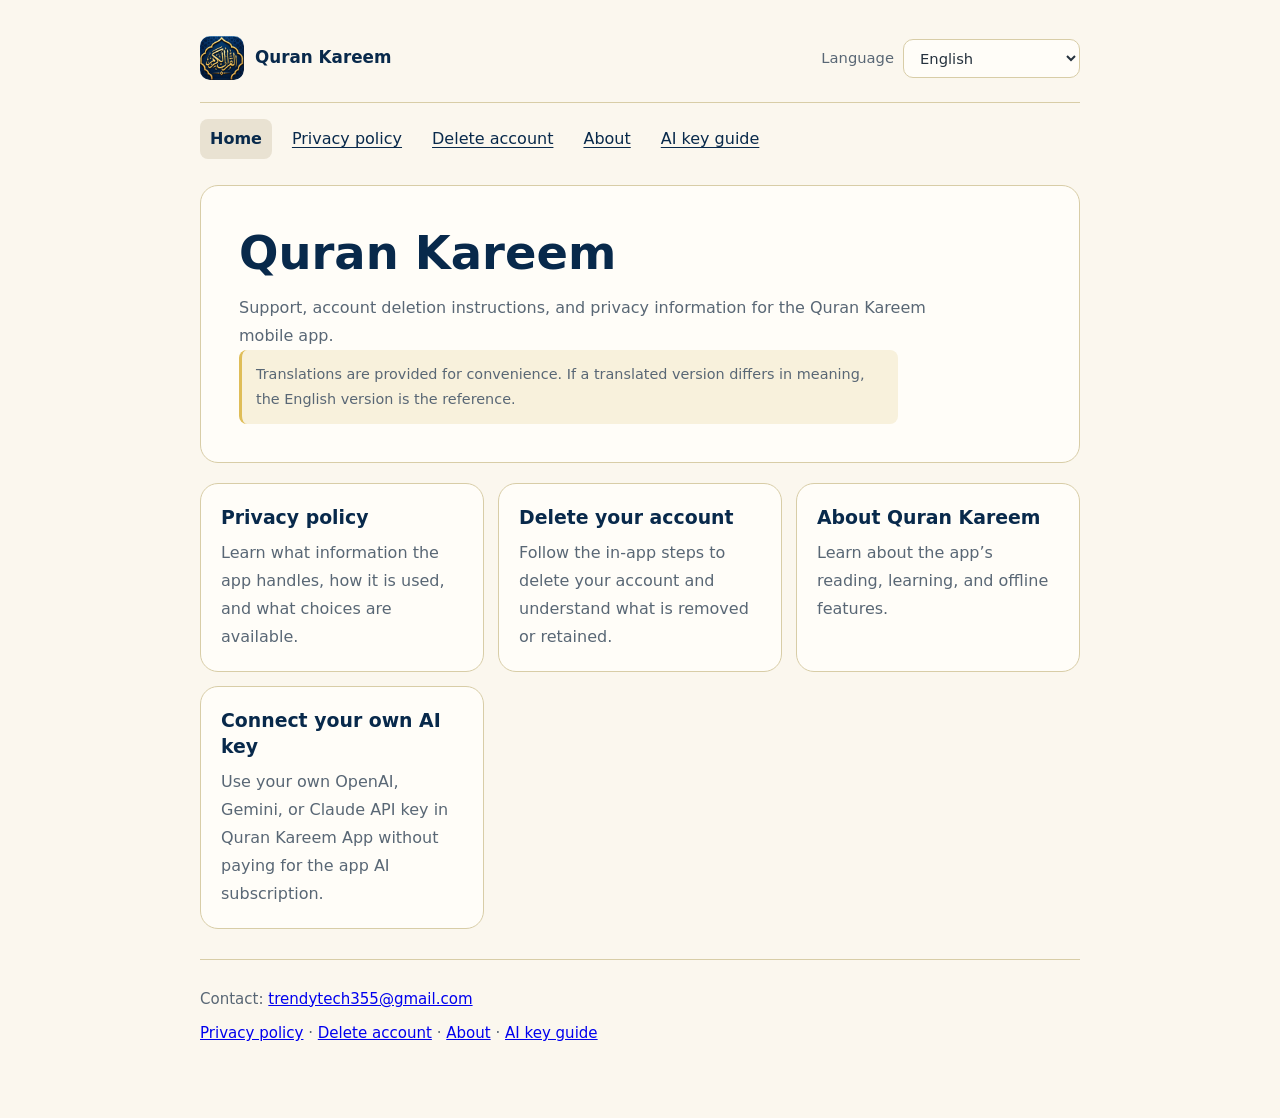
<file: site/apps/qurankareem/index.html>
<!doctype html>
<html lang="en">
<head>
  <meta charset="utf-8">
  <meta name="viewport" content="width=device-width, initial-scale=1">
  <meta name="description" content="Quran Kareem app information, privacy policy, and account deletion instructions.">
  <meta name="theme-color" content="#08294b">
  <title>Quran Kareem</title>
  <link rel="stylesheet" href="./site.css">
  <link rel="stylesheet" href="./site-extra.css">
  <script defer src="./guide-translations.js"></script>
  <script defer src="./site.js"></script>
</head>
<body><main id="app" class="wrap" aria-live="polite"></main></body>
</html>
</file>
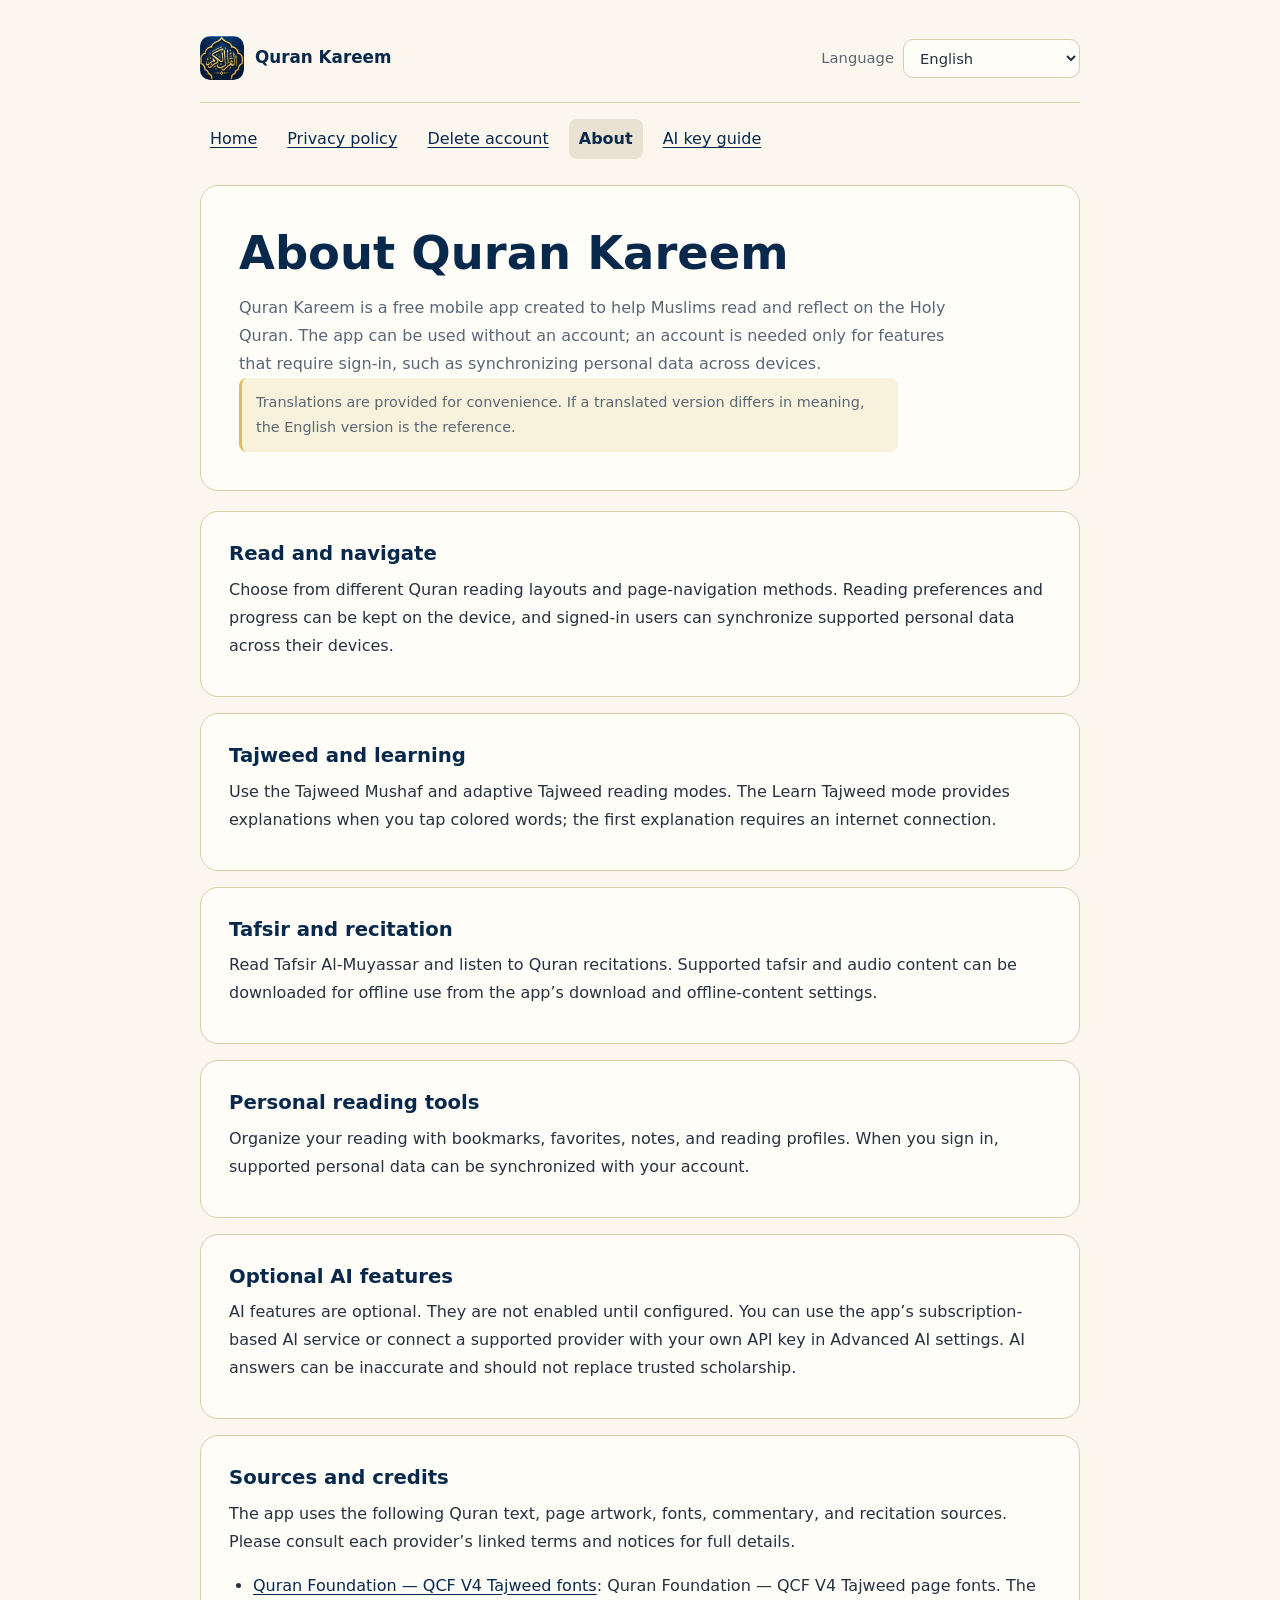
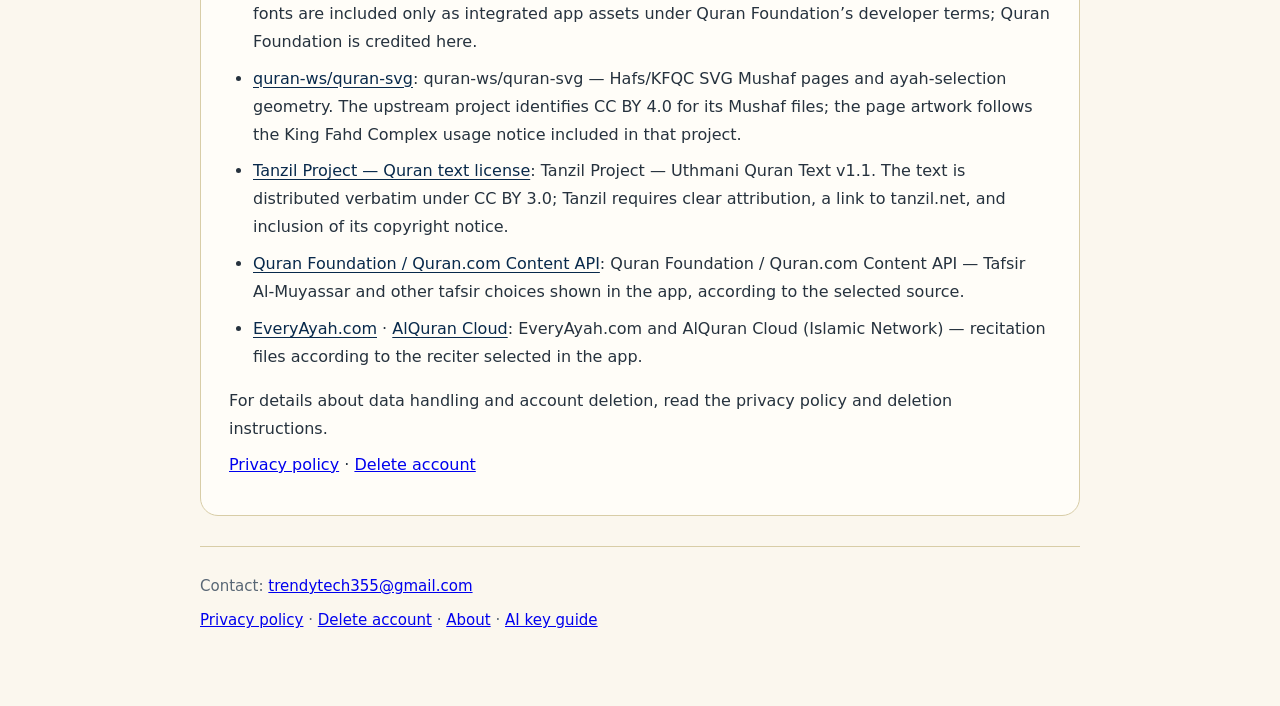
<file: site/apps/qurankareem/about/index.html>
<!doctype html>
<html lang="en">
<head>
  <meta charset="utf-8">
  <meta name="viewport" content="width=device-width, initial-scale=1">
  <meta name="description" content="About Quran Kareem, its reading and learning features, and its content sources.">
  <meta name="theme-color" content="#08294b">
  <title>Quran Kareem — About</title>
  <link rel="stylesheet" href="../site.css">
  <script defer src="../site.js"></script>
</head>
<body><main id="app" class="wrap" aria-live="polite"></main></body>
</html>
</file>
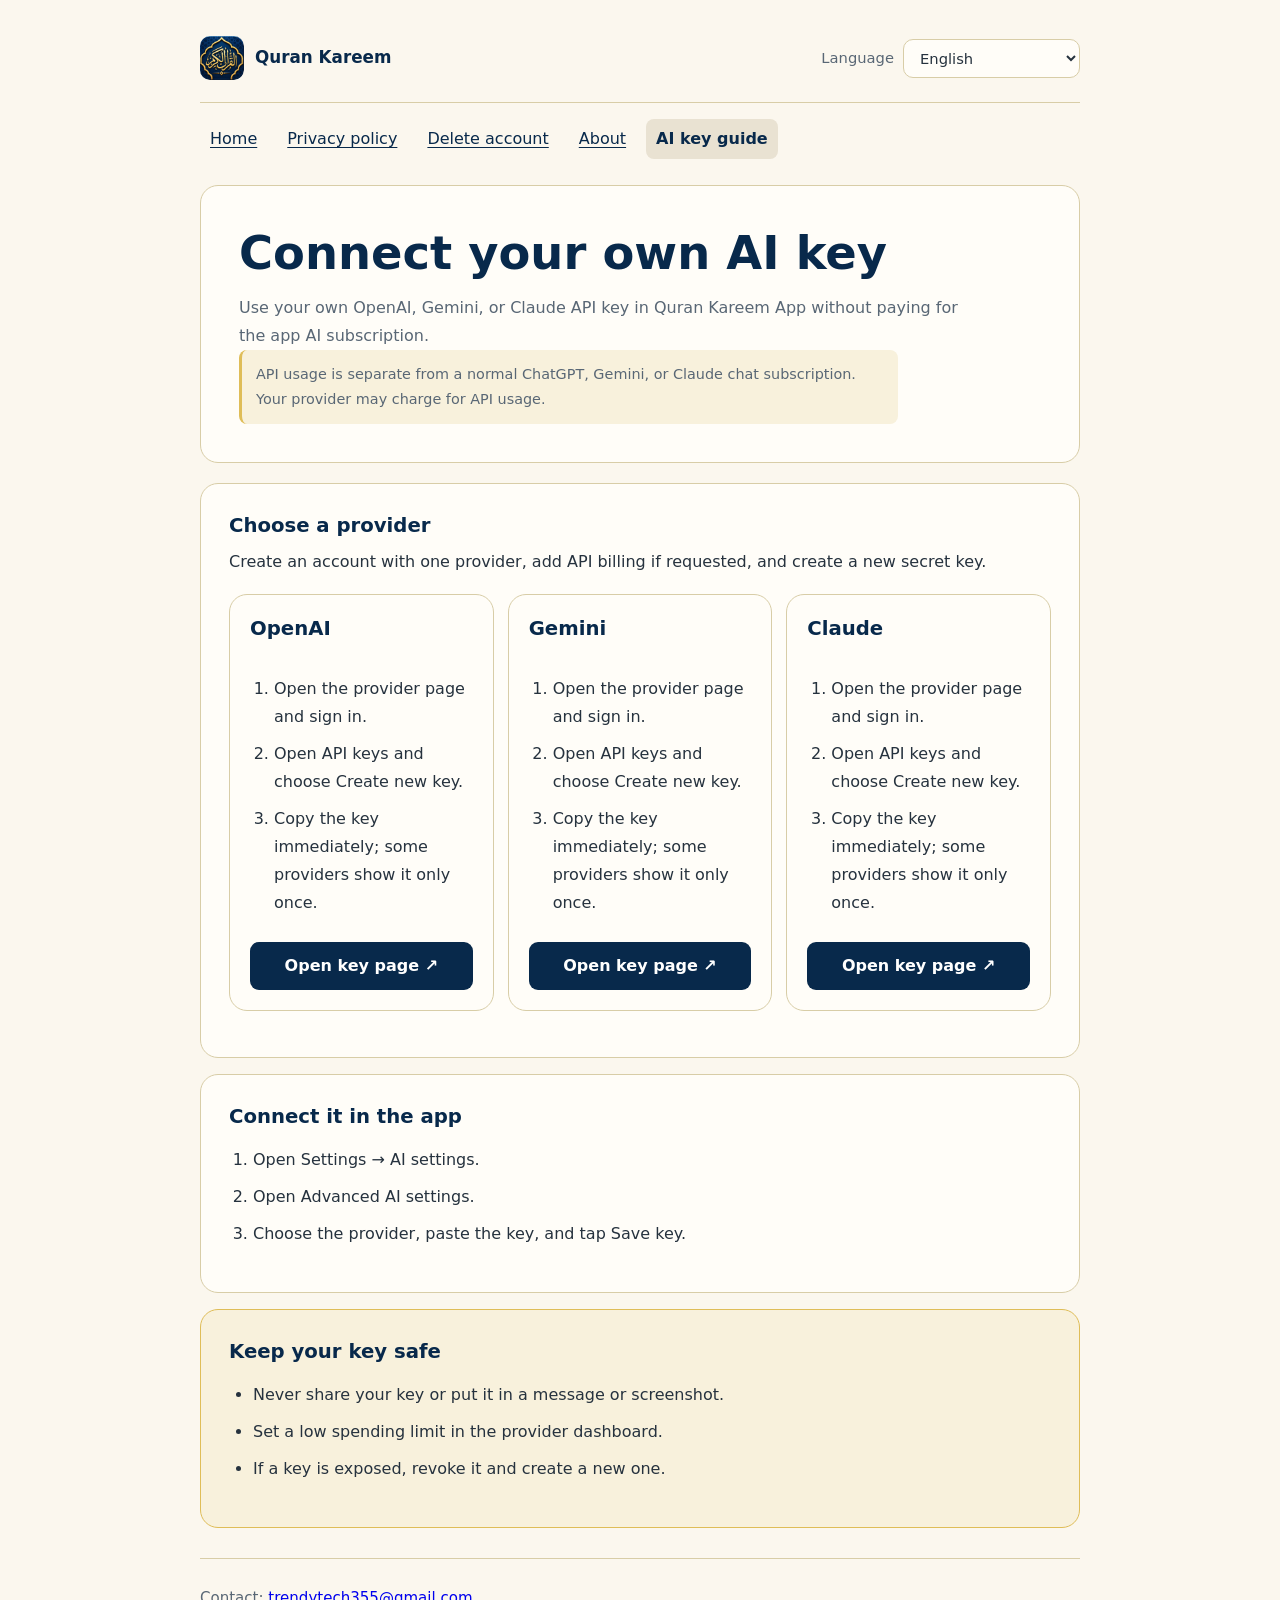
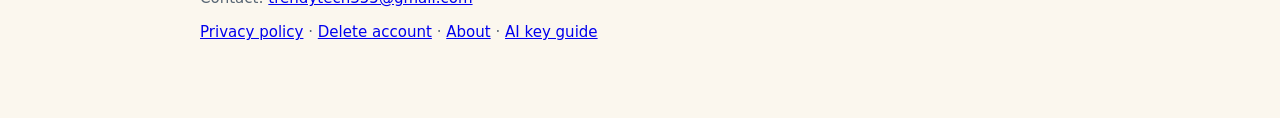
<file: site/apps/qurankareem/ai-guide/index.html>
<!doctype html>
<html lang="en">
<head>
  <meta charset="utf-8">
  <meta name="viewport" content="width=device-width, initial-scale=1">
  <meta name="description" content="Learn how to connect your own OpenAI, Gemini, or Claude API key to Quran Kareem.">
  <meta name="theme-color" content="#08294b">
  <link rel="canonical" href="https://trendytech.info/apps/qurankareem/ai-guide/">
  <title>Quran Kareem — AI key guide</title>
  <link rel="stylesheet" href="../site.css">
  <link rel="stylesheet" href="../site-extra.css">
  <script defer src="../guide-translations.js"></script>
  <script defer src="../site.js"></script>
</head>
<body><main id="app" class="wrap" aria-live="polite"></main></body>
</html>
</file>
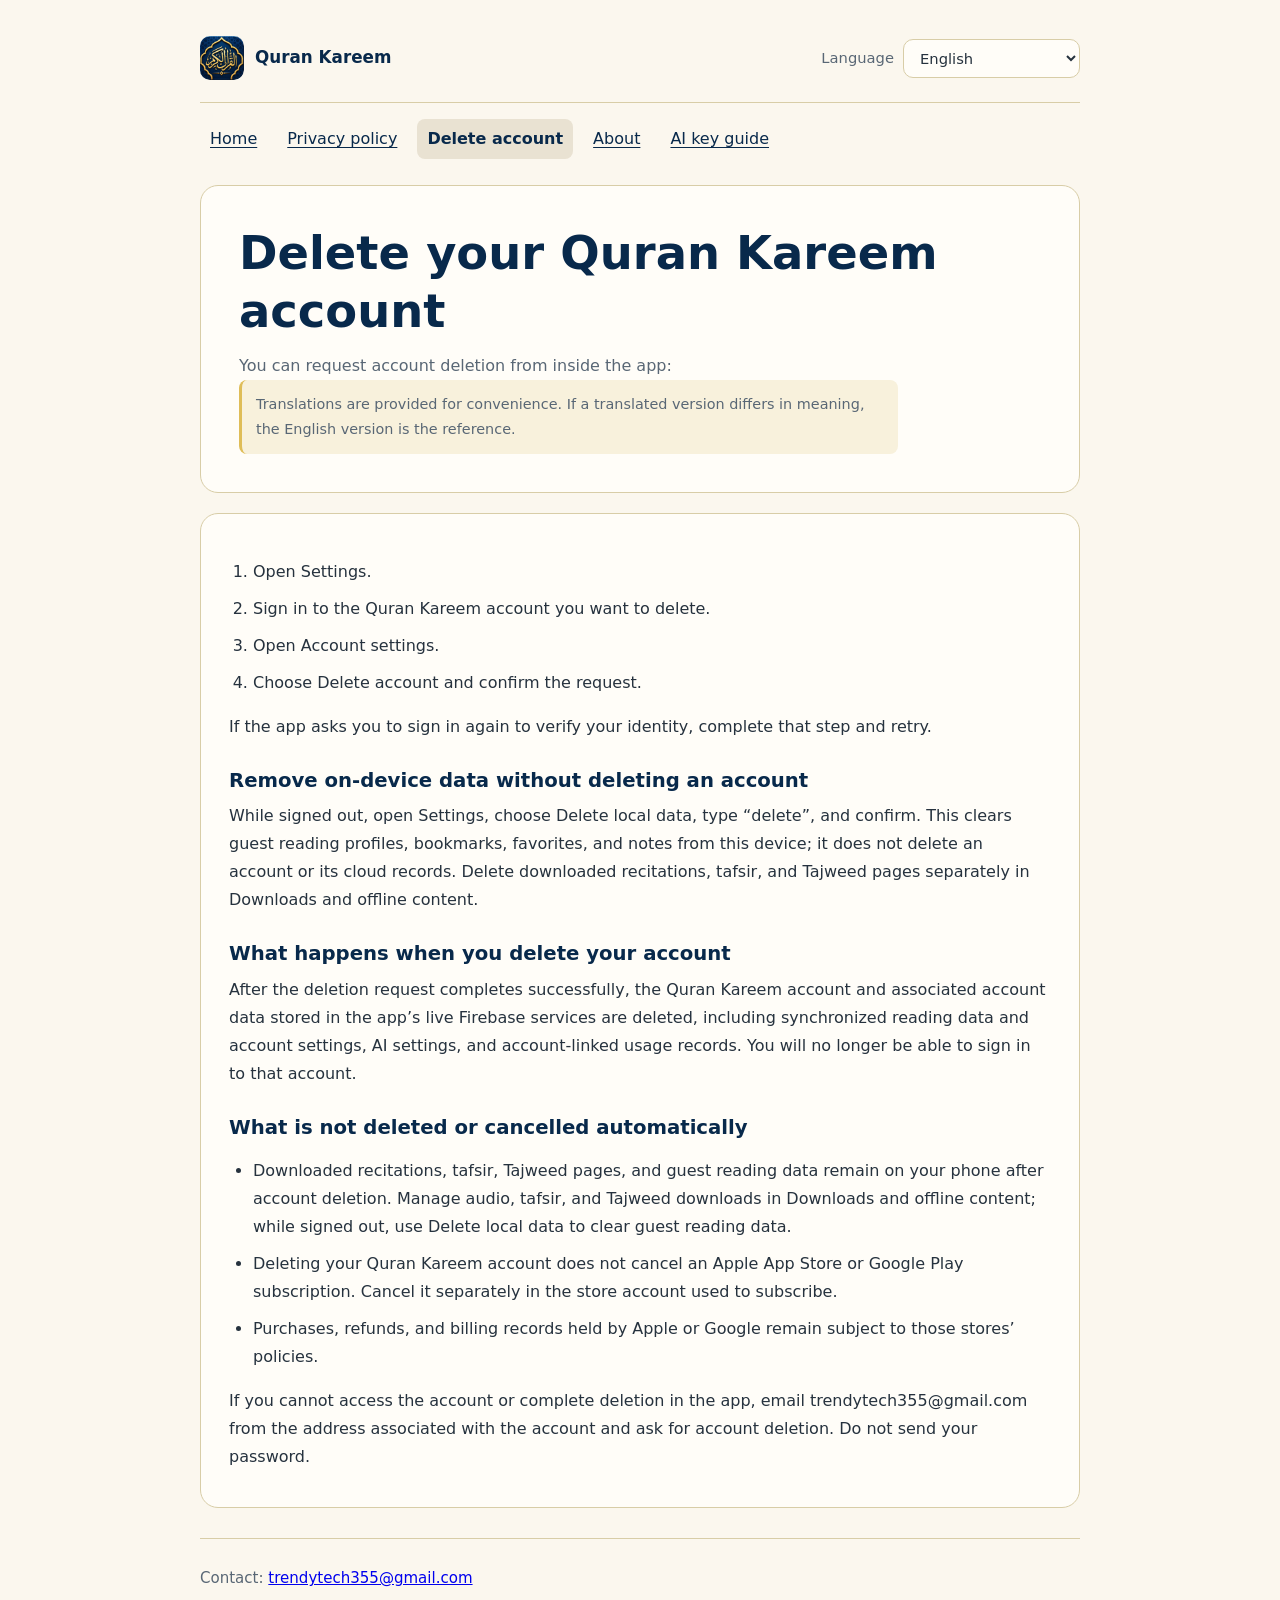
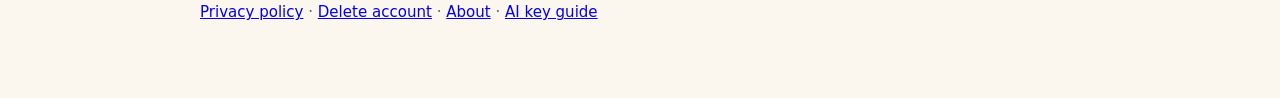
<file: site/apps/qurankareem/delete-account/index.html>
<!doctype html>
<html lang="en">
<head>
  <meta charset="utf-8">
  <meta name="viewport" content="width=device-width, initial-scale=1">
  <meta name="description" content="How to delete your Quran Kareem account and understand what is removed.">
  <meta name="theme-color" content="#08294b">
  <title>Quran Kareem — Delete account</title>
  <link rel="stylesheet" href="../site.css">
  <script defer src="../site.js"></script>
</head>
<body><main id="app" class="wrap" aria-live="polite"></main></body>
</html>
</file>
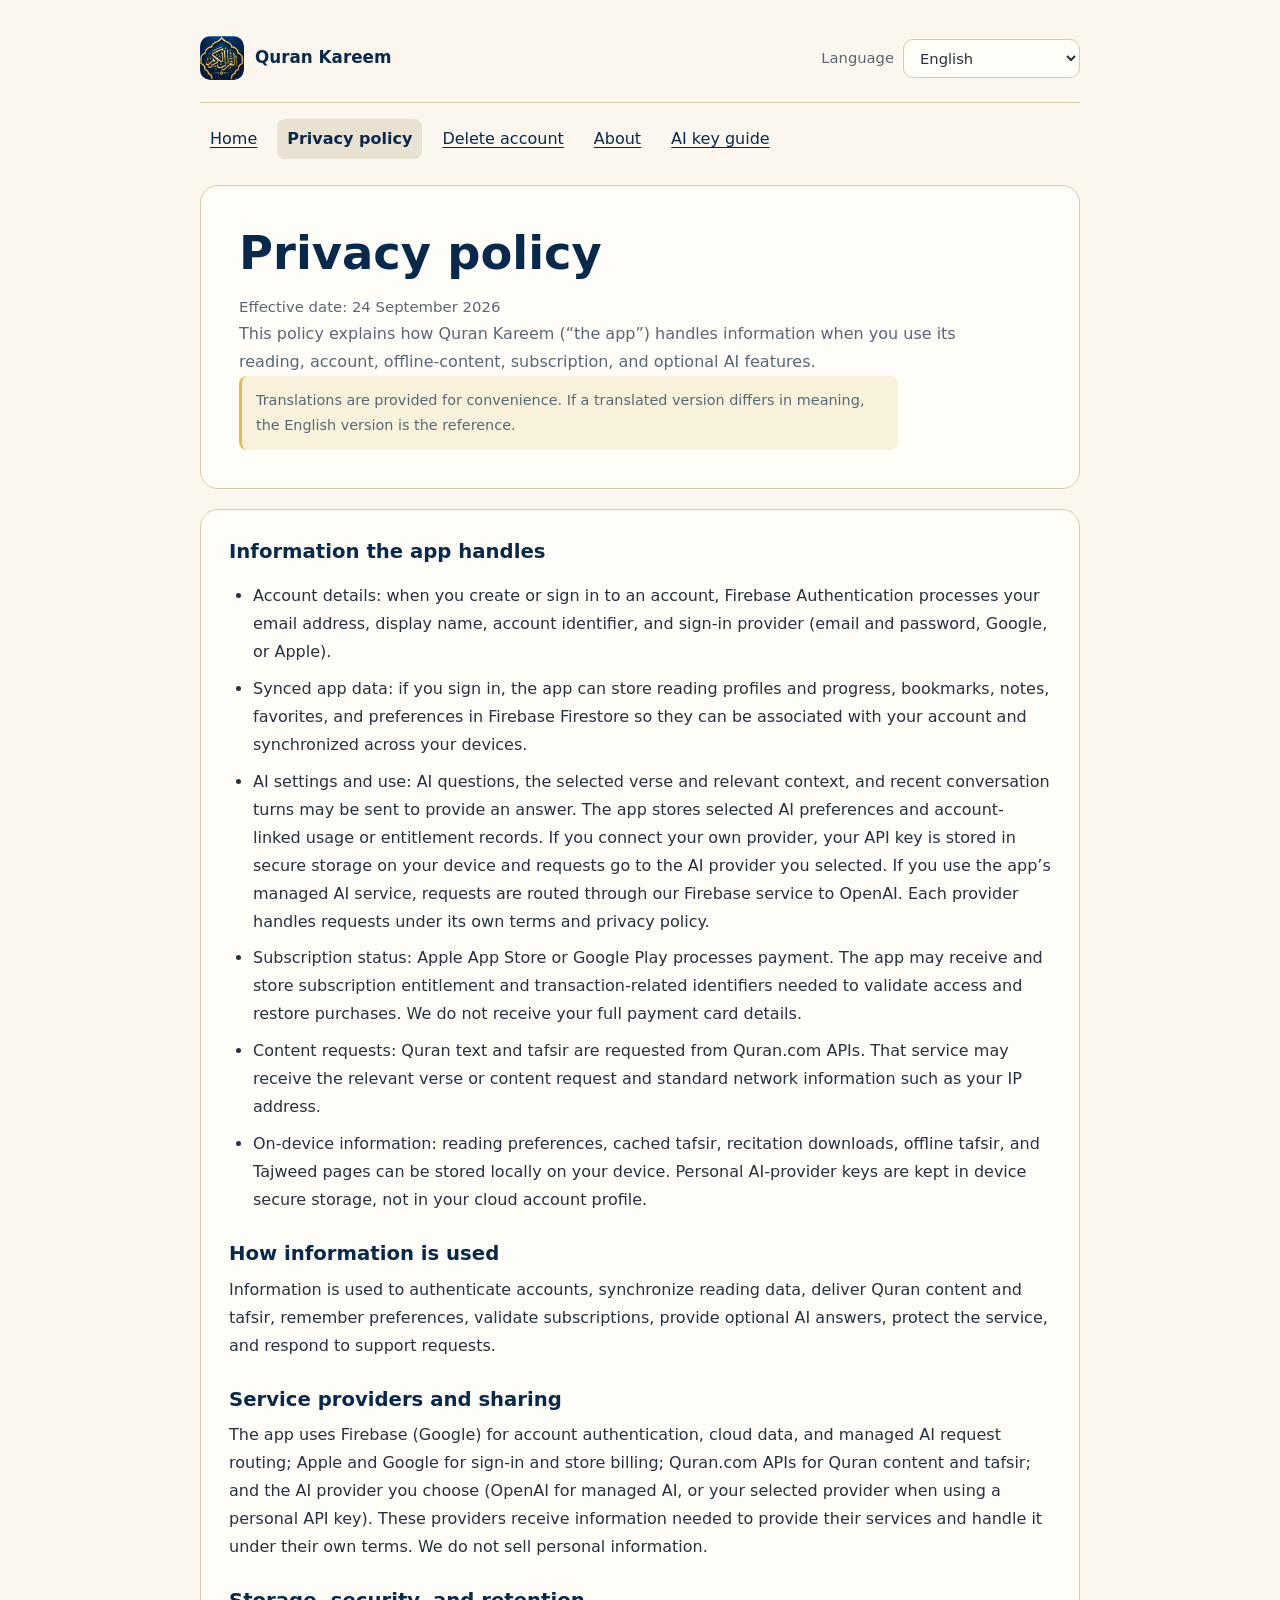
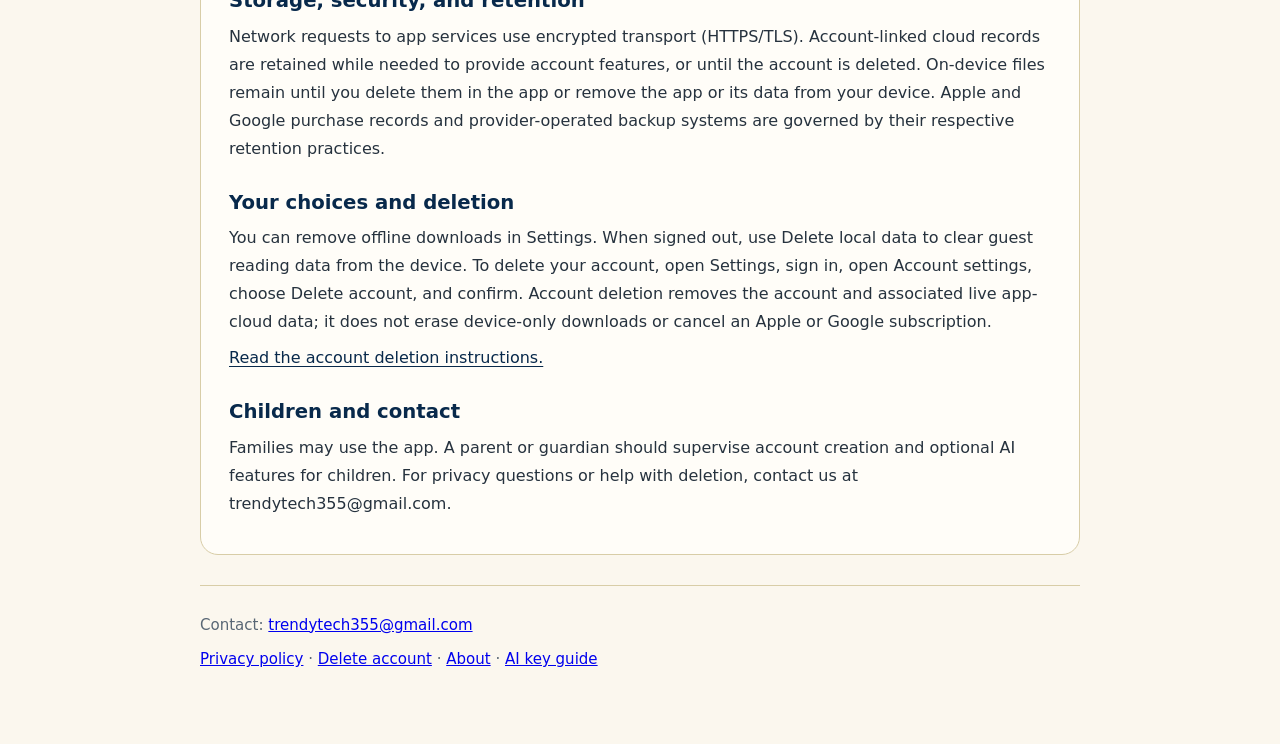
<file: site/apps/qurankareem/privacy/index.html>
<!doctype html>
<html lang="en">
<head>
  <meta charset="utf-8">
  <meta name="viewport" content="width=device-width, initial-scale=1">
  <meta name="description" content="Privacy policy for the Quran Kareem mobile app.">
  <meta name="theme-color" content="#08294b">
  <title>Quran Kareem — Privacy policy</title>
  <link rel="stylesheet" href="../site.css">
  <script defer src="../site.js"></script>
</head>
<body><main id="app" class="wrap" aria-live="polite"></main></body>
</html>
</file>
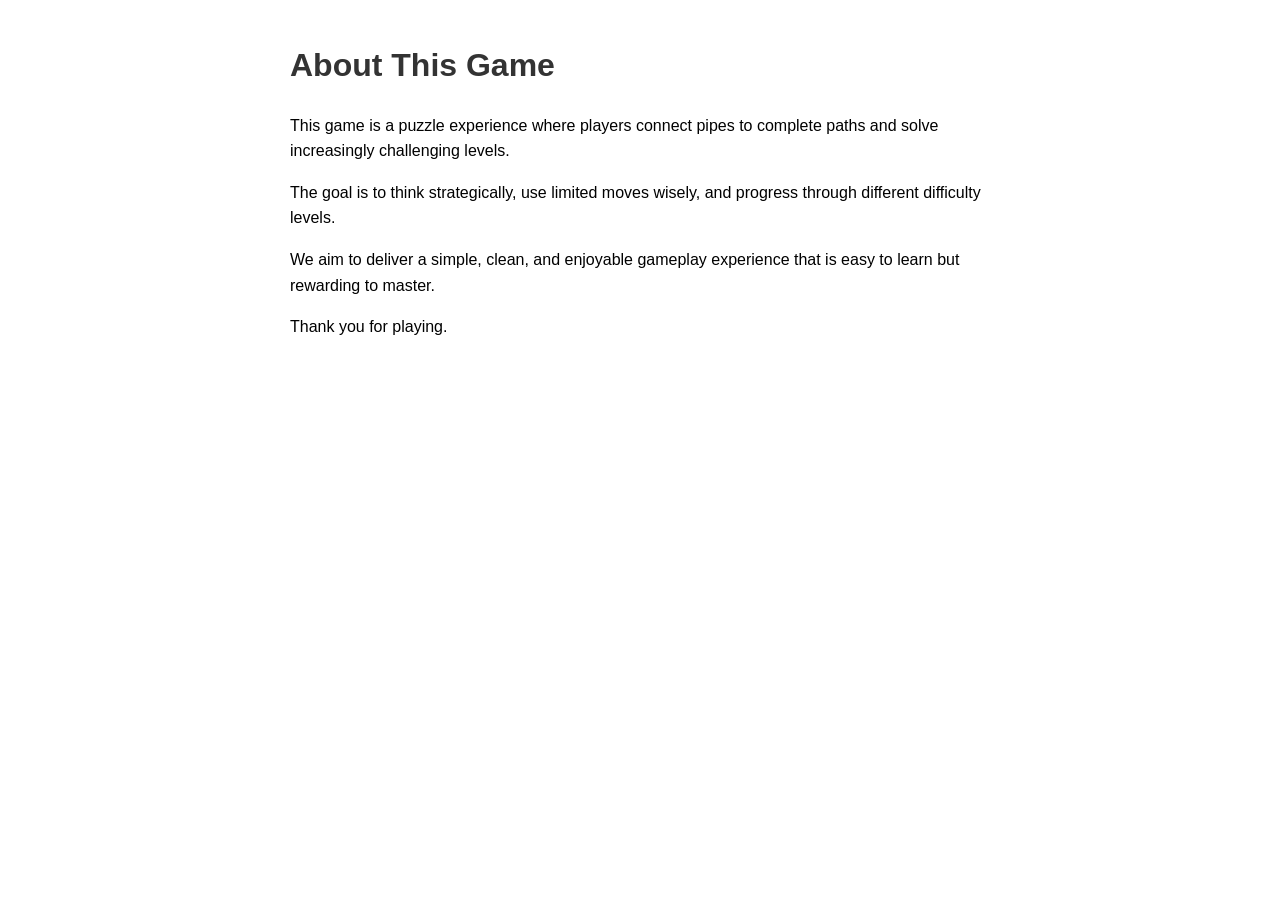
<file: site/PipeCraft/about.html>
<!DOCTYPE html>
<html>
<head>
    <meta charset="UTF-8">
    <title>About - Flow Craft</title>
    <style>
        body { font-family: Arial; max-width: 700px; margin: 40px auto; line-height: 1.6; }
        h1 { color: #333; }
    </style>
</head>
<body>

<h1>About This Game</h1>

<p>
This game is a puzzle experience where players connect pipes to complete paths and solve increasingly challenging levels.
</p>

<p>
The goal is to think strategically, use limited moves wisely, and progress through different difficulty levels.
</p>

<p>
We aim to deliver a simple, clean, and enjoyable gameplay experience that is easy to learn but rewarding to master.
</p>

<p>
Thank you for playing.
</p>

</body>
</html>
</file>
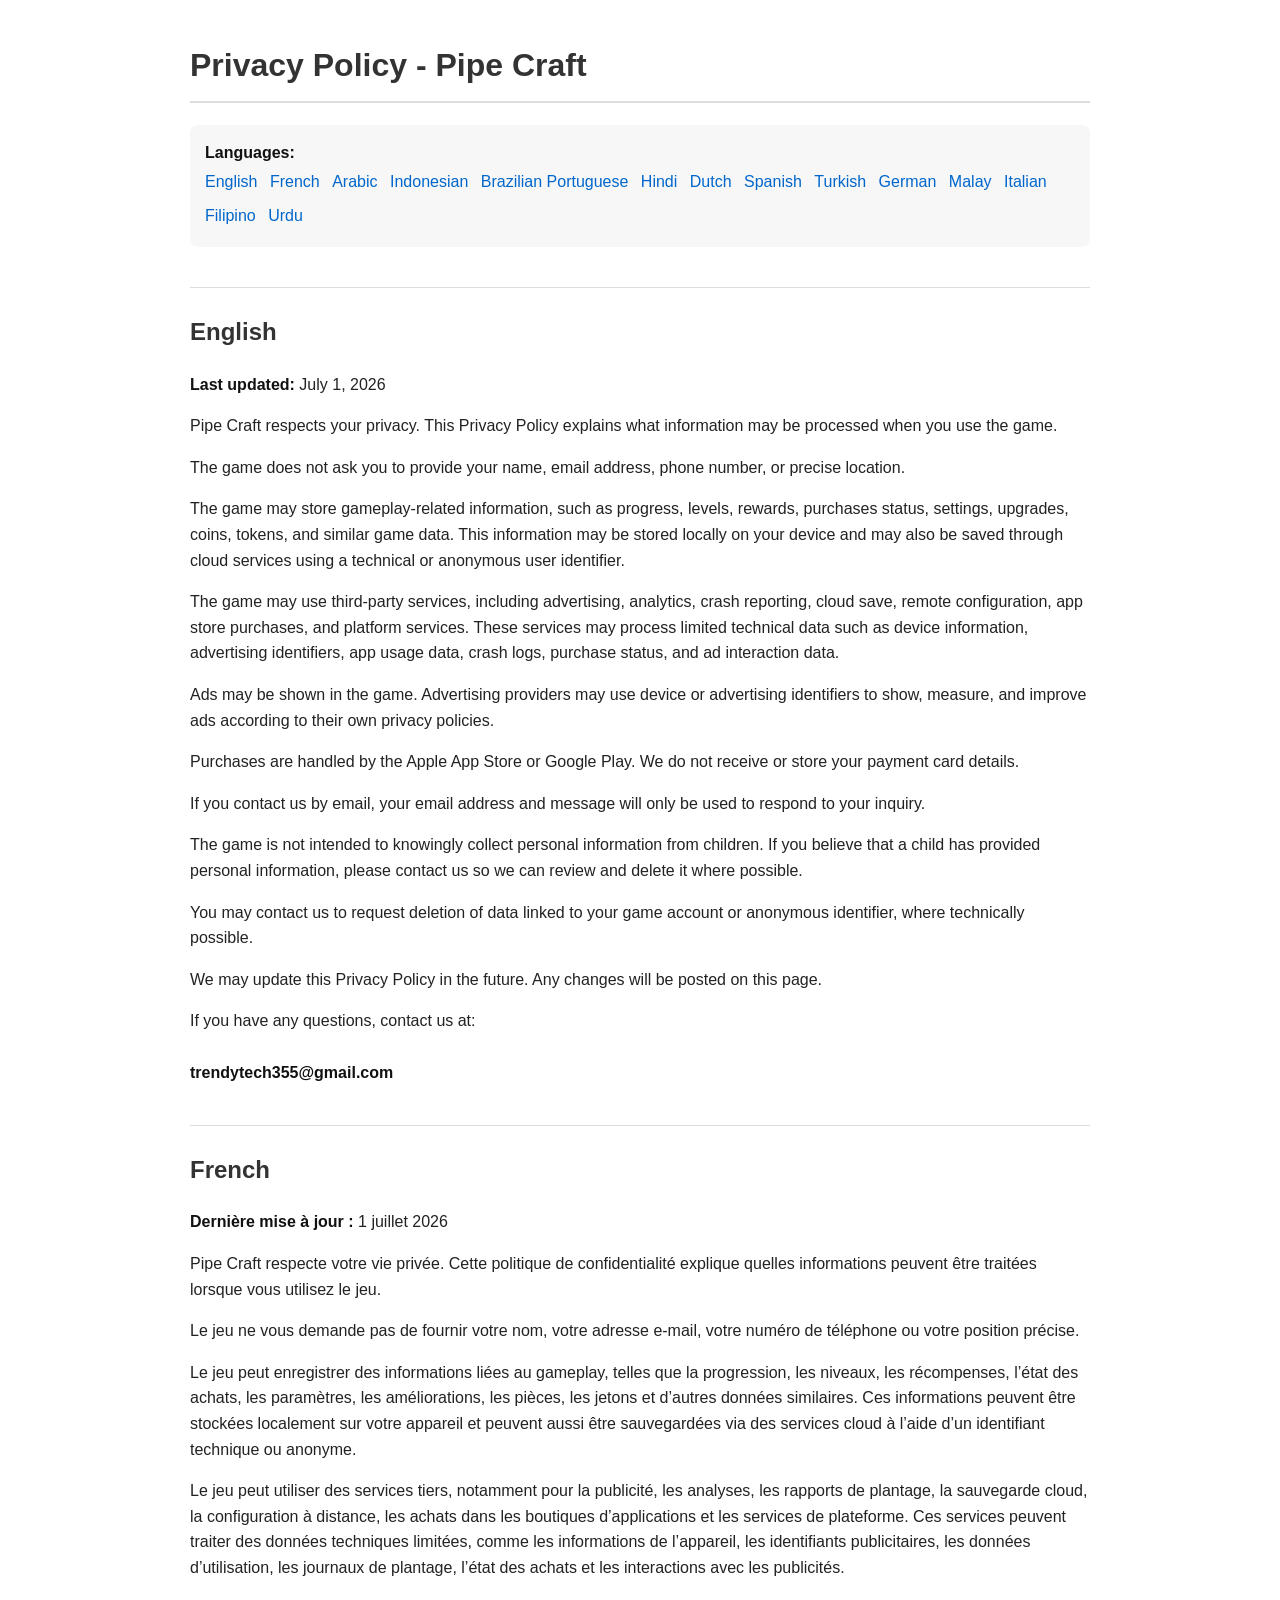
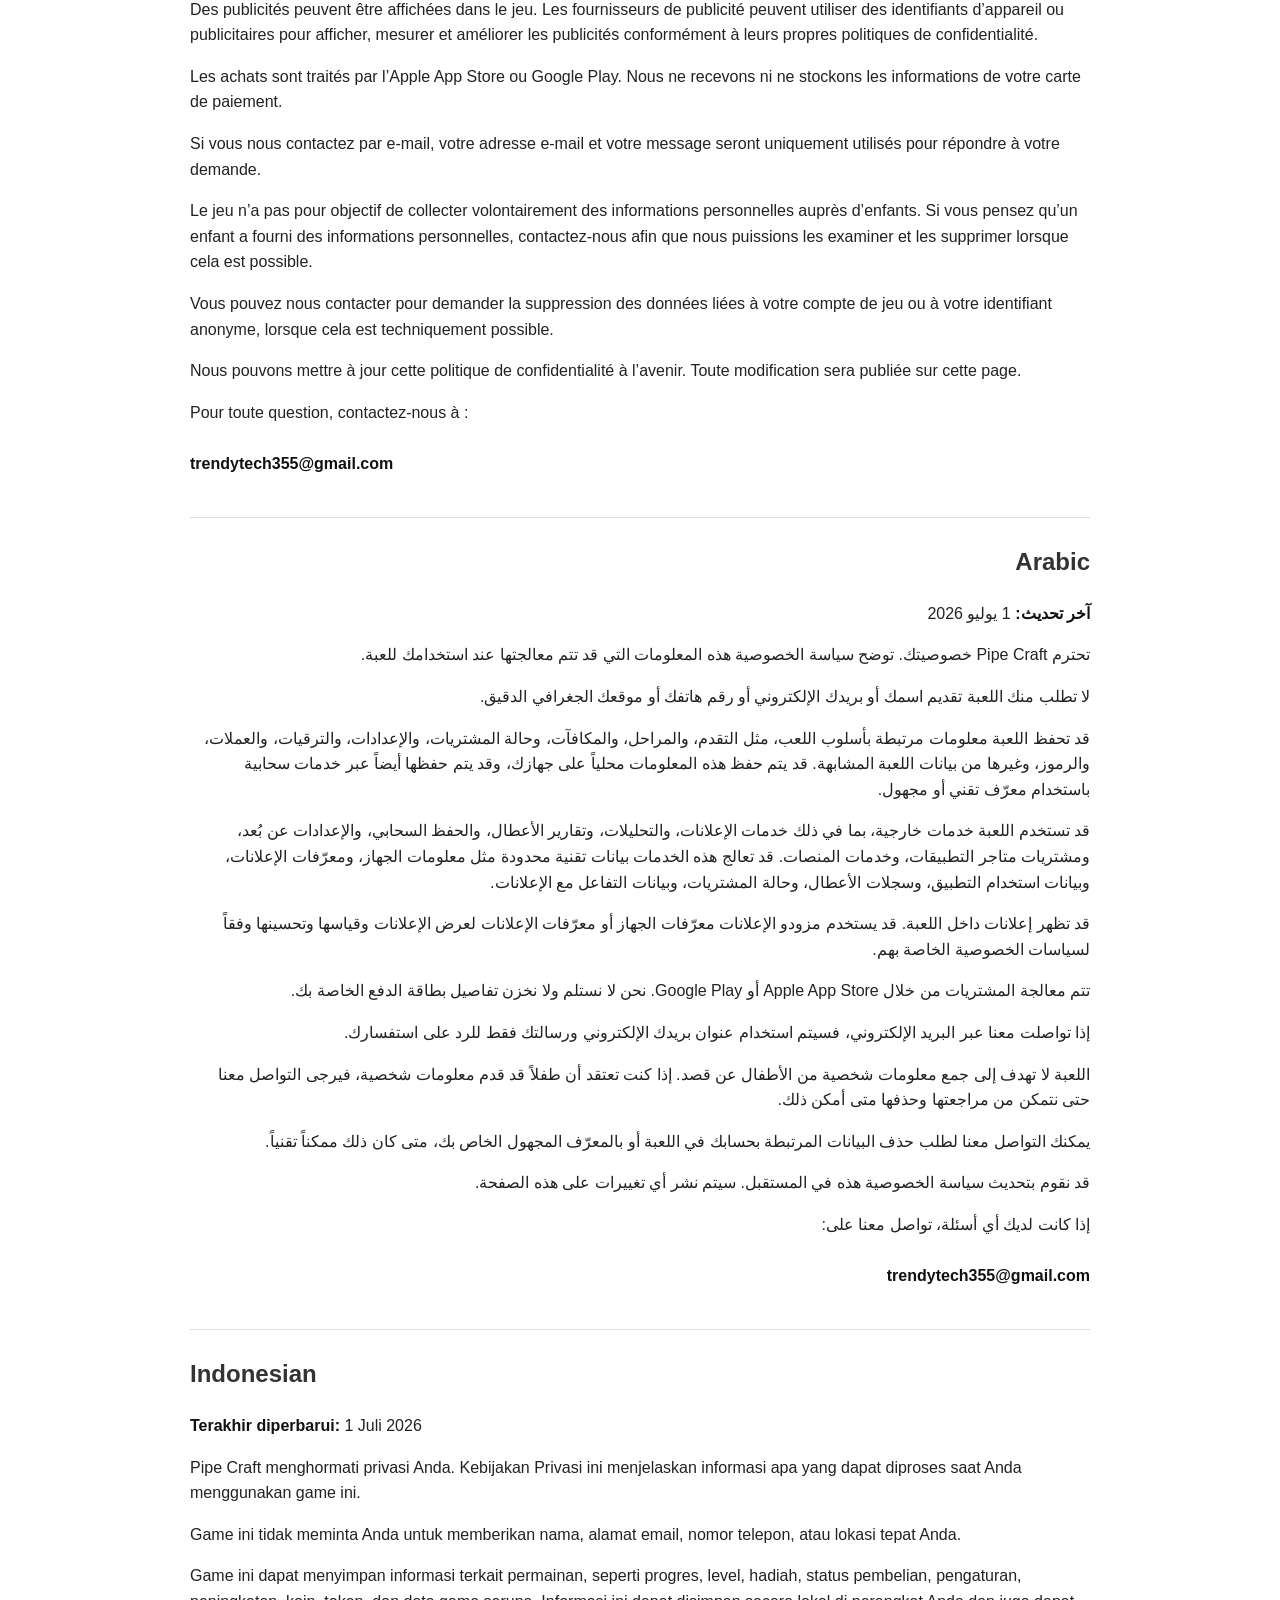
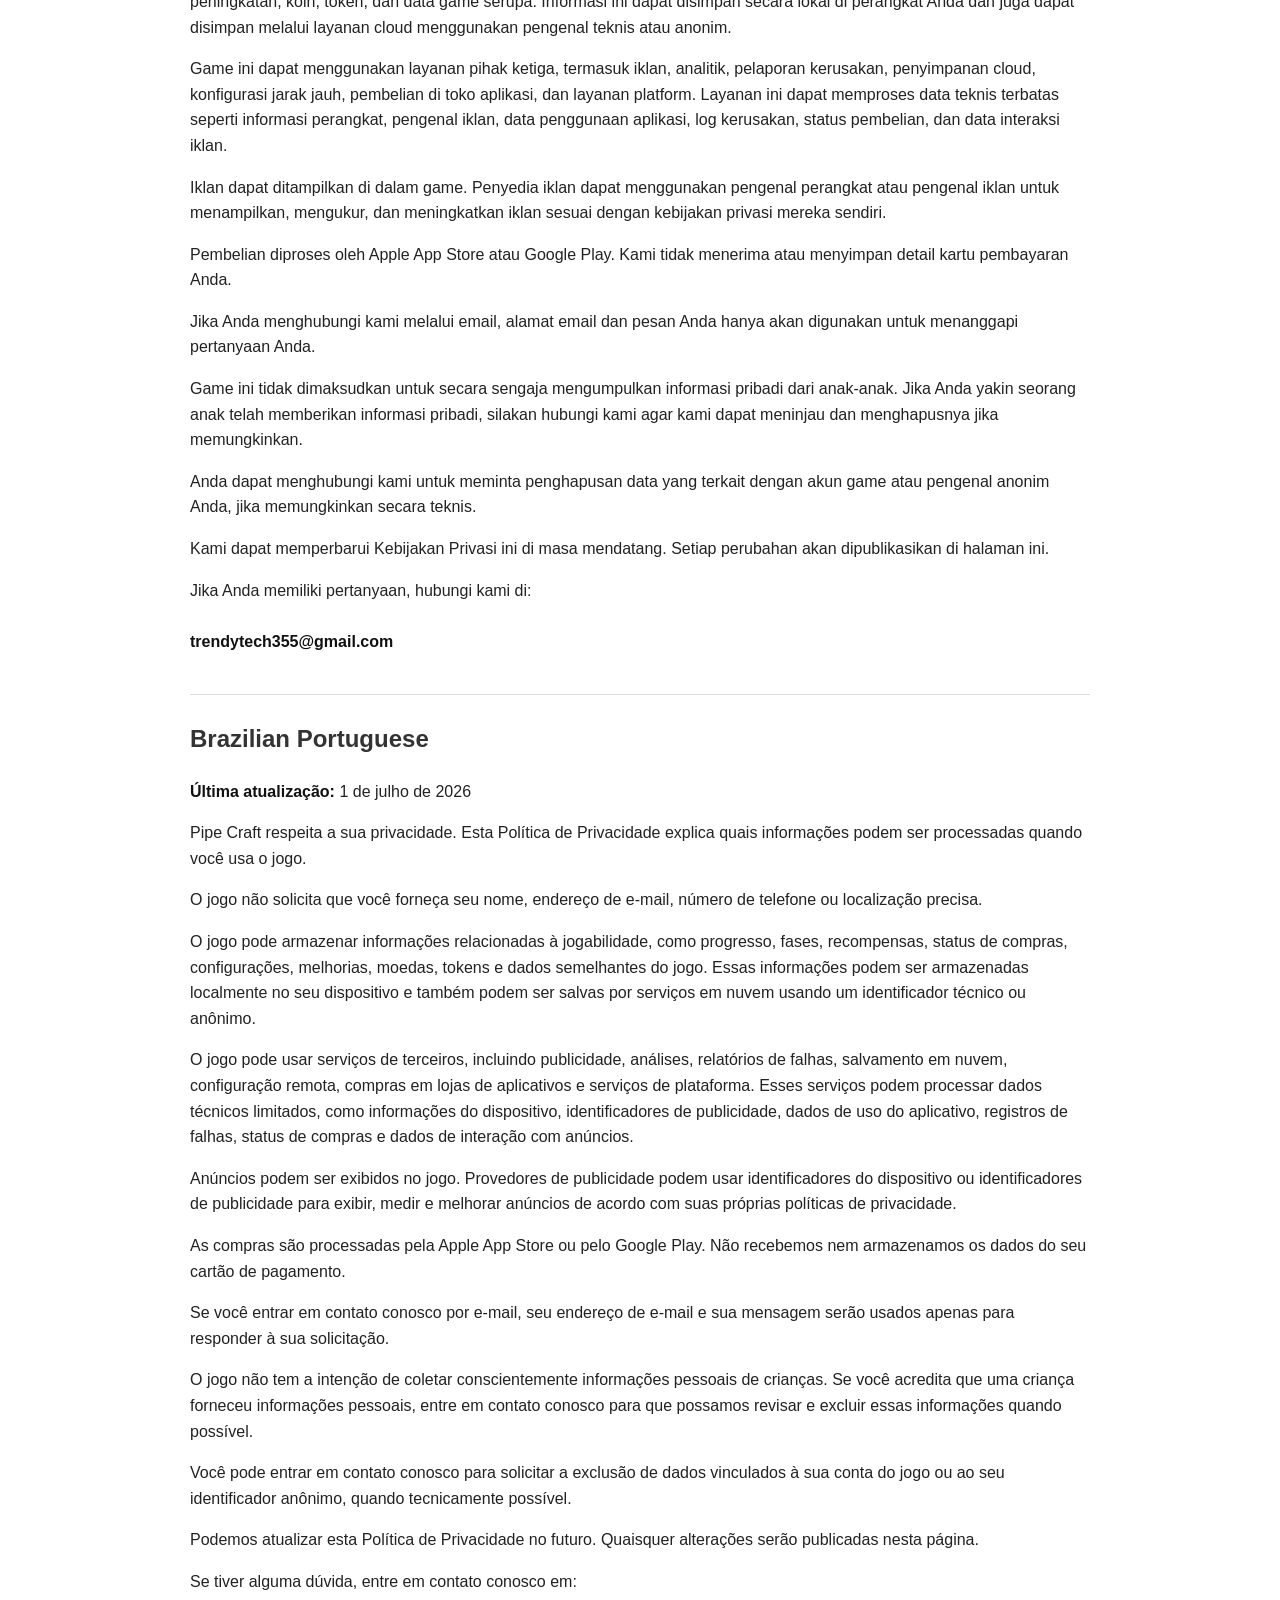
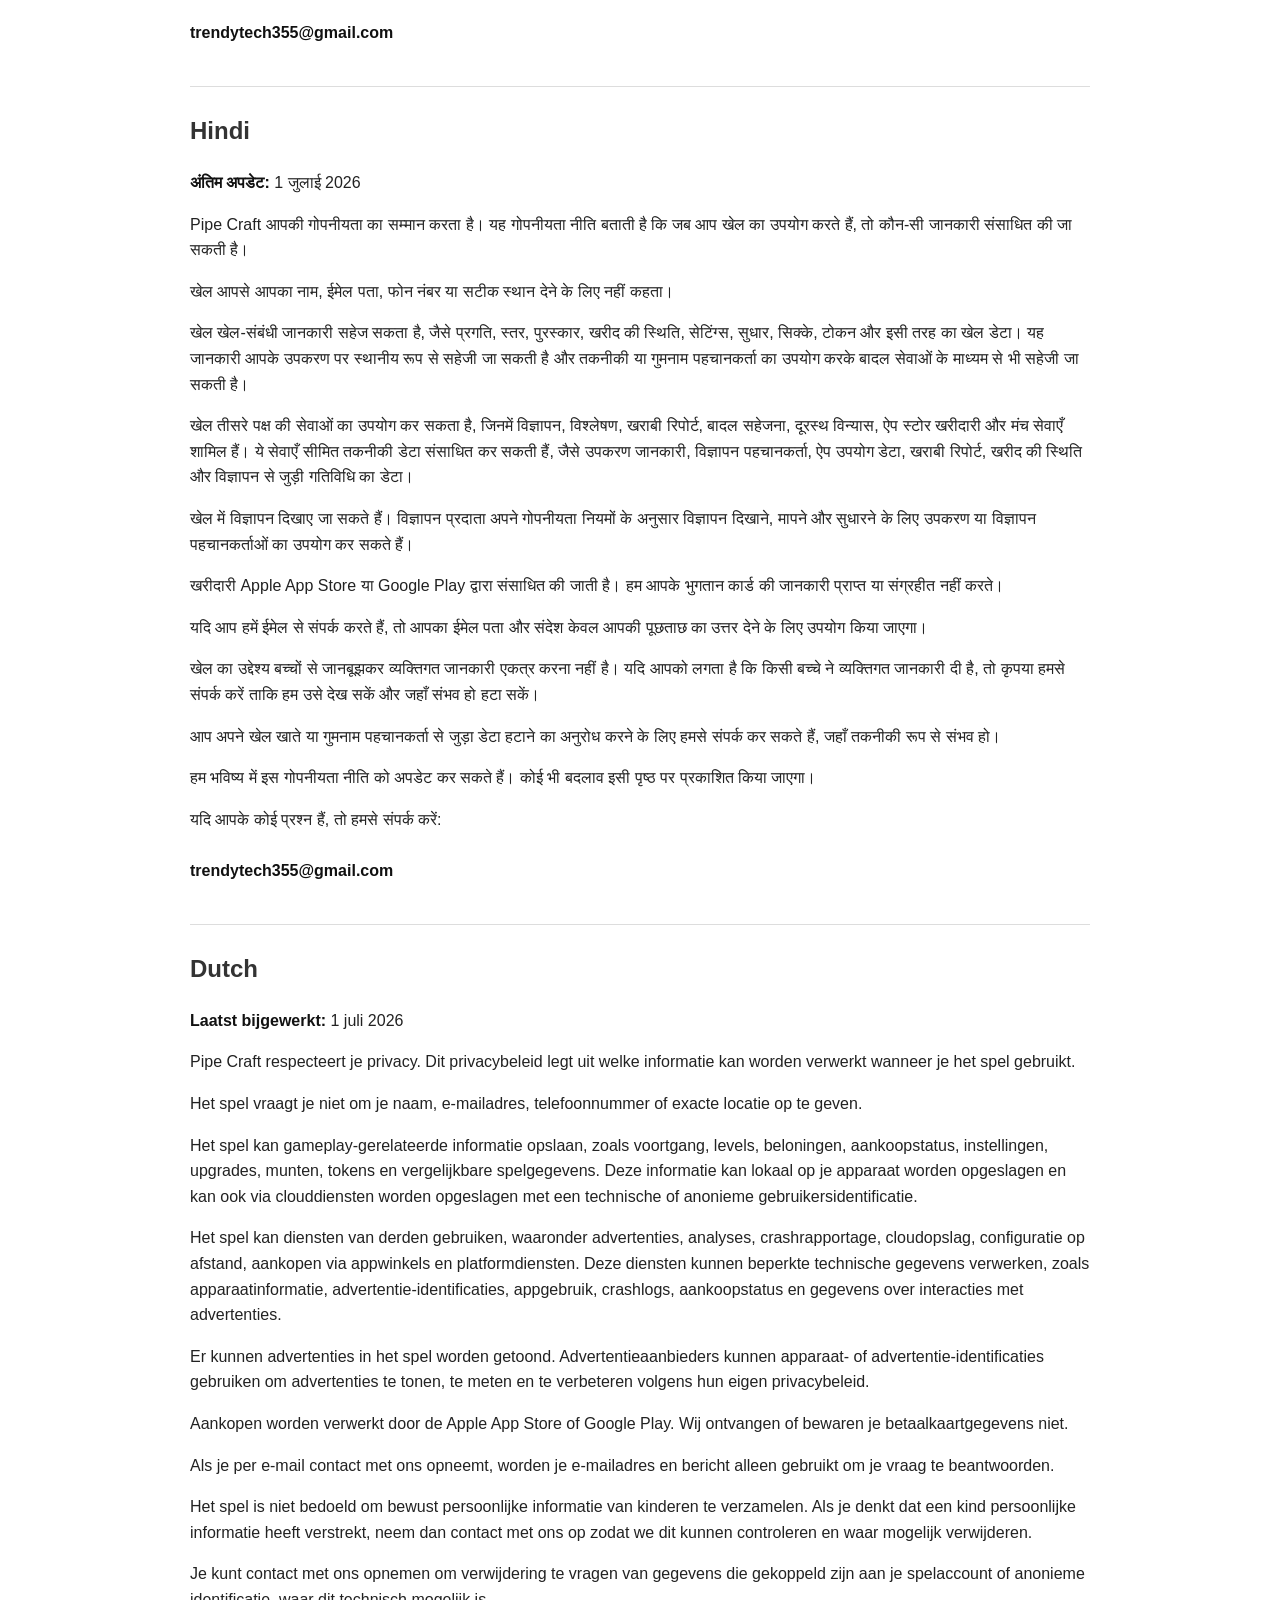
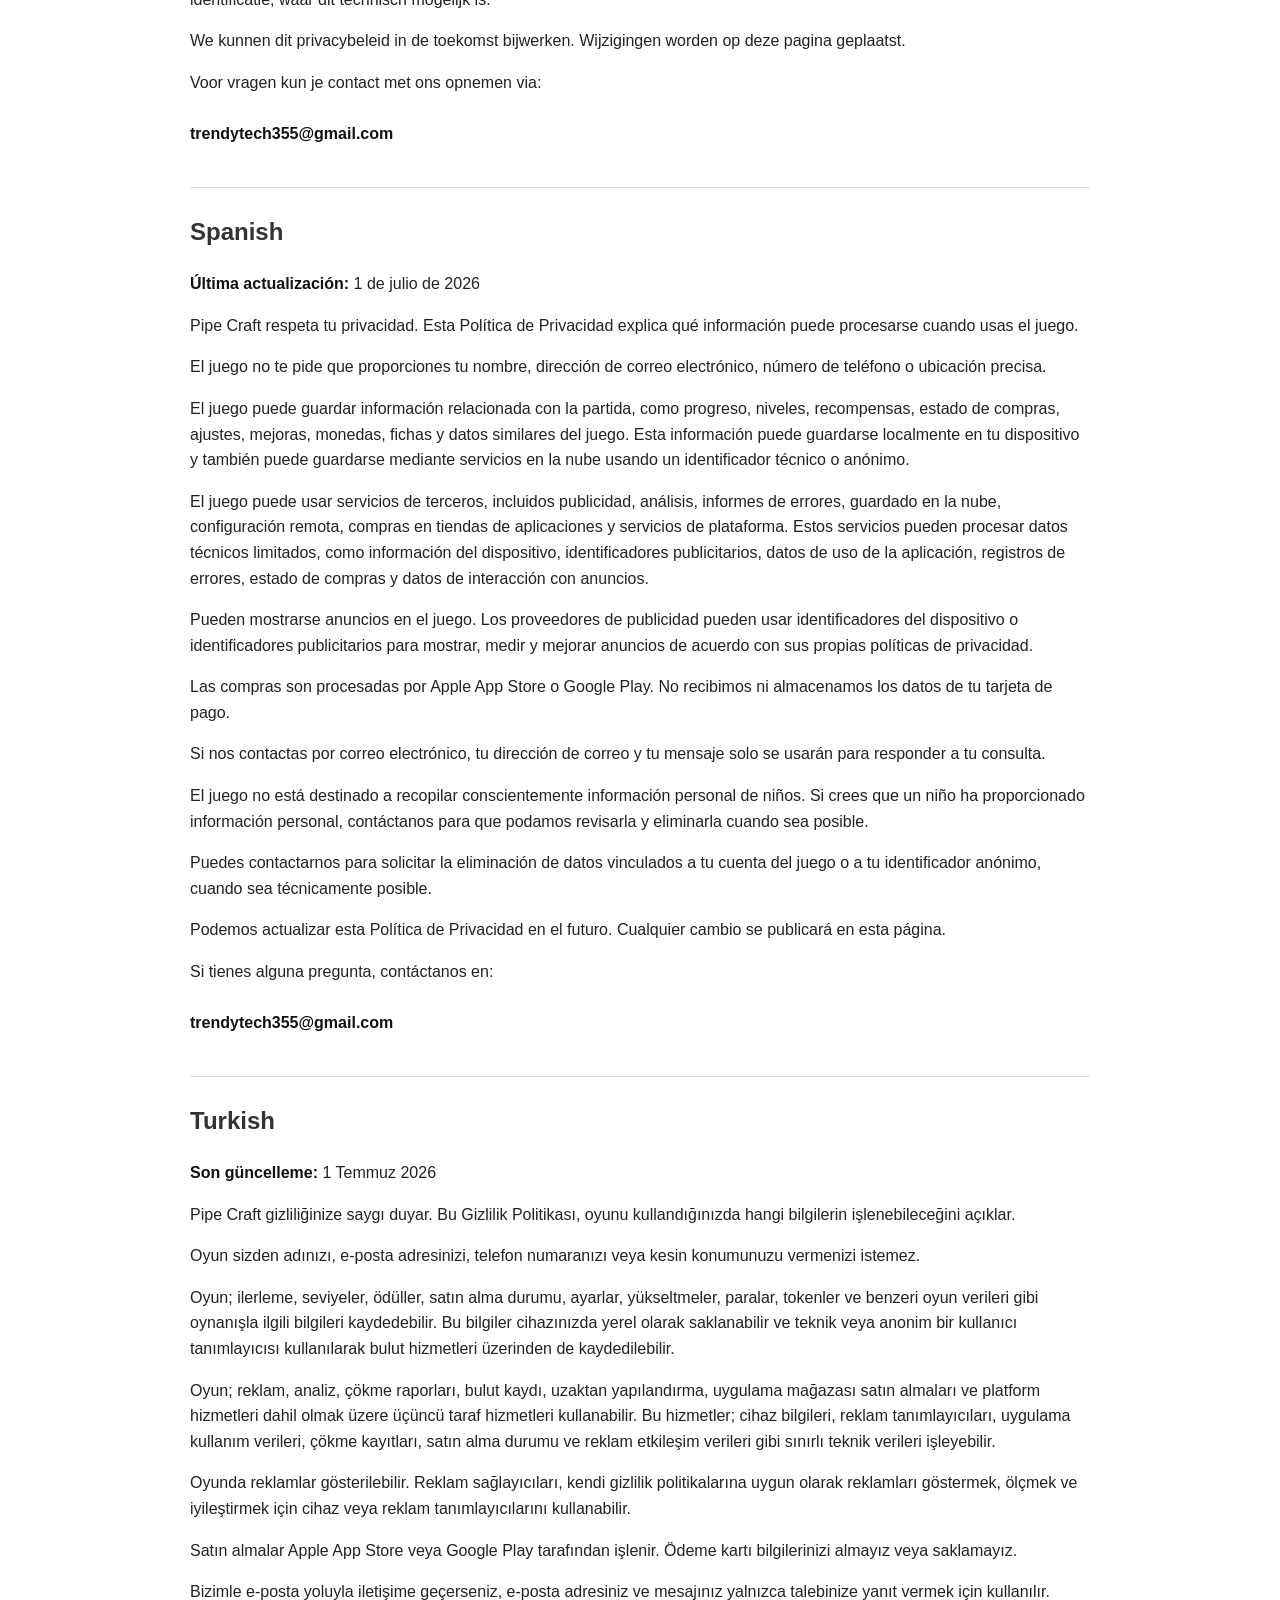
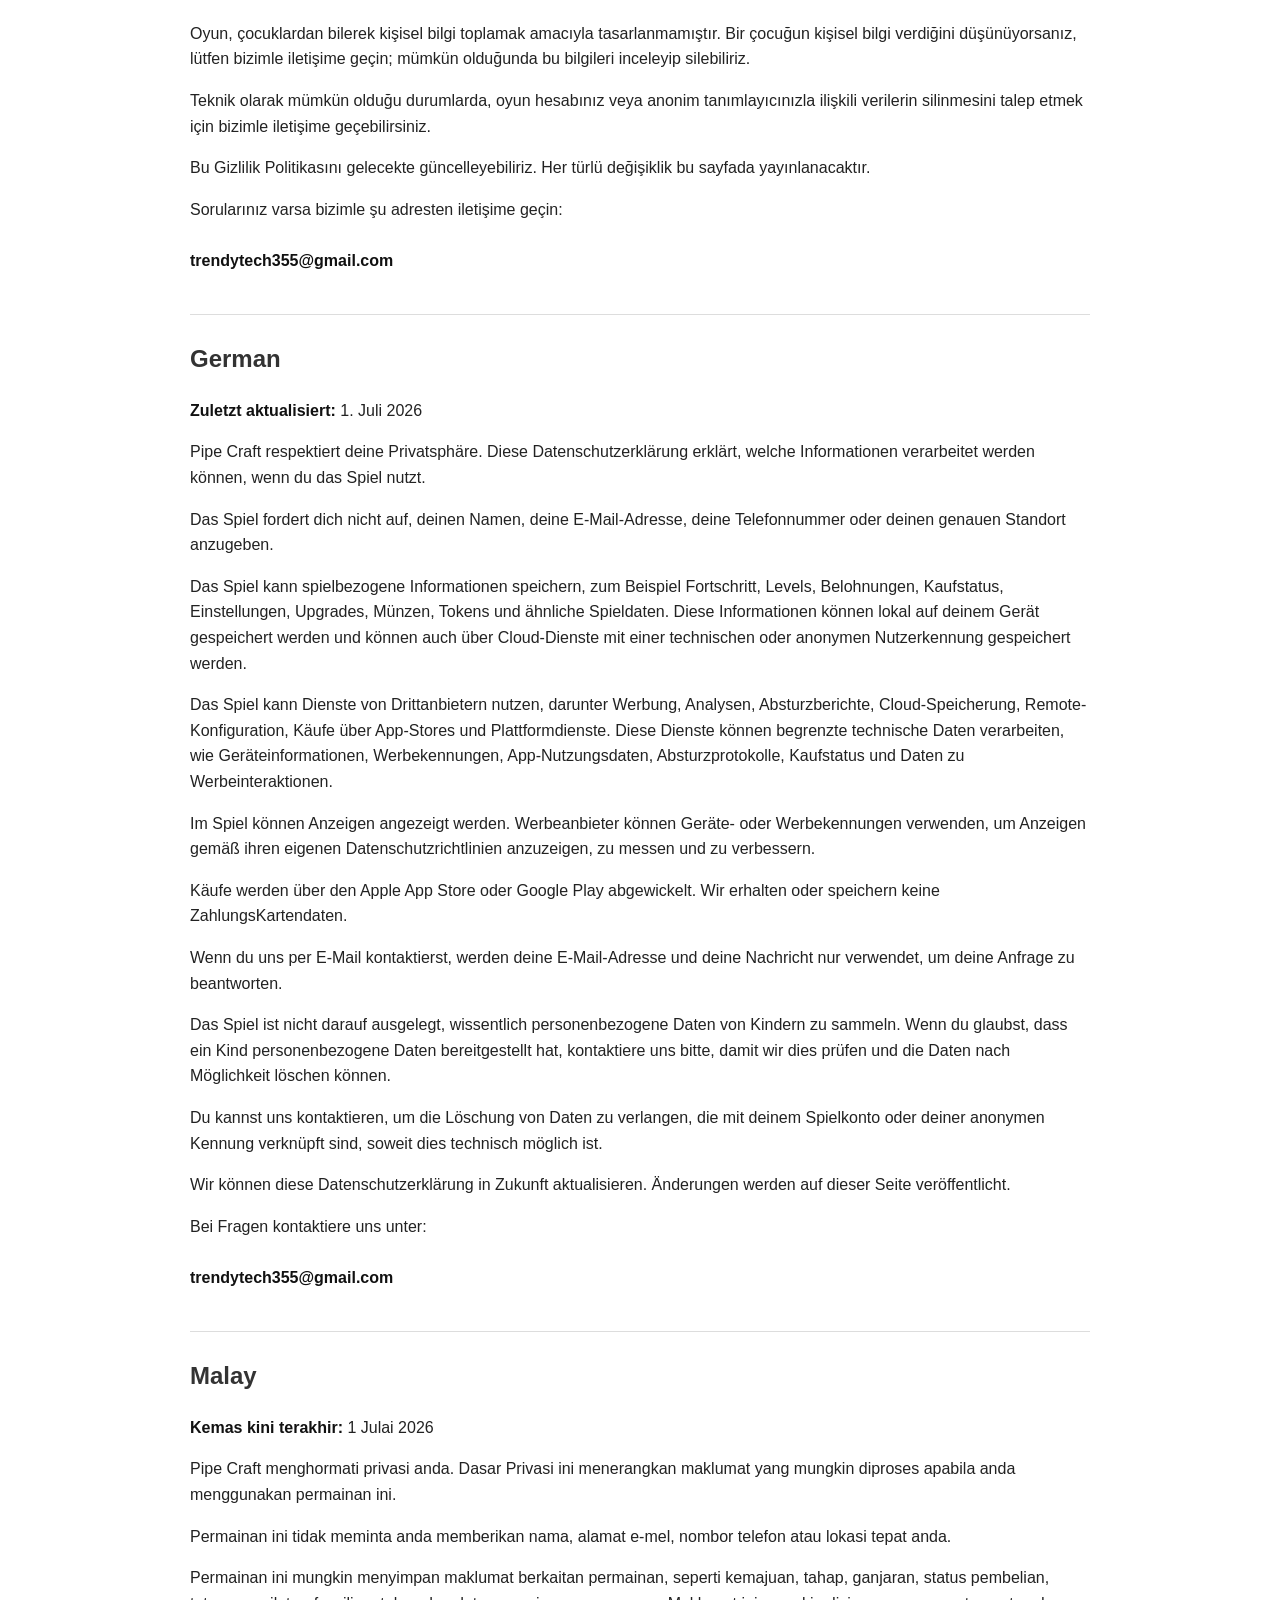
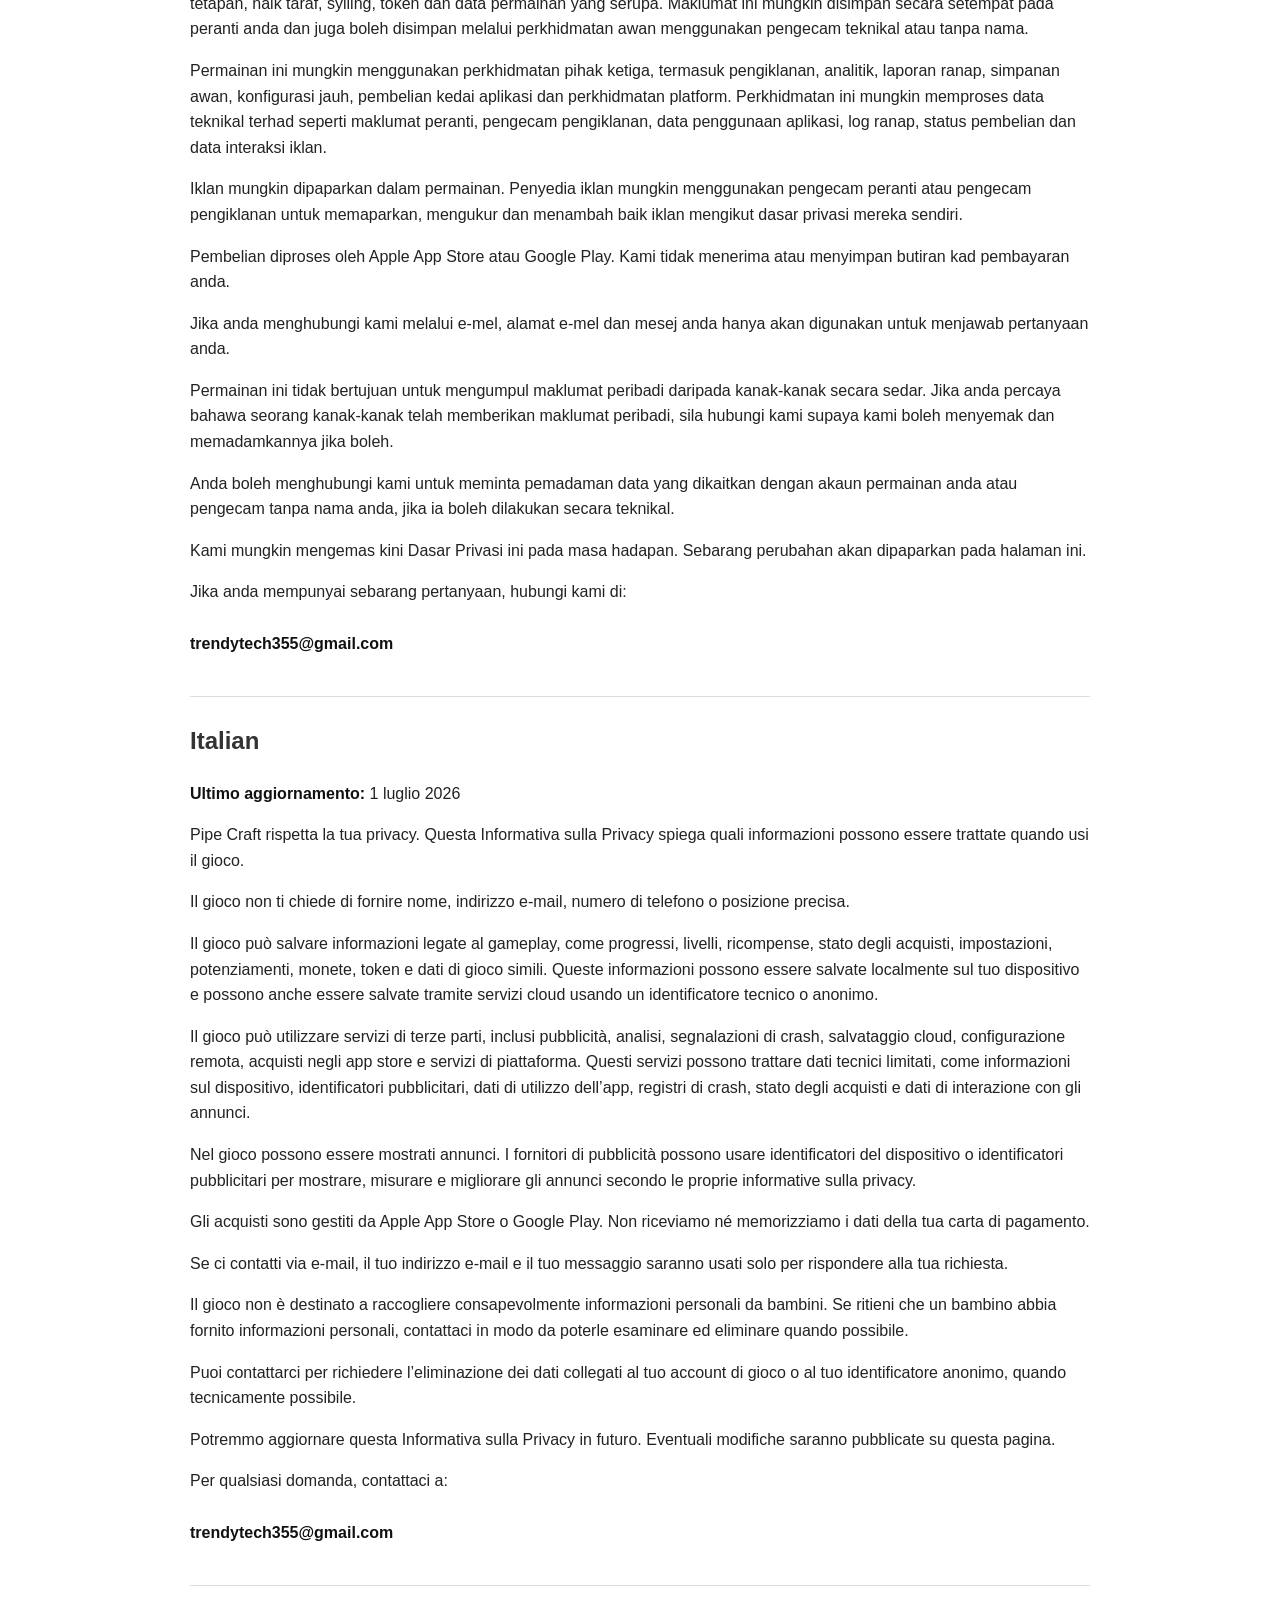
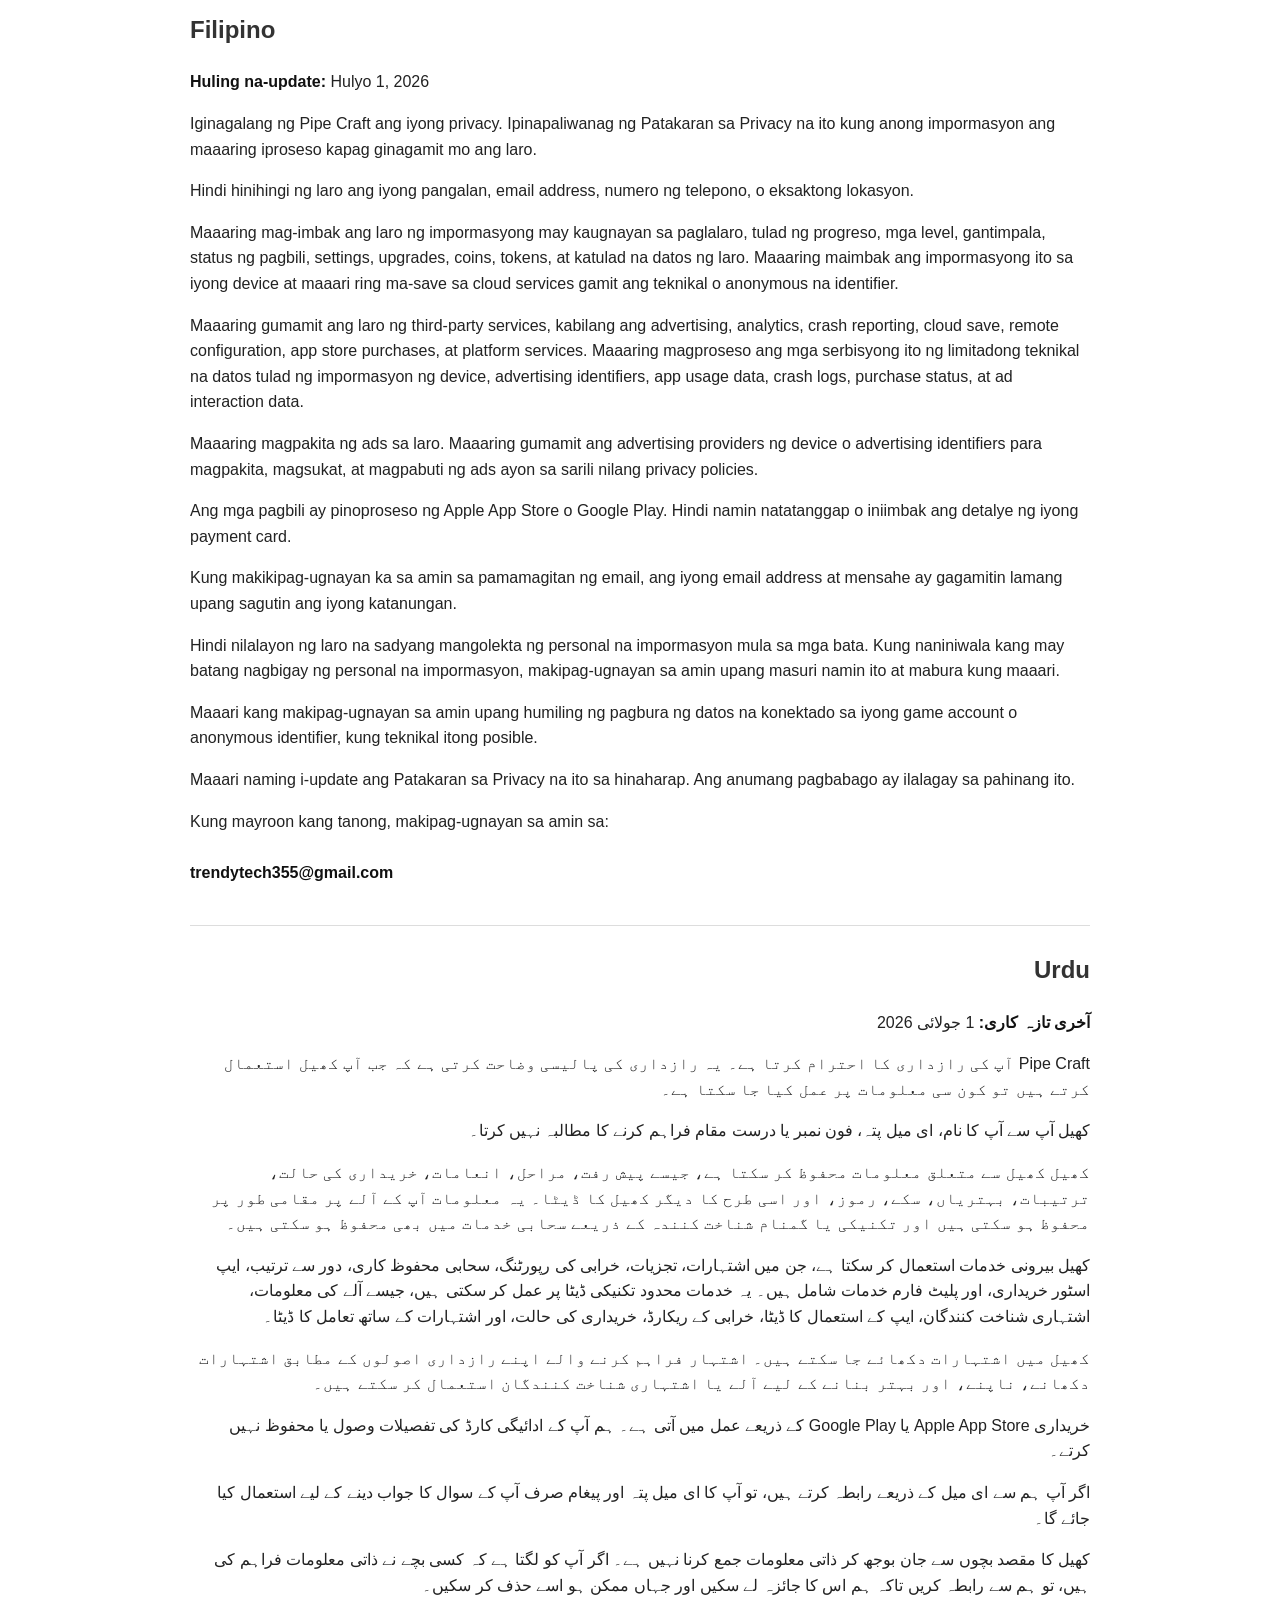
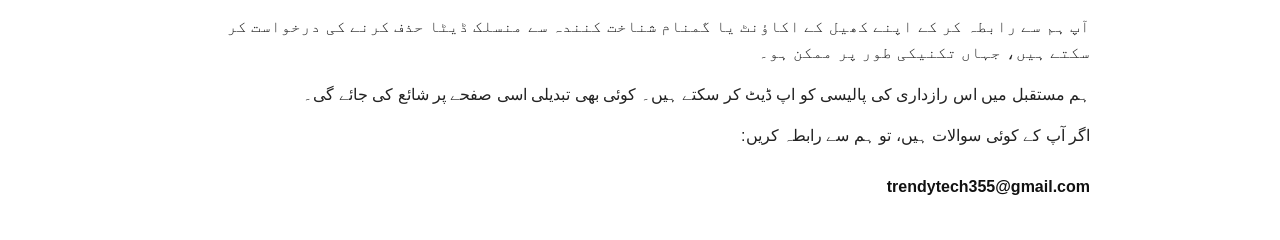
<file: site/PipeCraft/privacy.html>
<!DOCTYPE html>
<html>
<head>
    <meta charset="UTF-8">
    <title>Privacy Policy - Pipe Craft</title>
    <style>
        body {
            font-family: Arial, sans-serif;
            max-width: 900px;
            margin: 40px auto;
            line-height: 1.6;
            color: #222;
            padding: 0 20px;
        }
        h1, h2 {
            color: #333;
        }
        h1 {
            border-bottom: 2px solid #ddd;
            padding-bottom: 10px;
        }
        h2 {
            margin-top: 40px;
            border-top: 1px solid #ddd;
            padding-top: 25px;
        }
        .rtl {
            direction: rtl;
            text-align: right;
        }
        .language-list {
            background: #f7f7f7;
            padding: 15px;
            border-radius: 8px;
            margin-bottom: 30px;
        }
        .language-list a {
            display: inline-block;
            margin: 4px 8px 4px 0;
            color: #0066cc;
            text-decoration: none;
        }
        .language-list a:hover {
            text-decoration: underline;
        }
        strong {
            color: #111;
        }
    </style>
</head>
<body>

<h1>Privacy Policy - Pipe Craft</h1>

<div class="language-list">
    <strong>Languages:</strong><br>
    <a href="#english">English</a>
    <a href="#french">French</a>
    <a href="#arabic">Arabic</a>
    <a href="#indonesian">Indonesian</a>
    <a href="#brazilian-portuguese">Brazilian Portuguese</a>
    <a href="#hindi">Hindi</a>
    <a href="#dutch">Dutch</a>
    <a href="#spanish">Spanish</a>
    <a href="#turkish">Turkish</a>
    <a href="#german">German</a>
    <a href="#malay">Malay</a>
    <a href="#italian">Italian</a>
    <a href="#filipino">Filipino</a>
    <a href="#urdu">Urdu</a>
</div>

<section id="english">
<h2>English</h2>

<p><strong>Last updated:</strong> July 1, 2026</p>

<p>
Pipe Craft respects your privacy. This Privacy Policy explains what information may be processed when you use the game.
</p>

<p>
The game does not ask you to provide your name, email address, phone number, or precise location.
</p>

<p>
The game may store gameplay-related information, such as progress, levels, rewards, purchases status, settings, upgrades, coins, tokens, and similar game data. This information may be stored locally on your device and may also be saved through cloud services using a technical or anonymous user identifier.
</p>

<p>
The game may use third-party services, including advertising, analytics, crash reporting, cloud save, remote configuration, app store purchases, and platform services. These services may process limited technical data such as device information, advertising identifiers, app usage data, crash logs, purchase status, and ad interaction data.
</p>

<p>
Ads may be shown in the game. Advertising providers may use device or advertising identifiers to show, measure, and improve ads according to their own privacy policies.
</p>

<p>
Purchases are handled by the Apple App Store or Google Play. We do not receive or store your payment card details.
</p>

<p>
If you contact us by email, your email address and message will only be used to respond to your inquiry.
</p>

<p>
The game is not intended to knowingly collect personal information from children. If you believe that a child has provided personal information, please contact us so we can review and delete it where possible.
</p>

<p>
You may contact us to request deletion of data linked to your game account or anonymous identifier, where technically possible.
</p>

<p>
We may update this Privacy Policy in the future. Any changes will be posted on this page.
</p>

<p>
If you have any questions, contact us at:<br><br>
<strong>trendytech355@gmail.com</strong>
</p>
</section>

<section id="french">
<h2>French</h2>

<p><strong>Dernière mise à jour :</strong> 1 juillet 2026</p>

<p>
Pipe Craft respecte votre vie privée. Cette politique de confidentialité explique quelles informations peuvent être traitées lorsque vous utilisez le jeu.
</p>

<p>
Le jeu ne vous demande pas de fournir votre nom, votre adresse e-mail, votre numéro de téléphone ou votre position précise.
</p>

<p>
Le jeu peut enregistrer des informations liées au gameplay, telles que la progression, les niveaux, les récompenses, l’état des achats, les paramètres, les améliorations, les pièces, les jetons et d’autres données similaires. Ces informations peuvent être stockées localement sur votre appareil et peuvent aussi être sauvegardées via des services cloud à l’aide d’un identifiant technique ou anonyme.
</p>

<p>
Le jeu peut utiliser des services tiers, notamment pour la publicité, les analyses, les rapports de plantage, la sauvegarde cloud, la configuration à distance, les achats dans les boutiques d’applications et les services de plateforme. Ces services peuvent traiter des données techniques limitées, comme les informations de l’appareil, les identifiants publicitaires, les données d’utilisation, les journaux de plantage, l’état des achats et les interactions avec les publicités.
</p>

<p>
Des publicités peuvent être affichées dans le jeu. Les fournisseurs de publicité peuvent utiliser des identifiants d’appareil ou publicitaires pour afficher, mesurer et améliorer les publicités conformément à leurs propres politiques de confidentialité.
</p>

<p>
Les achats sont traités par l’Apple App Store ou Google Play. Nous ne recevons ni ne stockons les informations de votre carte de paiement.
</p>

<p>
Si vous nous contactez par e-mail, votre adresse e-mail et votre message seront uniquement utilisés pour répondre à votre demande.
</p>

<p>
Le jeu n’a pas pour objectif de collecter volontairement des informations personnelles auprès d’enfants. Si vous pensez qu’un enfant a fourni des informations personnelles, contactez-nous afin que nous puissions les examiner et les supprimer lorsque cela est possible.
</p>

<p>
Vous pouvez nous contacter pour demander la suppression des données liées à votre compte de jeu ou à votre identifiant anonyme, lorsque cela est techniquement possible.
</p>

<p>
Nous pouvons mettre à jour cette politique de confidentialité à l’avenir. Toute modification sera publiée sur cette page.
</p>

<p>
Pour toute question, contactez-nous à :<br><br>
<strong>trendytech355@gmail.com</strong>
</p>
</section>

<section id="arabic" class="rtl">
<h2>Arabic</h2>

<p><strong>آخر تحديث:</strong> 1 يوليو 2026</p>

<p>
تحترم Pipe Craft خصوصيتك. توضح سياسة الخصوصية هذه المعلومات التي قد تتم معالجتها عند استخدامك للعبة.
</p>

<p>
لا تطلب منك اللعبة تقديم اسمك أو بريدك الإلكتروني أو رقم هاتفك أو موقعك الجغرافي الدقيق.
</p>

<p>
قد تحفظ اللعبة معلومات مرتبطة بأسلوب اللعب، مثل التقدم، والمراحل، والمكافآت، وحالة المشتريات، والإعدادات، والترقيات، والعملات، والرموز، وغيرها من بيانات اللعبة المشابهة. قد يتم حفظ هذه المعلومات محلياً على جهازك، وقد يتم حفظها أيضاً عبر خدمات سحابية باستخدام معرّف تقني أو مجهول.
</p>

<p>
قد تستخدم اللعبة خدمات خارجية، بما في ذلك خدمات الإعلانات، والتحليلات، وتقارير الأعطال، والحفظ السحابي، والإعدادات عن بُعد، ومشتريات متاجر التطبيقات، وخدمات المنصات. قد تعالج هذه الخدمات بيانات تقنية محدودة مثل معلومات الجهاز، ومعرّفات الإعلانات، وبيانات استخدام التطبيق، وسجلات الأعطال، وحالة المشتريات، وبيانات التفاعل مع الإعلانات.
</p>

<p>
قد تظهر إعلانات داخل اللعبة. قد يستخدم مزودو الإعلانات معرّفات الجهاز أو معرّفات الإعلانات لعرض الإعلانات وقياسها وتحسينها وفقاً لسياسات الخصوصية الخاصة بهم.
</p>

<p>
تتم معالجة المشتريات من خلال Apple App Store أو Google Play. نحن لا نستلم ولا نخزن تفاصيل بطاقة الدفع الخاصة بك.
</p>

<p>
إذا تواصلت معنا عبر البريد الإلكتروني، فسيتم استخدام عنوان بريدك الإلكتروني ورسالتك فقط للرد على استفسارك.
</p>

<p>
اللعبة لا تهدف إلى جمع معلومات شخصية من الأطفال عن قصد. إذا كنت تعتقد أن طفلاً قد قدم معلومات شخصية، فيرجى التواصل معنا حتى نتمكن من مراجعتها وحذفها متى أمكن ذلك.
</p>

<p>
يمكنك التواصل معنا لطلب حذف البيانات المرتبطة بحسابك في اللعبة أو بالمعرّف المجهول الخاص بك، متى كان ذلك ممكناً تقنياً.
</p>

<p>
قد نقوم بتحديث سياسة الخصوصية هذه في المستقبل. سيتم نشر أي تغييرات على هذه الصفحة.
</p>

<p>
إذا كانت لديك أي أسئلة، تواصل معنا على:<br><br>
<strong>trendytech355@gmail.com</strong>
</p>
</section>

<section id="indonesian">
<h2>Indonesian</h2>

<p><strong>Terakhir diperbarui:</strong> 1 Juli 2026</p>

<p>
Pipe Craft menghormati privasi Anda. Kebijakan Privasi ini menjelaskan informasi apa yang dapat diproses saat Anda menggunakan game ini.
</p>

<p>
Game ini tidak meminta Anda untuk memberikan nama, alamat email, nomor telepon, atau lokasi tepat Anda.
</p>

<p>
Game ini dapat menyimpan informasi terkait permainan, seperti progres, level, hadiah, status pembelian, pengaturan, peningkatan, koin, token, dan data game serupa. Informasi ini dapat disimpan secara lokal di perangkat Anda dan juga dapat disimpan melalui layanan cloud menggunakan pengenal teknis atau anonim.
</p>

<p>
Game ini dapat menggunakan layanan pihak ketiga, termasuk iklan, analitik, pelaporan kerusakan, penyimpanan cloud, konfigurasi jarak jauh, pembelian di toko aplikasi, dan layanan platform. Layanan ini dapat memproses data teknis terbatas seperti informasi perangkat, pengenal iklan, data penggunaan aplikasi, log kerusakan, status pembelian, dan data interaksi iklan.
</p>

<p>
Iklan dapat ditampilkan di dalam game. Penyedia iklan dapat menggunakan pengenal perangkat atau pengenal iklan untuk menampilkan, mengukur, dan meningkatkan iklan sesuai dengan kebijakan privasi mereka sendiri.
</p>

<p>
Pembelian diproses oleh Apple App Store atau Google Play. Kami tidak menerima atau menyimpan detail kartu pembayaran Anda.
</p>

<p>
Jika Anda menghubungi kami melalui email, alamat email dan pesan Anda hanya akan digunakan untuk menanggapi pertanyaan Anda.
</p>

<p>
Game ini tidak dimaksudkan untuk secara sengaja mengumpulkan informasi pribadi dari anak-anak. Jika Anda yakin seorang anak telah memberikan informasi pribadi, silakan hubungi kami agar kami dapat meninjau dan menghapusnya jika memungkinkan.
</p>

<p>
Anda dapat menghubungi kami untuk meminta penghapusan data yang terkait dengan akun game atau pengenal anonim Anda, jika memungkinkan secara teknis.
</p>

<p>
Kami dapat memperbarui Kebijakan Privasi ini di masa mendatang. Setiap perubahan akan dipublikasikan di halaman ini.
</p>

<p>
Jika Anda memiliki pertanyaan, hubungi kami di:<br><br>
<strong>trendytech355@gmail.com</strong>
</p>
</section>

<section id="brazilian-portuguese">
<h2>Brazilian Portuguese</h2>

<p><strong>Última atualização:</strong> 1 de julho de 2026</p>

<p>
Pipe Craft respeita a sua privacidade. Esta Política de Privacidade explica quais informações podem ser processadas quando você usa o jogo.
</p>

<p>
O jogo não solicita que você forneça seu nome, endereço de e-mail, número de telefone ou localização precisa.
</p>

<p>
O jogo pode armazenar informações relacionadas à jogabilidade, como progresso, fases, recompensas, status de compras, configurações, melhorias, moedas, tokens e dados semelhantes do jogo. Essas informações podem ser armazenadas localmente no seu dispositivo e também podem ser salvas por serviços em nuvem usando um identificador técnico ou anônimo.
</p>

<p>
O jogo pode usar serviços de terceiros, incluindo publicidade, análises, relatórios de falhas, salvamento em nuvem, configuração remota, compras em lojas de aplicativos e serviços de plataforma. Esses serviços podem processar dados técnicos limitados, como informações do dispositivo, identificadores de publicidade, dados de uso do aplicativo, registros de falhas, status de compras e dados de interação com anúncios.
</p>

<p>
Anúncios podem ser exibidos no jogo. Provedores de publicidade podem usar identificadores do dispositivo ou identificadores de publicidade para exibir, medir e melhorar anúncios de acordo com suas próprias políticas de privacidade.
</p>

<p>
As compras são processadas pela Apple App Store ou pelo Google Play. Não recebemos nem armazenamos os dados do seu cartão de pagamento.
</p>

<p>
Se você entrar em contato conosco por e-mail, seu endereço de e-mail e sua mensagem serão usados apenas para responder à sua solicitação.
</p>

<p>
O jogo não tem a intenção de coletar conscientemente informações pessoais de crianças. Se você acredita que uma criança forneceu informações pessoais, entre em contato conosco para que possamos revisar e excluir essas informações quando possível.
</p>

<p>
Você pode entrar em contato conosco para solicitar a exclusão de dados vinculados à sua conta do jogo ou ao seu identificador anônimo, quando tecnicamente possível.
</p>

<p>
Podemos atualizar esta Política de Privacidade no futuro. Quaisquer alterações serão publicadas nesta página.
</p>

<p>
Se tiver alguma dúvida, entre em contato conosco em:<br><br>
<strong>trendytech355@gmail.com</strong>
</p>
</section>

<section id="hindi">
<h2>Hindi</h2>

<p><strong>अंतिम अपडेट:</strong> 1 जुलाई 2026</p>

<p>
Pipe Craft आपकी गोपनीयता का सम्मान करता है। यह गोपनीयता नीति बताती है कि जब आप खेल का उपयोग करते हैं, तो कौन-सी जानकारी संसाधित की जा सकती है।
</p>

<p>
खेल आपसे आपका नाम, ईमेल पता, फोन नंबर या सटीक स्थान देने के लिए नहीं कहता।
</p>

<p>
खेल खेल-संबंधी जानकारी सहेज सकता है, जैसे प्रगति, स्तर, पुरस्कार, खरीद की स्थिति, सेटिंग्स, सुधार, सिक्के, टोकन और इसी तरह का खेल डेटा। यह जानकारी आपके उपकरण पर स्थानीय रूप से सहेजी जा सकती है और तकनीकी या गुमनाम पहचानकर्ता का उपयोग करके बादल सेवाओं के माध्यम से भी सहेजी जा सकती है।
</p>

<p>
खेल तीसरे पक्ष की सेवाओं का उपयोग कर सकता है, जिनमें विज्ञापन, विश्लेषण, खराबी रिपोर्ट, बादल सहेजना, दूरस्थ विन्यास, ऐप स्टोर खरीदारी और मंच सेवाएँ शामिल हैं। ये सेवाएँ सीमित तकनीकी डेटा संसाधित कर सकती हैं, जैसे उपकरण जानकारी, विज्ञापन पहचानकर्ता, ऐप उपयोग डेटा, खराबी रिपोर्ट, खरीद की स्थिति और विज्ञापन से जुड़ी गतिविधि का डेटा।
</p>

<p>
खेल में विज्ञापन दिखाए जा सकते हैं। विज्ञापन प्रदाता अपने गोपनीयता नियमों के अनुसार विज्ञापन दिखाने, मापने और सुधारने के लिए उपकरण या विज्ञापन पहचानकर्ताओं का उपयोग कर सकते हैं।
</p>

<p>
खरीदारी Apple App Store या Google Play द्वारा संसाधित की जाती है। हम आपके भुगतान कार्ड की जानकारी प्राप्त या संग्रहीत नहीं करते।
</p>

<p>
यदि आप हमें ईमेल से संपर्क करते हैं, तो आपका ईमेल पता और संदेश केवल आपकी पूछताछ का उत्तर देने के लिए उपयोग किया जाएगा।
</p>

<p>
खेल का उद्देश्य बच्चों से जानबूझकर व्यक्तिगत जानकारी एकत्र करना नहीं है। यदि आपको लगता है कि किसी बच्चे ने व्यक्तिगत जानकारी दी है, तो कृपया हमसे संपर्क करें ताकि हम उसे देख सकें और जहाँ संभव हो हटा सकें।
</p>

<p>
आप अपने खेल खाते या गुमनाम पहचानकर्ता से जुड़ा डेटा हटाने का अनुरोध करने के लिए हमसे संपर्क कर सकते हैं, जहाँ तकनीकी रूप से संभव हो।
</p>

<p>
हम भविष्य में इस गोपनीयता नीति को अपडेट कर सकते हैं। कोई भी बदलाव इसी पृष्ठ पर प्रकाशित किया जाएगा।
</p>

<p>
यदि आपके कोई प्रश्न हैं, तो हमसे संपर्क करें:<br><br>
<strong>trendytech355@gmail.com</strong>
</p>
</section>

<section id="dutch">
<h2>Dutch</h2>

<p><strong>Laatst bijgewerkt:</strong> 1 juli 2026</p>

<p>
Pipe Craft respecteert je privacy. Dit privacybeleid legt uit welke informatie kan worden verwerkt wanneer je het spel gebruikt.
</p>

<p>
Het spel vraagt je niet om je naam, e-mailadres, telefoonnummer of exacte locatie op te geven.
</p>

<p>
Het spel kan gameplay-gerelateerde informatie opslaan, zoals voortgang, levels, beloningen, aankoopstatus, instellingen, upgrades, munten, tokens en vergelijkbare spelgegevens. Deze informatie kan lokaal op je apparaat worden opgeslagen en kan ook via clouddiensten worden opgeslagen met een technische of anonieme gebruikersidentificatie.
</p>

<p>
Het spel kan diensten van derden gebruiken, waaronder advertenties, analyses, crashrapportage, cloudopslag, configuratie op afstand, aankopen via appwinkels en platformdiensten. Deze diensten kunnen beperkte technische gegevens verwerken, zoals apparaatinformatie, advertentie-identificaties, appgebruik, crashlogs, aankoopstatus en gegevens over interacties met advertenties.
</p>

<p>
Er kunnen advertenties in het spel worden getoond. Advertentieaanbieders kunnen apparaat- of advertentie-identificaties gebruiken om advertenties te tonen, te meten en te verbeteren volgens hun eigen privacybeleid.
</p>

<p>
Aankopen worden verwerkt door de Apple App Store of Google Play. Wij ontvangen of bewaren je betaalkaartgegevens niet.
</p>

<p>
Als je per e-mail contact met ons opneemt, worden je e-mailadres en bericht alleen gebruikt om je vraag te beantwoorden.
</p>

<p>
Het spel is niet bedoeld om bewust persoonlijke informatie van kinderen te verzamelen. Als je denkt dat een kind persoonlijke informatie heeft verstrekt, neem dan contact met ons op zodat we dit kunnen controleren en waar mogelijk verwijderen.
</p>

<p>
Je kunt contact met ons opnemen om verwijdering te vragen van gegevens die gekoppeld zijn aan je spelaccount of anonieme identificatie, waar dit technisch mogelijk is.
</p>

<p>
We kunnen dit privacybeleid in de toekomst bijwerken. Wijzigingen worden op deze pagina geplaatst.
</p>

<p>
Voor vragen kun je contact met ons opnemen via:<br><br>
<strong>trendytech355@gmail.com</strong>
</p>
</section>

<section id="spanish">
<h2>Spanish</h2>

<p><strong>Última actualización:</strong> 1 de julio de 2026</p>

<p>
Pipe Craft respeta tu privacidad. Esta Política de Privacidad explica qué información puede procesarse cuando usas el juego.
</p>

<p>
El juego no te pide que proporciones tu nombre, dirección de correo electrónico, número de teléfono o ubicación precisa.
</p>

<p>
El juego puede guardar información relacionada con la partida, como progreso, niveles, recompensas, estado de compras, ajustes, mejoras, monedas, fichas y datos similares del juego. Esta información puede guardarse localmente en tu dispositivo y también puede guardarse mediante servicios en la nube usando un identificador técnico o anónimo.
</p>

<p>
El juego puede usar servicios de terceros, incluidos publicidad, análisis, informes de errores, guardado en la nube, configuración remota, compras en tiendas de aplicaciones y servicios de plataforma. Estos servicios pueden procesar datos técnicos limitados, como información del dispositivo, identificadores publicitarios, datos de uso de la aplicación, registros de errores, estado de compras y datos de interacción con anuncios.
</p>

<p>
Pueden mostrarse anuncios en el juego. Los proveedores de publicidad pueden usar identificadores del dispositivo o identificadores publicitarios para mostrar, medir y mejorar anuncios de acuerdo con sus propias políticas de privacidad.
</p>

<p>
Las compras son procesadas por Apple App Store o Google Play. No recibimos ni almacenamos los datos de tu tarjeta de pago.
</p>

<p>
Si nos contactas por correo electrónico, tu dirección de correo y tu mensaje solo se usarán para responder a tu consulta.
</p>

<p>
El juego no está destinado a recopilar conscientemente información personal de niños. Si crees que un niño ha proporcionado información personal, contáctanos para que podamos revisarla y eliminarla cuando sea posible.
</p>

<p>
Puedes contactarnos para solicitar la eliminación de datos vinculados a tu cuenta del juego o a tu identificador anónimo, cuando sea técnicamente posible.
</p>

<p>
Podemos actualizar esta Política de Privacidad en el futuro. Cualquier cambio se publicará en esta página.
</p>

<p>
Si tienes alguna pregunta, contáctanos en:<br><br>
<strong>trendytech355@gmail.com</strong>
</p>
</section>

<section id="turkish">
<h2>Turkish</h2>

<p><strong>Son güncelleme:</strong> 1 Temmuz 2026</p>

<p>
Pipe Craft gizliliğinize saygı duyar. Bu Gizlilik Politikası, oyunu kullandığınızda hangi bilgilerin işlenebileceğini açıklar.
</p>

<p>
Oyun sizden adınızı, e-posta adresinizi, telefon numaranızı veya kesin konumunuzu vermenizi istemez.
</p>

<p>
Oyun; ilerleme, seviyeler, ödüller, satın alma durumu, ayarlar, yükseltmeler, paralar, tokenler ve benzeri oyun verileri gibi oynanışla ilgili bilgileri kaydedebilir. Bu bilgiler cihazınızda yerel olarak saklanabilir ve teknik veya anonim bir kullanıcı tanımlayıcısı kullanılarak bulut hizmetleri üzerinden de kaydedilebilir.
</p>

<p>
Oyun; reklam, analiz, çökme raporları, bulut kaydı, uzaktan yapılandırma, uygulama mağazası satın almaları ve platform hizmetleri dahil olmak üzere üçüncü taraf hizmetleri kullanabilir. Bu hizmetler; cihaz bilgileri, reklam tanımlayıcıları, uygulama kullanım verileri, çökme kayıtları, satın alma durumu ve reklam etkileşim verileri gibi sınırlı teknik verileri işleyebilir.
</p>

<p>
Oyunda reklamlar gösterilebilir. Reklam sağlayıcıları, kendi gizlilik politikalarına uygun olarak reklamları göstermek, ölçmek ve iyileştirmek için cihaz veya reklam tanımlayıcılarını kullanabilir.
</p>

<p>
Satın almalar Apple App Store veya Google Play tarafından işlenir. Ödeme kartı bilgilerinizi almayız veya saklamayız.
</p>

<p>
Bizimle e-posta yoluyla iletişime geçerseniz, e-posta adresiniz ve mesajınız yalnızca talebinize yanıt vermek için kullanılır.
</p>

<p>
Oyun, çocuklardan bilerek kişisel bilgi toplamak amacıyla tasarlanmamıştır. Bir çocuğun kişisel bilgi verdiğini düşünüyorsanız, lütfen bizimle iletişime geçin; mümkün olduğunda bu bilgileri inceleyip silebiliriz.
</p>

<p>
Teknik olarak mümkün olduğu durumlarda, oyun hesabınız veya anonim tanımlayıcınızla ilişkili verilerin silinmesini talep etmek için bizimle iletişime geçebilirsiniz.
</p>

<p>
Bu Gizlilik Politikasını gelecekte güncelleyebiliriz. Her türlü değişiklik bu sayfada yayınlanacaktır.
</p>

<p>
Sorularınız varsa bizimle şu adresten iletişime geçin:<br><br>
<strong>trendytech355@gmail.com</strong>
</p>
</section>

<section id="german">
<h2>German</h2>

<p><strong>Zuletzt aktualisiert:</strong> 1. Juli 2026</p>

<p>
Pipe Craft respektiert deine Privatsphäre. Diese Datenschutzerklärung erklärt, welche Informationen verarbeitet werden können, wenn du das Spiel nutzt.
</p>

<p>
Das Spiel fordert dich nicht auf, deinen Namen, deine E-Mail-Adresse, deine Telefonnummer oder deinen genauen Standort anzugeben.
</p>

<p>
Das Spiel kann spielbezogene Informationen speichern, zum Beispiel Fortschritt, Levels, Belohnungen, Kaufstatus, Einstellungen, Upgrades, Münzen, Tokens und ähnliche Spieldaten. Diese Informationen können lokal auf deinem Gerät gespeichert werden und können auch über Cloud-Dienste mit einer technischen oder anonymen Nutzerkennung gespeichert werden.
</p>

<p>
Das Spiel kann Dienste von Drittanbietern nutzen, darunter Werbung, Analysen, Absturzberichte, Cloud-Speicherung, Remote-Konfiguration, Käufe über App-Stores und Plattformdienste. Diese Dienste können begrenzte technische Daten verarbeiten, wie Geräteinformationen, Werbekennungen, App-Nutzungsdaten, Absturzprotokolle, Kaufstatus und Daten zu Werbeinteraktionen.
</p>

<p>
Im Spiel können Anzeigen angezeigt werden. Werbeanbieter können Geräte- oder Werbekennungen verwenden, um Anzeigen gemäß ihren eigenen Datenschutzrichtlinien anzuzeigen, zu messen und zu verbessern.
</p>

<p>
Käufe werden über den Apple App Store oder Google Play abgewickelt. Wir erhalten oder speichern keine ZahlungsKartendaten.
</p>

<p>
Wenn du uns per E-Mail kontaktierst, werden deine E-Mail-Adresse und deine Nachricht nur verwendet, um deine Anfrage zu beantworten.
</p>

<p>
Das Spiel ist nicht darauf ausgelegt, wissentlich personenbezogene Daten von Kindern zu sammeln. Wenn du glaubst, dass ein Kind personenbezogene Daten bereitgestellt hat, kontaktiere uns bitte, damit wir dies prüfen und die Daten nach Möglichkeit löschen können.
</p>

<p>
Du kannst uns kontaktieren, um die Löschung von Daten zu verlangen, die mit deinem Spielkonto oder deiner anonymen Kennung verknüpft sind, soweit dies technisch möglich ist.
</p>

<p>
Wir können diese Datenschutzerklärung in Zukunft aktualisieren. Änderungen werden auf dieser Seite veröffentlicht.
</p>

<p>
Bei Fragen kontaktiere uns unter:<br><br>
<strong>trendytech355@gmail.com</strong>
</p>
</section>

<section id="malay">
<h2>Malay</h2>

<p><strong>Kemas kini terakhir:</strong> 1 Julai 2026</p>

<p>
Pipe Craft menghormati privasi anda. Dasar Privasi ini menerangkan maklumat yang mungkin diproses apabila anda menggunakan permainan ini.
</p>

<p>
Permainan ini tidak meminta anda memberikan nama, alamat e-mel, nombor telefon atau lokasi tepat anda.
</p>

<p>
Permainan ini mungkin menyimpan maklumat berkaitan permainan, seperti kemajuan, tahap, ganjaran, status pembelian, tetapan, naik taraf, syiling, token dan data permainan yang serupa. Maklumat ini mungkin disimpan secara setempat pada peranti anda dan juga boleh disimpan melalui perkhidmatan awan menggunakan pengecam teknikal atau tanpa nama.
</p>

<p>
Permainan ini mungkin menggunakan perkhidmatan pihak ketiga, termasuk pengiklanan, analitik, laporan ranap, simpanan awan, konfigurasi jauh, pembelian kedai aplikasi dan perkhidmatan platform. Perkhidmatan ini mungkin memproses data teknikal terhad seperti maklumat peranti, pengecam pengiklanan, data penggunaan aplikasi, log ranap, status pembelian dan data interaksi iklan.
</p>

<p>
Iklan mungkin dipaparkan dalam permainan. Penyedia iklan mungkin menggunakan pengecam peranti atau pengecam pengiklanan untuk memaparkan, mengukur dan menambah baik iklan mengikut dasar privasi mereka sendiri.
</p>

<p>
Pembelian diproses oleh Apple App Store atau Google Play. Kami tidak menerima atau menyimpan butiran kad pembayaran anda.
</p>

<p>
Jika anda menghubungi kami melalui e-mel, alamat e-mel dan mesej anda hanya akan digunakan untuk menjawab pertanyaan anda.
</p>

<p>
Permainan ini tidak bertujuan untuk mengumpul maklumat peribadi daripada kanak-kanak secara sedar. Jika anda percaya bahawa seorang kanak-kanak telah memberikan maklumat peribadi, sila hubungi kami supaya kami boleh menyemak dan memadamkannya jika boleh.
</p>

<p>
Anda boleh menghubungi kami untuk meminta pemadaman data yang dikaitkan dengan akaun permainan anda atau pengecam tanpa nama anda, jika ia boleh dilakukan secara teknikal.
</p>

<p>
Kami mungkin mengemas kini Dasar Privasi ini pada masa hadapan. Sebarang perubahan akan dipaparkan pada halaman ini.
</p>

<p>
Jika anda mempunyai sebarang pertanyaan, hubungi kami di:<br><br>
<strong>trendytech355@gmail.com</strong>
</p>
</section>

<section id="italian">
<h2>Italian</h2>

<p><strong>Ultimo aggiornamento:</strong> 1 luglio 2026</p>

<p>
Pipe Craft rispetta la tua privacy. Questa Informativa sulla Privacy spiega quali informazioni possono essere trattate quando usi il gioco.
</p>

<p>
Il gioco non ti chiede di fornire nome, indirizzo e-mail, numero di telefono o posizione precisa.
</p>

<p>
Il gioco può salvare informazioni legate al gameplay, come progressi, livelli, ricompense, stato degli acquisti, impostazioni, potenziamenti, monete, token e dati di gioco simili. Queste informazioni possono essere salvate localmente sul tuo dispositivo e possono anche essere salvate tramite servizi cloud usando un identificatore tecnico o anonimo.
</p>

<p>
Il gioco può utilizzare servizi di terze parti, inclusi pubblicità, analisi, segnalazioni di crash, salvataggio cloud, configurazione remota, acquisti negli app store e servizi di piattaforma. Questi servizi possono trattare dati tecnici limitati, come informazioni sul dispositivo, identificatori pubblicitari, dati di utilizzo dell’app, registri di crash, stato degli acquisti e dati di interazione con gli annunci.
</p>

<p>
Nel gioco possono essere mostrati annunci. I fornitori di pubblicità possono usare identificatori del dispositivo o identificatori pubblicitari per mostrare, misurare e migliorare gli annunci secondo le proprie informative sulla privacy.
</p>

<p>
Gli acquisti sono gestiti da Apple App Store o Google Play. Non riceviamo né memorizziamo i dati della tua carta di pagamento.
</p>

<p>
Se ci contatti via e-mail, il tuo indirizzo e-mail e il tuo messaggio saranno usati solo per rispondere alla tua richiesta.
</p>

<p>
Il gioco non è destinato a raccogliere consapevolmente informazioni personali da bambini. Se ritieni che un bambino abbia fornito informazioni personali, contattaci in modo da poterle esaminare ed eliminare quando possibile.
</p>

<p>
Puoi contattarci per richiedere l’eliminazione dei dati collegati al tuo account di gioco o al tuo identificatore anonimo, quando tecnicamente possibile.
</p>

<p>
Potremmo aggiornare questa Informativa sulla Privacy in futuro. Eventuali modifiche saranno pubblicate su questa pagina.
</p>

<p>
Per qualsiasi domanda, contattaci a:<br><br>
<strong>trendytech355@gmail.com</strong>
</p>
</section>

<section id="filipino">
<h2>Filipino</h2>

<p><strong>Huling na-update:</strong> Hulyo 1, 2026</p>

<p>
Iginagalang ng Pipe Craft ang iyong privacy. Ipinapaliwanag ng Patakaran sa Privacy na ito kung anong impormasyon ang maaaring iproseso kapag ginagamit mo ang laro.
</p>

<p>
Hindi hinihingi ng laro ang iyong pangalan, email address, numero ng telepono, o eksaktong lokasyon.
</p>

<p>
Maaaring mag-imbak ang laro ng impormasyong may kaugnayan sa paglalaro, tulad ng progreso, mga level, gantimpala, status ng pagbili, settings, upgrades, coins, tokens, at katulad na datos ng laro. Maaaring maimbak ang impormasyong ito sa iyong device at maaari ring ma-save sa cloud services gamit ang teknikal o anonymous na identifier.
</p>

<p>
Maaaring gumamit ang laro ng third-party services, kabilang ang advertising, analytics, crash reporting, cloud save, remote configuration, app store purchases, at platform services. Maaaring magproseso ang mga serbisyong ito ng limitadong teknikal na datos tulad ng impormasyon ng device, advertising identifiers, app usage data, crash logs, purchase status, at ad interaction data.
</p>

<p>
Maaaring magpakita ng ads sa laro. Maaaring gumamit ang advertising providers ng device o advertising identifiers para magpakita, magsukat, at magpabuti ng ads ayon sa sarili nilang privacy policies.
</p>

<p>
Ang mga pagbili ay pinoproseso ng Apple App Store o Google Play. Hindi namin natatanggap o iniimbak ang detalye ng iyong payment card.
</p>

<p>
Kung makikipag-ugnayan ka sa amin sa pamamagitan ng email, ang iyong email address at mensahe ay gagamitin lamang upang sagutin ang iyong katanungan.
</p>

<p>
Hindi nilalayon ng laro na sadyang mangolekta ng personal na impormasyon mula sa mga bata. Kung naniniwala kang may batang nagbigay ng personal na impormasyon, makipag-ugnayan sa amin upang masuri namin ito at mabura kung maaari.
</p>

<p>
Maaari kang makipag-ugnayan sa amin upang humiling ng pagbura ng datos na konektado sa iyong game account o anonymous identifier, kung teknikal itong posible.
</p>

<p>
Maaari naming i-update ang Patakaran sa Privacy na ito sa hinaharap. Ang anumang pagbabago ay ilalagay sa pahinang ito.
</p>

<p>
Kung mayroon kang tanong, makipag-ugnayan sa amin sa:<br><br>
<strong>trendytech355@gmail.com</strong>
</p>
</section>

<section id="urdu" class="rtl">
<h2>Urdu</h2>

<p><strong>آخری تازہ کاری:</strong> 1 جولائی 2026</p>

<p>
Pipe Craft آپ کی رازداری کا احترام کرتا ہے۔ یہ رازداری کی پالیسی وضاحت کرتی ہے کہ جب آپ کھیل استعمال کرتے ہیں تو کون سی معلومات پر عمل کیا جا سکتا ہے۔
</p>

<p>
کھیل آپ سے آپ کا نام، ای میل پتہ، فون نمبر یا درست مقام فراہم کرنے کا مطالبہ نہیں کرتا۔
</p>

<p>
کھیل کھیل سے متعلق معلومات محفوظ کر سکتا ہے، جیسے پیش رفت، مراحل، انعامات، خریداری کی حالت، ترتیبات، بہتریاں، سکے، رموز، اور اسی طرح کا دیگر کھیل کا ڈیٹا۔ یہ معلومات آپ کے آلے پر مقامی طور پر محفوظ ہو سکتی ہیں اور تکنیکی یا گمنام شناخت کنندہ کے ذریعے سحابی خدمات میں بھی محفوظ ہو سکتی ہیں۔
</p>

<p>
کھیل بیرونی خدمات استعمال کر سکتا ہے، جن میں اشتہارات، تجزیات، خرابی کی رپورٹنگ، سحابی محفوظ کاری، دور سے ترتیب، ایپ اسٹور خریداری، اور پلیٹ فارم خدمات شامل ہیں۔ یہ خدمات محدود تکنیکی ڈیٹا پر عمل کر سکتی ہیں، جیسے آلے کی معلومات، اشتہاری شناخت کنندگان، ایپ کے استعمال کا ڈیٹا، خرابی کے ریکارڈ، خریداری کی حالت، اور اشتہارات کے ساتھ تعامل کا ڈیٹا۔
</p>

<p>
کھیل میں اشتہارات دکھائے جا سکتے ہیں۔ اشتہار فراہم کرنے والے اپنے رازداری اصولوں کے مطابق اشتہارات دکھانے، ناپنے، اور بہتر بنانے کے لیے آلے یا اشتہاری شناخت کنندگان استعمال کر سکتے ہیں۔
</p>

<p>
خریداری Apple App Store یا Google Play کے ذریعے عمل میں آتی ہے۔ ہم آپ کے ادائیگی کارڈ کی تفصیلات وصول یا محفوظ نہیں کرتے۔
</p>

<p>
اگر آپ ہم سے ای میل کے ذریعے رابطہ کرتے ہیں، تو آپ کا ای میل پتہ اور پیغام صرف آپ کے سوال کا جواب دینے کے لیے استعمال کیا جائے گا۔
</p>

<p>
کھیل کا مقصد بچوں سے جان بوجھ کر ذاتی معلومات جمع کرنا نہیں ہے۔ اگر آپ کو لگتا ہے کہ کسی بچے نے ذاتی معلومات فراہم کی ہیں، تو ہم سے رابطہ کریں تاکہ ہم اس کا جائزہ لے سکیں اور جہاں ممکن ہو اسے حذف کر سکیں۔
</p>

<p>
آپ ہم سے رابطہ کر کے اپنے کھیل کے اکاؤنٹ یا گمنام شناخت کنندہ سے منسلک ڈیٹا حذف کرنے کی درخواست کر سکتے ہیں، جہاں تکنیکی طور پر ممکن ہو۔
</p>

<p>
ہم مستقبل میں اس رازداری کی پالیسی کو اپ ڈیٹ کر سکتے ہیں۔ کوئی بھی تبدیلی اسی صفحے پر شائع کی جائے گی۔
</p>

<p>
اگر آپ کے کوئی سوالات ہیں، تو ہم سے رابطہ کریں:<br><br>
<strong>trendytech355@gmail.com</strong>
</p>
</section>

</body>
</html>
</file>
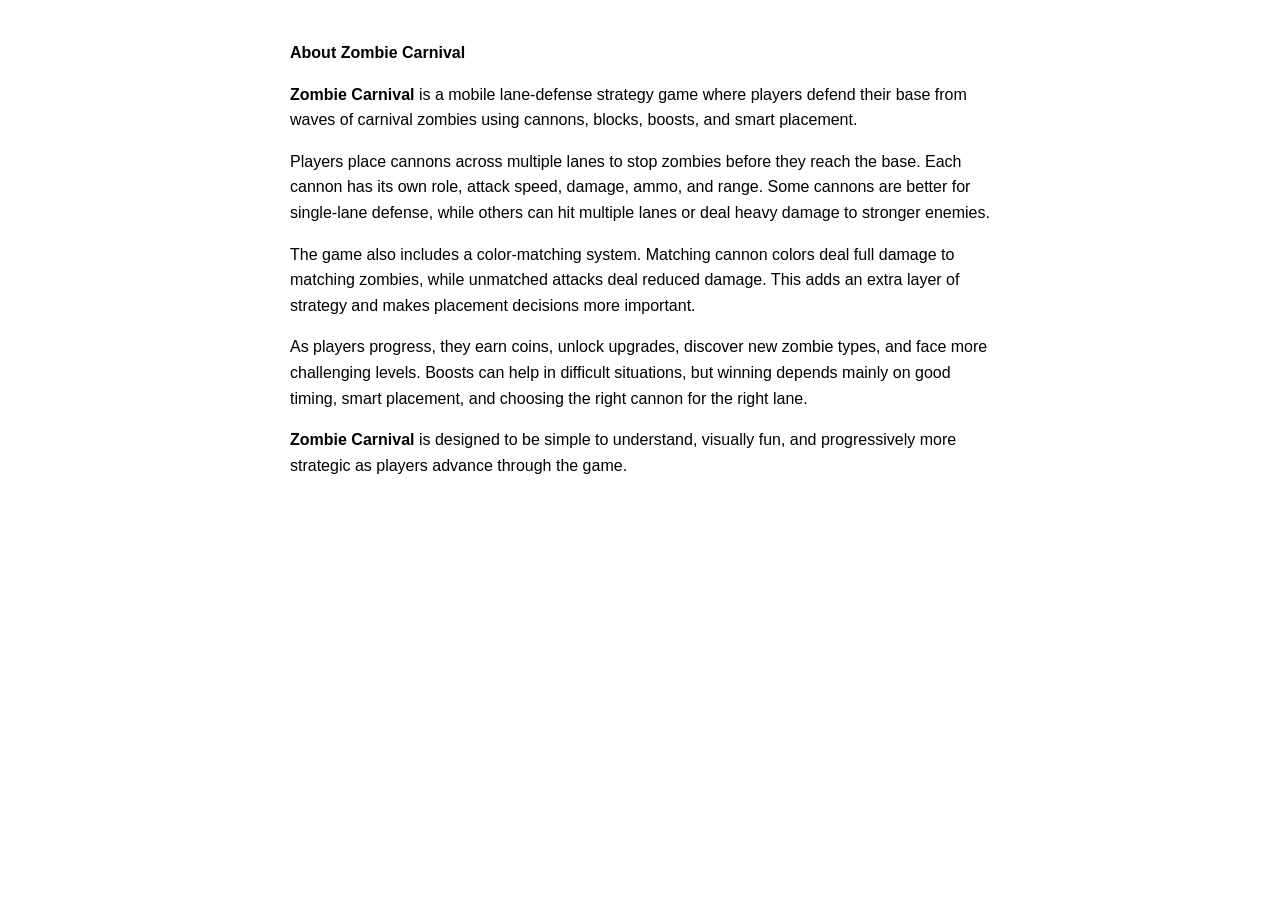
<file: site/ZombieCarnival/about.html>
<!DOCTYPE html>
<html>
<head>
    <meta charset="UTF-8">
    <title>About - Flow Craft</title>
    <style>
        body { font-family: Arial; max-width: 700px; margin: 40px auto; line-height: 1.6; }
        h1 { color: #333; }
    </style>
</head>
<body>

<p><strong>About Zombie Carnival</strong></p>

<p><strong>Zombie Carnival</strong> is a mobile lane-defense strategy game where players defend their base from waves of carnival zombies using cannons, blocks, boosts, and smart placement.</p>

<p>Players place cannons across multiple lanes to stop zombies before they reach the base. Each cannon has its own role, attack speed, damage, ammo, and range. Some cannons are better for single-lane defense, while others can hit multiple lanes or deal heavy damage to stronger enemies.</p>

<p>The game also includes a color-matching system. Matching cannon colors deal full damage to matching zombies, while unmatched attacks deal reduced damage. This adds an extra layer of strategy and makes placement decisions more important.</p>

<p>As players progress, they earn coins, unlock upgrades, discover new zombie types, and face more challenging levels. Boosts can help in difficult situations, but winning depends mainly on good timing, smart placement, and choosing the right cannon for the right lane.</p>

<p><strong>Zombie Carnival</strong> is designed to be simple to understand, visually fun, and progressively more strategic as players advance through the game.</p>

</body>
</html>
</file>
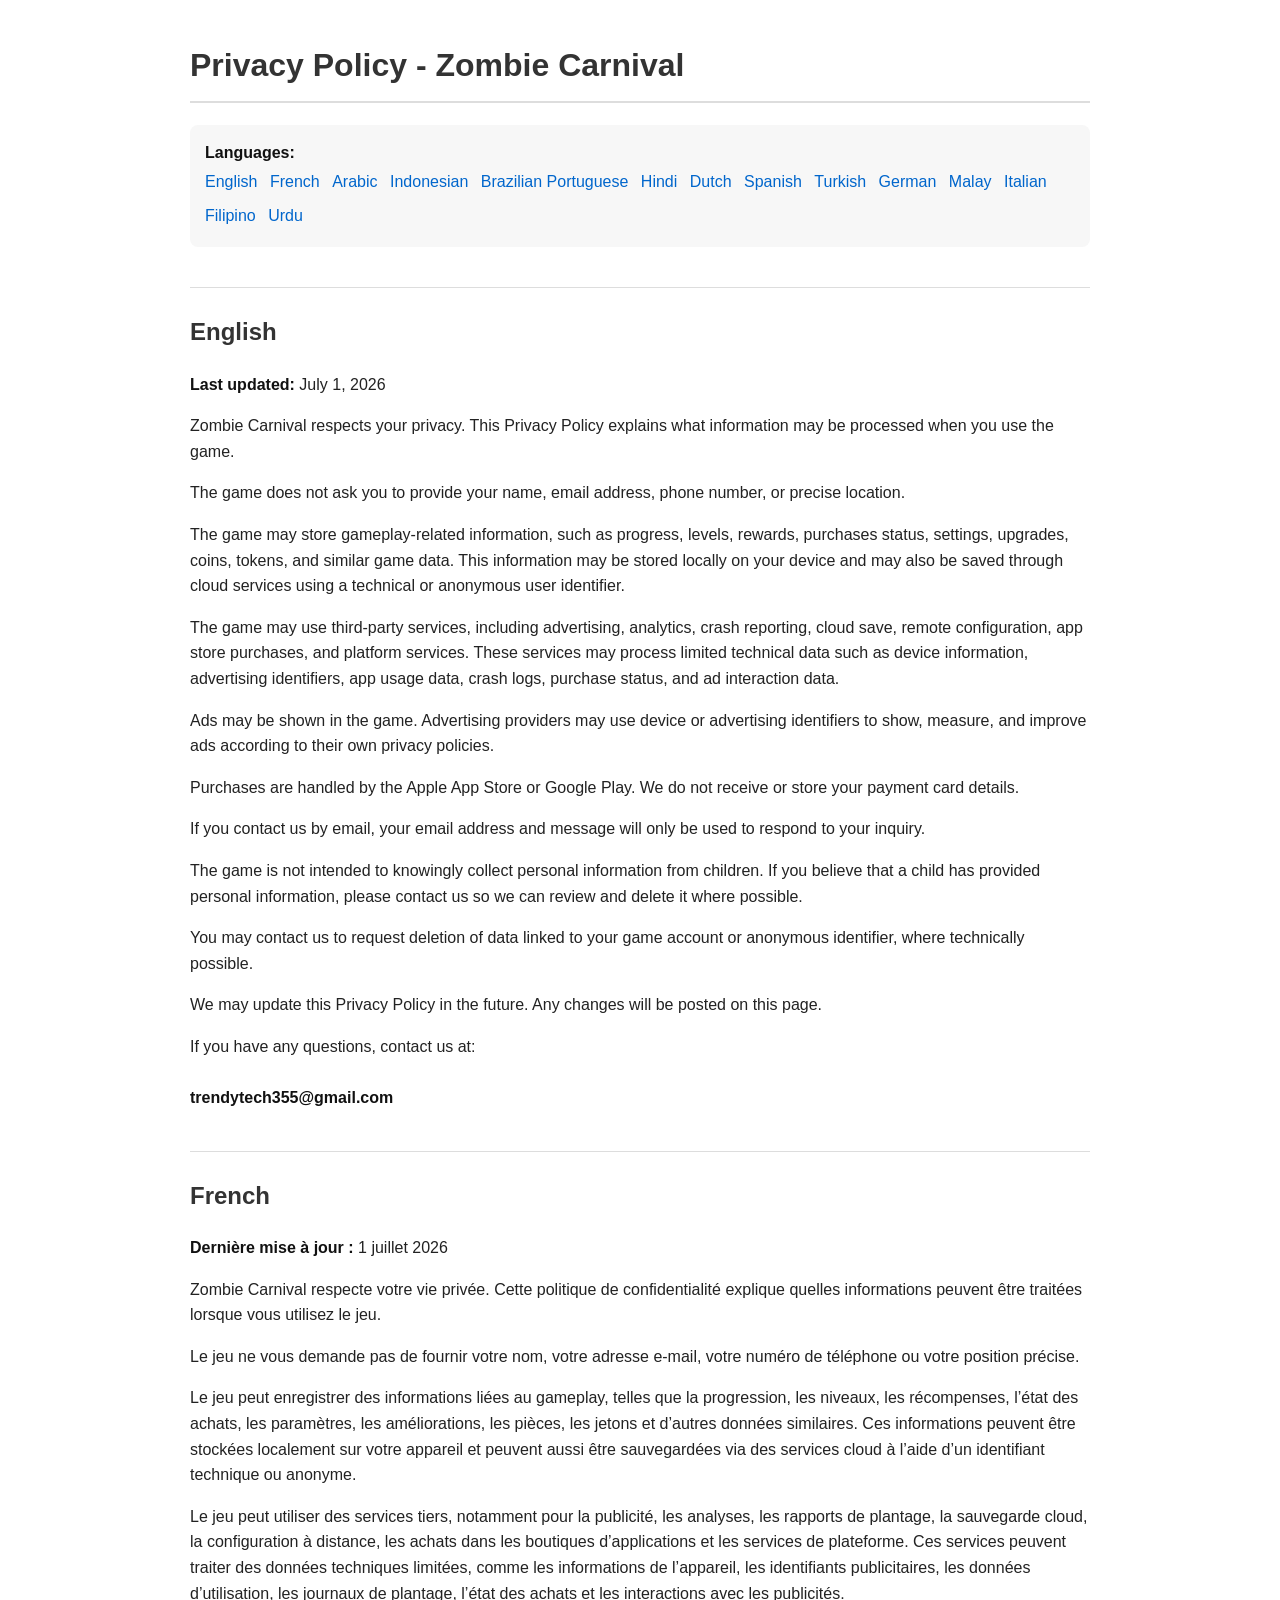
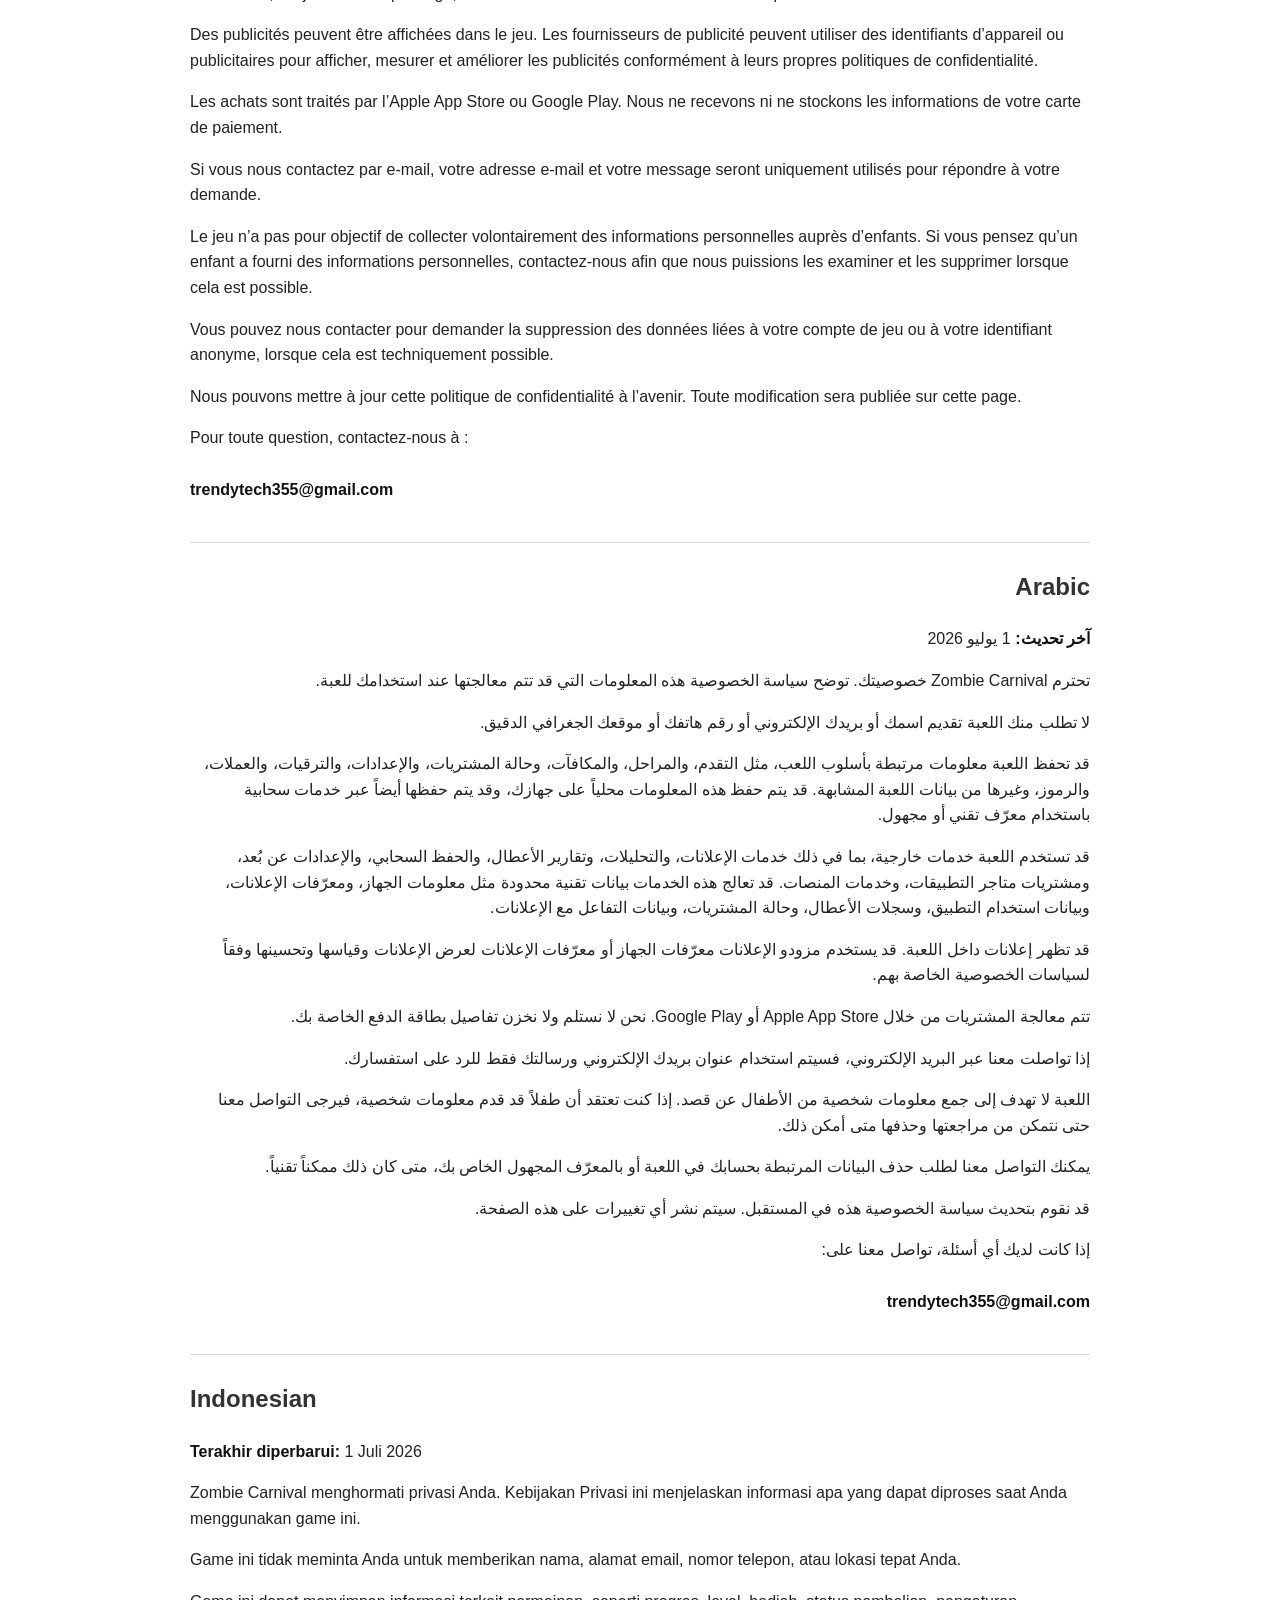
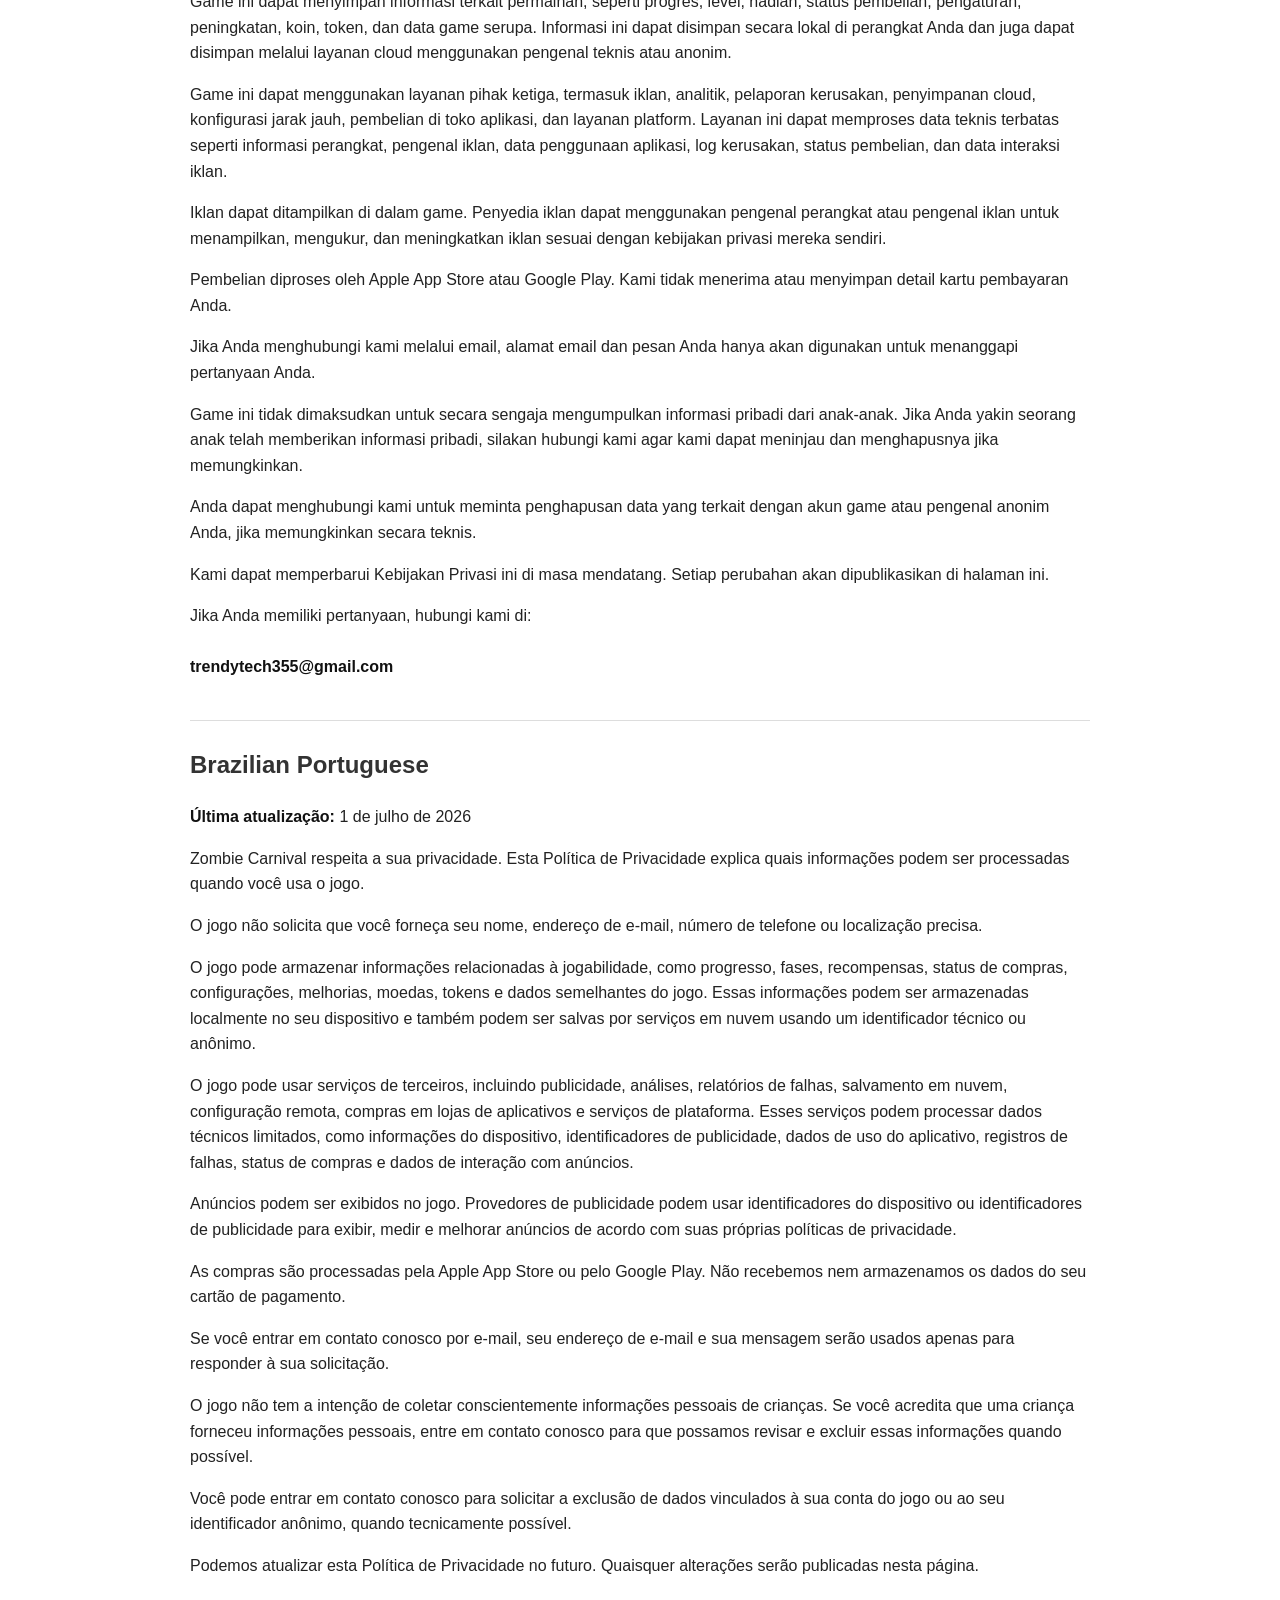
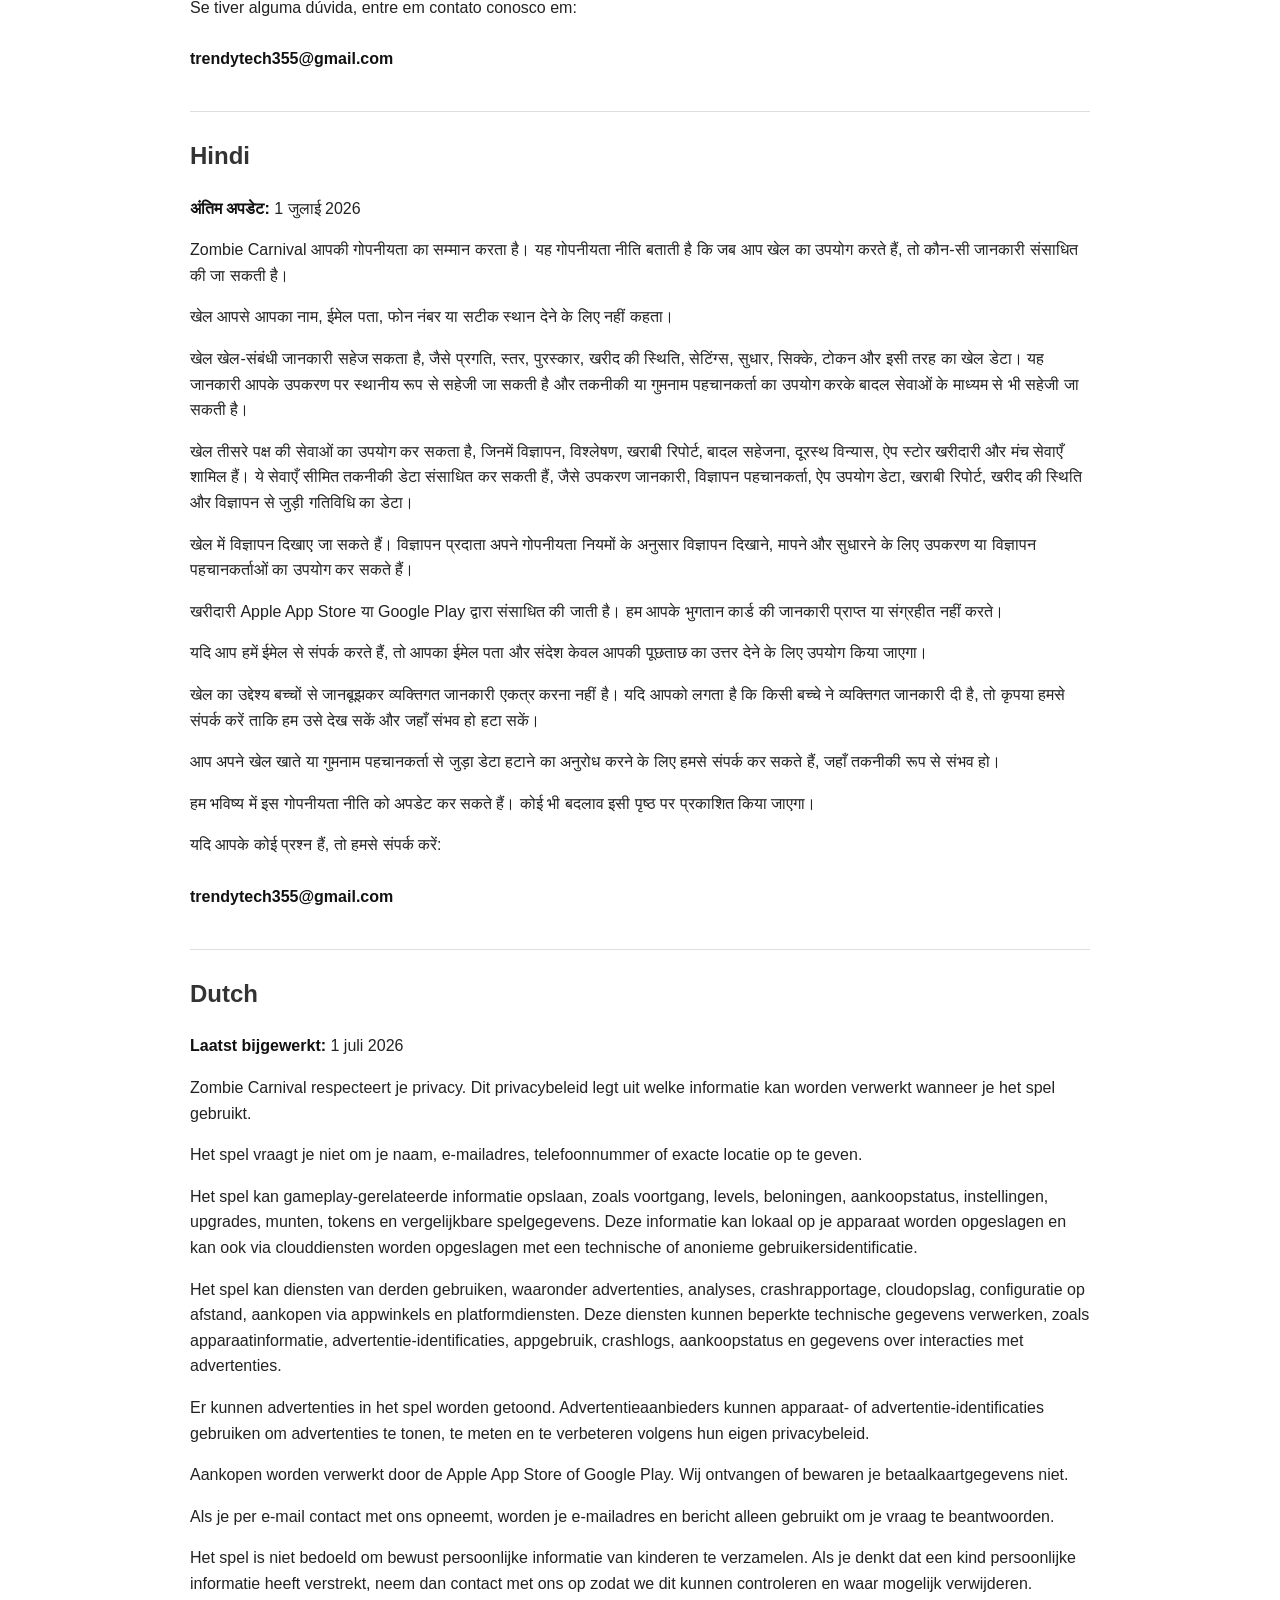
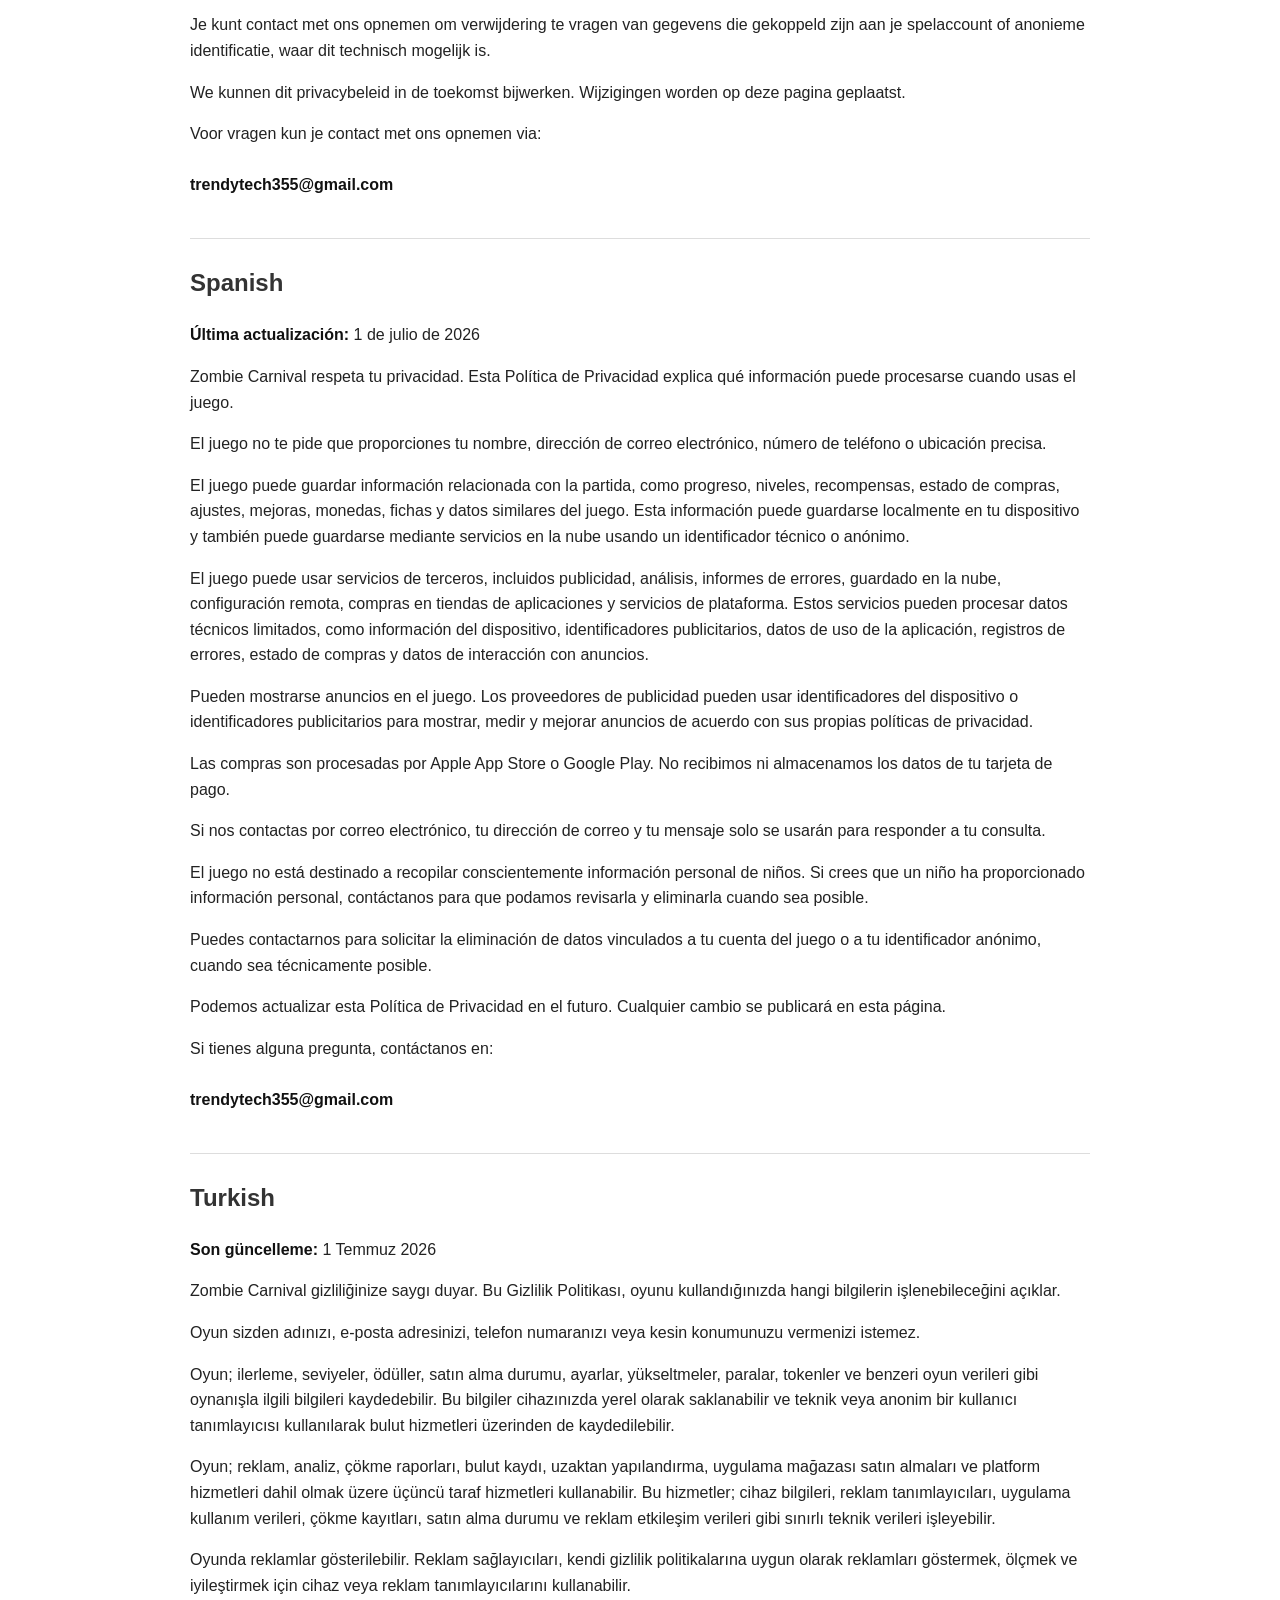
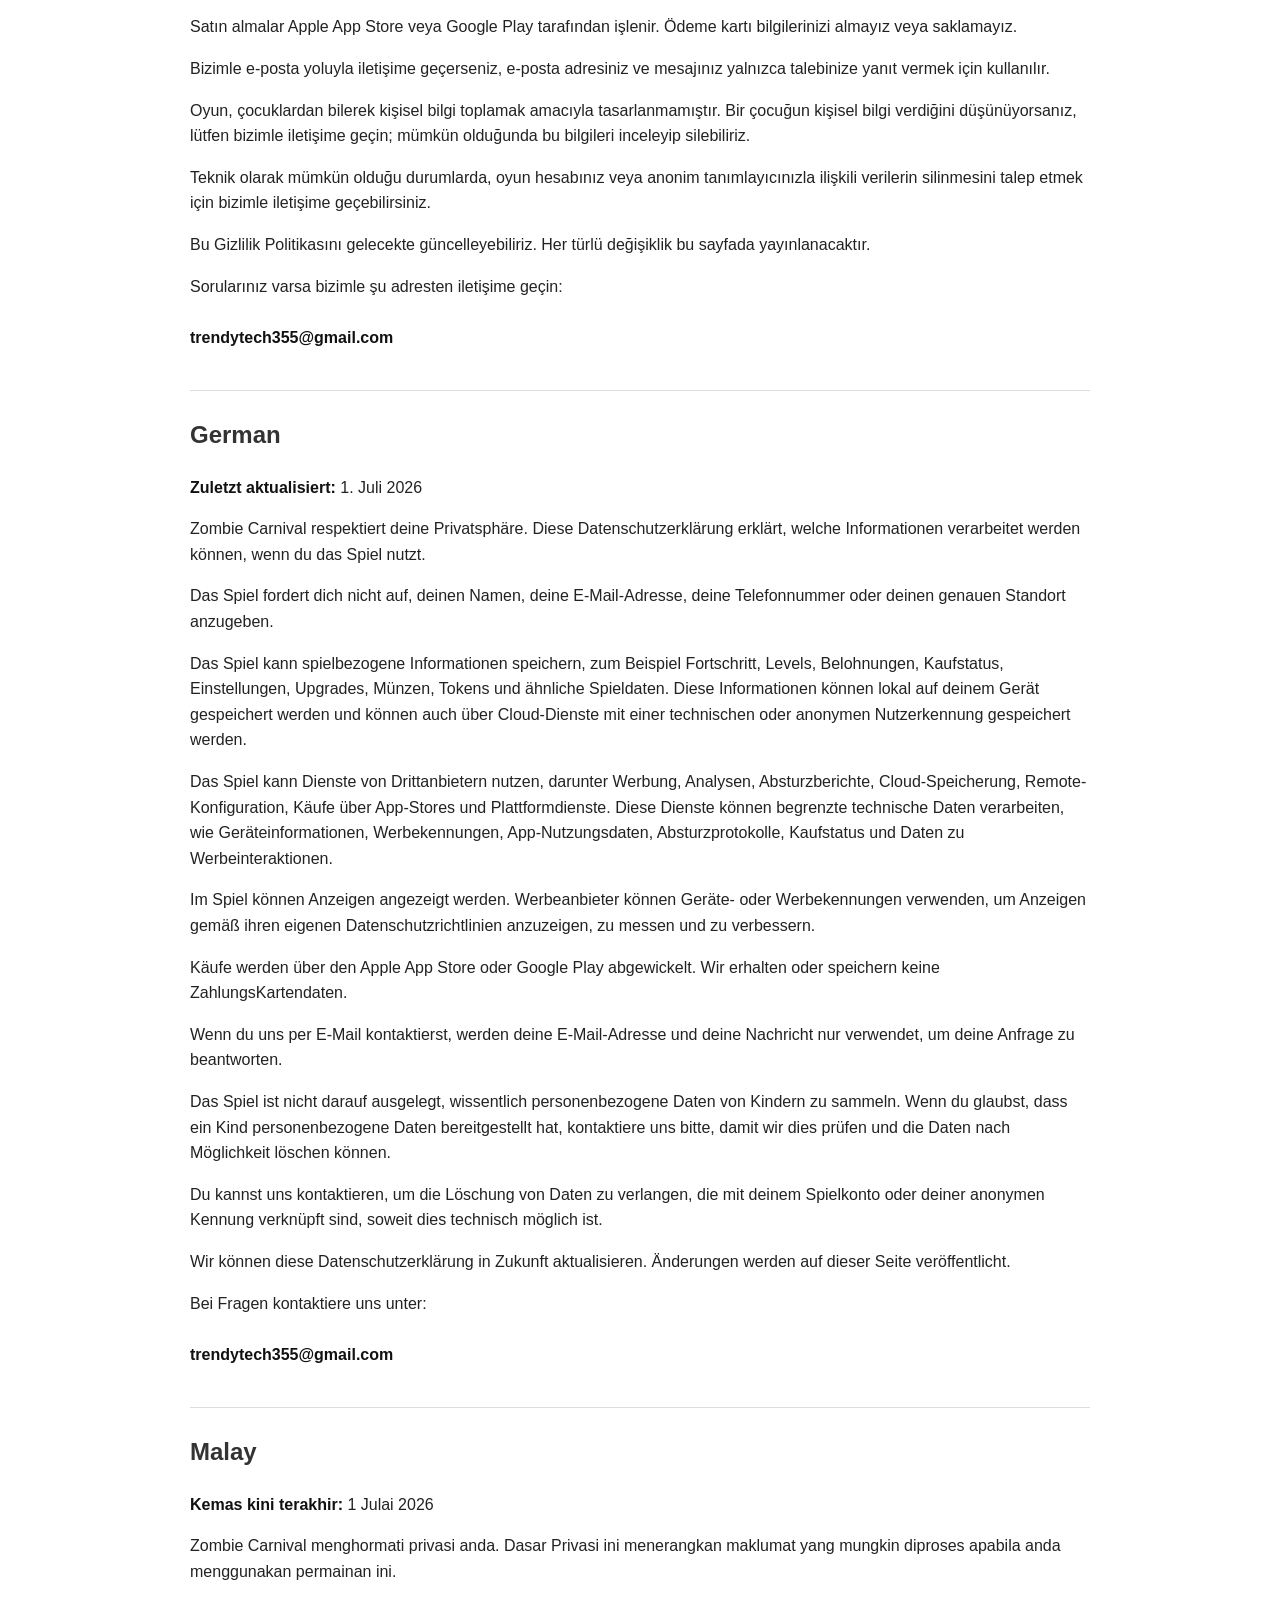
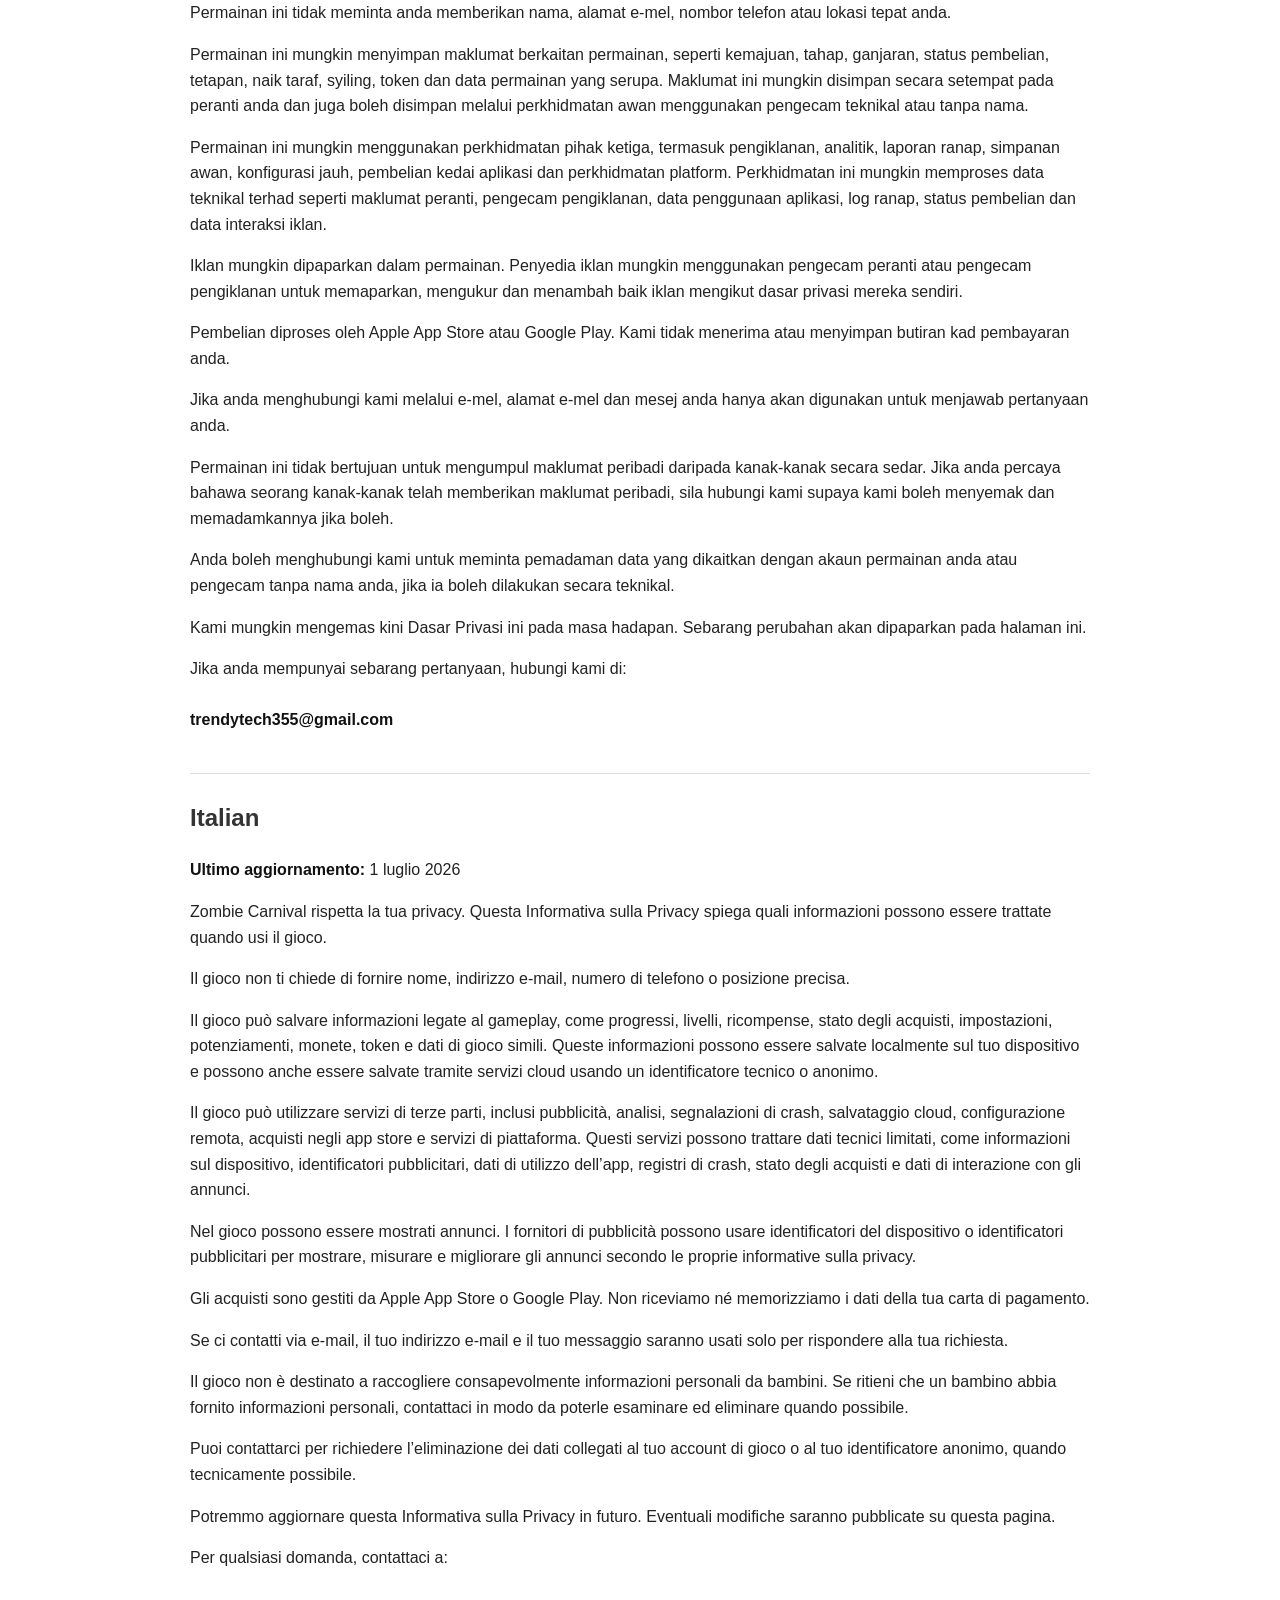
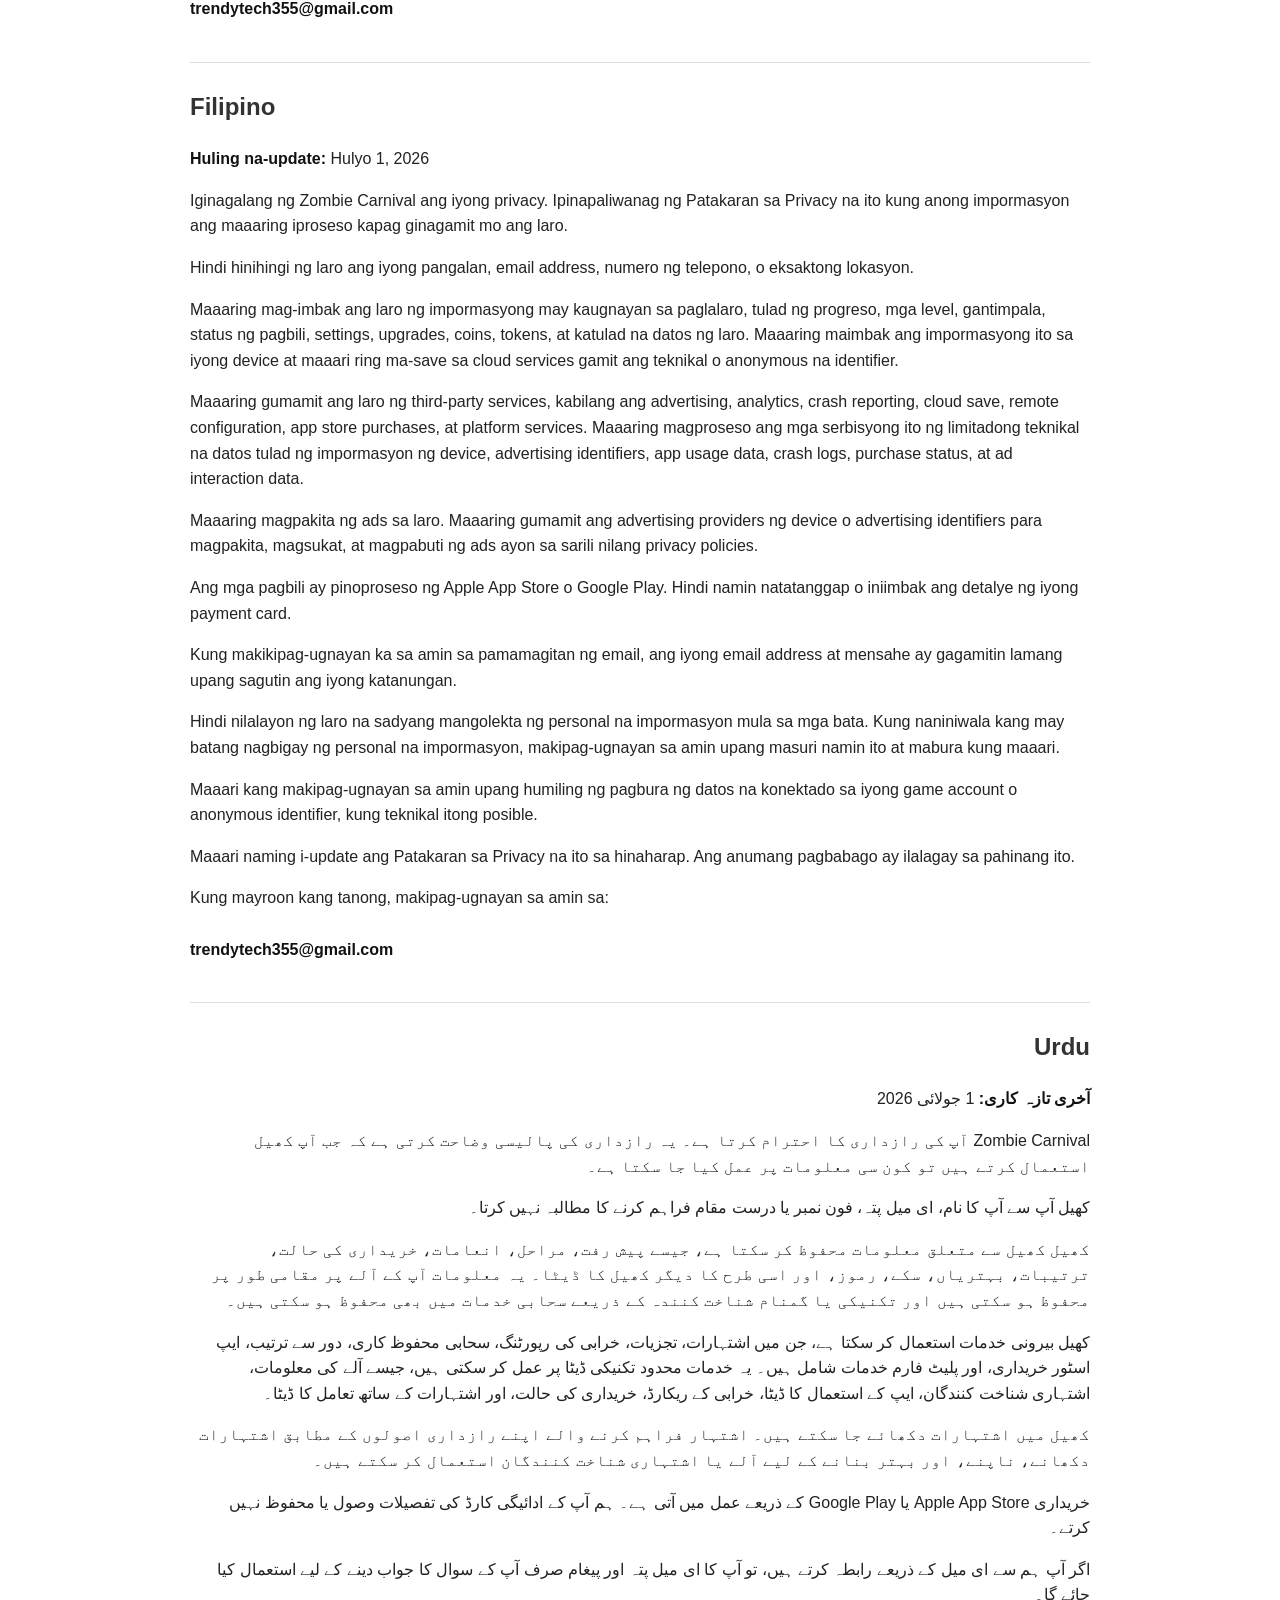
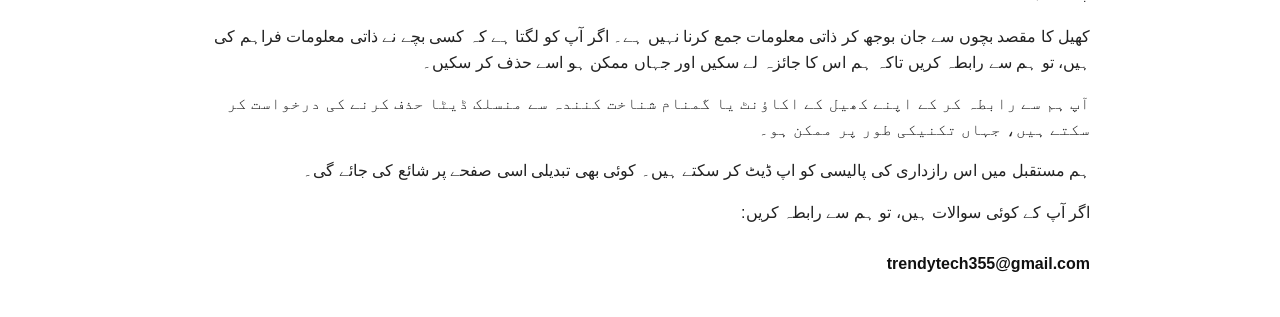
<file: site/ZombieCarnival/privacy.html>
<!DOCTYPE html>
<html>
<head>
    <meta charset="UTF-8">
    <title>Privacy Policy - Zombie Carnival</title>
    <style>
        body {
            font-family: Arial, sans-serif;
            max-width: 900px;
            margin: 40px auto;
            line-height: 1.6;
            color: #222;
            padding: 0 20px;
        }
        h1, h2 {
            color: #333;
        }
        h1 {
            border-bottom: 2px solid #ddd;
            padding-bottom: 10px;
        }
        h2 {
            margin-top: 40px;
            border-top: 1px solid #ddd;
            padding-top: 25px;
        }
        .rtl {
            direction: rtl;
            text-align: right;
        }
        .language-list {
            background: #f7f7f7;
            padding: 15px;
            border-radius: 8px;
            margin-bottom: 30px;
        }
        .language-list a {
            display: inline-block;
            margin: 4px 8px 4px 0;
            color: #0066cc;
            text-decoration: none;
        }
        .language-list a:hover {
            text-decoration: underline;
        }
        strong {
            color: #111;
        }
    </style>
</head>
<body>

<h1>Privacy Policy - Zombie Carnival</h1>

<div class="language-list">
    <strong>Languages:</strong><br>
    <a href="#english">English</a>
    <a href="#french">French</a>
    <a href="#arabic">Arabic</a>
    <a href="#indonesian">Indonesian</a>
    <a href="#brazilian-portuguese">Brazilian Portuguese</a>
    <a href="#hindi">Hindi</a>
    <a href="#dutch">Dutch</a>
    <a href="#spanish">Spanish</a>
    <a href="#turkish">Turkish</a>
    <a href="#german">German</a>
    <a href="#malay">Malay</a>
    <a href="#italian">Italian</a>
    <a href="#filipino">Filipino</a>
    <a href="#urdu">Urdu</a>
</div>

<section id="english">
<h2>English</h2>

<p><strong>Last updated:</strong> July 1, 2026</p>

<p>
Zombie Carnival respects your privacy. This Privacy Policy explains what information may be processed when you use the game.
</p>

<p>
The game does not ask you to provide your name, email address, phone number, or precise location.
</p>

<p>
The game may store gameplay-related information, such as progress, levels, rewards, purchases status, settings, upgrades, coins, tokens, and similar game data. This information may be stored locally on your device and may also be saved through cloud services using a technical or anonymous user identifier.
</p>

<p>
The game may use third-party services, including advertising, analytics, crash reporting, cloud save, remote configuration, app store purchases, and platform services. These services may process limited technical data such as device information, advertising identifiers, app usage data, crash logs, purchase status, and ad interaction data.
</p>

<p>
Ads may be shown in the game. Advertising providers may use device or advertising identifiers to show, measure, and improve ads according to their own privacy policies.
</p>

<p>
Purchases are handled by the Apple App Store or Google Play. We do not receive or store your payment card details.
</p>

<p>
If you contact us by email, your email address and message will only be used to respond to your inquiry.
</p>

<p>
The game is not intended to knowingly collect personal information from children. If you believe that a child has provided personal information, please contact us so we can review and delete it where possible.
</p>

<p>
You may contact us to request deletion of data linked to your game account or anonymous identifier, where technically possible.
</p>

<p>
We may update this Privacy Policy in the future. Any changes will be posted on this page.
</p>

<p>
If you have any questions, contact us at:<br><br>
<strong>trendytech355@gmail.com</strong>
</p>
</section>

<section id="french">
<h2>French</h2>

<p><strong>Dernière mise à jour :</strong> 1 juillet 2026</p>

<p>
Zombie Carnival respecte votre vie privée. Cette politique de confidentialité explique quelles informations peuvent être traitées lorsque vous utilisez le jeu.
</p>

<p>
Le jeu ne vous demande pas de fournir votre nom, votre adresse e-mail, votre numéro de téléphone ou votre position précise.
</p>

<p>
Le jeu peut enregistrer des informations liées au gameplay, telles que la progression, les niveaux, les récompenses, l’état des achats, les paramètres, les améliorations, les pièces, les jetons et d’autres données similaires. Ces informations peuvent être stockées localement sur votre appareil et peuvent aussi être sauvegardées via des services cloud à l’aide d’un identifiant technique ou anonyme.
</p>

<p>
Le jeu peut utiliser des services tiers, notamment pour la publicité, les analyses, les rapports de plantage, la sauvegarde cloud, la configuration à distance, les achats dans les boutiques d’applications et les services de plateforme. Ces services peuvent traiter des données techniques limitées, comme les informations de l’appareil, les identifiants publicitaires, les données d’utilisation, les journaux de plantage, l’état des achats et les interactions avec les publicités.
</p>

<p>
Des publicités peuvent être affichées dans le jeu. Les fournisseurs de publicité peuvent utiliser des identifiants d’appareil ou publicitaires pour afficher, mesurer et améliorer les publicités conformément à leurs propres politiques de confidentialité.
</p>

<p>
Les achats sont traités par l’Apple App Store ou Google Play. Nous ne recevons ni ne stockons les informations de votre carte de paiement.
</p>

<p>
Si vous nous contactez par e-mail, votre adresse e-mail et votre message seront uniquement utilisés pour répondre à votre demande.
</p>

<p>
Le jeu n’a pas pour objectif de collecter volontairement des informations personnelles auprès d’enfants. Si vous pensez qu’un enfant a fourni des informations personnelles, contactez-nous afin que nous puissions les examiner et les supprimer lorsque cela est possible.
</p>

<p>
Vous pouvez nous contacter pour demander la suppression des données liées à votre compte de jeu ou à votre identifiant anonyme, lorsque cela est techniquement possible.
</p>

<p>
Nous pouvons mettre à jour cette politique de confidentialité à l’avenir. Toute modification sera publiée sur cette page.
</p>

<p>
Pour toute question, contactez-nous à :<br><br>
<strong>trendytech355@gmail.com</strong>
</p>
</section>

<section id="arabic" class="rtl">
<h2>Arabic</h2>

<p><strong>آخر تحديث:</strong> 1 يوليو 2026</p>

<p>
تحترم Zombie Carnival خصوصيتك. توضح سياسة الخصوصية هذه المعلومات التي قد تتم معالجتها عند استخدامك للعبة.
</p>

<p>
لا تطلب منك اللعبة تقديم اسمك أو بريدك الإلكتروني أو رقم هاتفك أو موقعك الجغرافي الدقيق.
</p>

<p>
قد تحفظ اللعبة معلومات مرتبطة بأسلوب اللعب، مثل التقدم، والمراحل، والمكافآت، وحالة المشتريات، والإعدادات، والترقيات، والعملات، والرموز، وغيرها من بيانات اللعبة المشابهة. قد يتم حفظ هذه المعلومات محلياً على جهازك، وقد يتم حفظها أيضاً عبر خدمات سحابية باستخدام معرّف تقني أو مجهول.
</p>

<p>
قد تستخدم اللعبة خدمات خارجية، بما في ذلك خدمات الإعلانات، والتحليلات، وتقارير الأعطال، والحفظ السحابي، والإعدادات عن بُعد، ومشتريات متاجر التطبيقات، وخدمات المنصات. قد تعالج هذه الخدمات بيانات تقنية محدودة مثل معلومات الجهاز، ومعرّفات الإعلانات، وبيانات استخدام التطبيق، وسجلات الأعطال، وحالة المشتريات، وبيانات التفاعل مع الإعلانات.
</p>

<p>
قد تظهر إعلانات داخل اللعبة. قد يستخدم مزودو الإعلانات معرّفات الجهاز أو معرّفات الإعلانات لعرض الإعلانات وقياسها وتحسينها وفقاً لسياسات الخصوصية الخاصة بهم.
</p>

<p>
تتم معالجة المشتريات من خلال Apple App Store أو Google Play. نحن لا نستلم ولا نخزن تفاصيل بطاقة الدفع الخاصة بك.
</p>

<p>
إذا تواصلت معنا عبر البريد الإلكتروني، فسيتم استخدام عنوان بريدك الإلكتروني ورسالتك فقط للرد على استفسارك.
</p>

<p>
اللعبة لا تهدف إلى جمع معلومات شخصية من الأطفال عن قصد. إذا كنت تعتقد أن طفلاً قد قدم معلومات شخصية، فيرجى التواصل معنا حتى نتمكن من مراجعتها وحذفها متى أمكن ذلك.
</p>

<p>
يمكنك التواصل معنا لطلب حذف البيانات المرتبطة بحسابك في اللعبة أو بالمعرّف المجهول الخاص بك، متى كان ذلك ممكناً تقنياً.
</p>

<p>
قد نقوم بتحديث سياسة الخصوصية هذه في المستقبل. سيتم نشر أي تغييرات على هذه الصفحة.
</p>

<p>
إذا كانت لديك أي أسئلة، تواصل معنا على:<br><br>
<strong>trendytech355@gmail.com</strong>
</p>
</section>

<section id="indonesian">
<h2>Indonesian</h2>

<p><strong>Terakhir diperbarui:</strong> 1 Juli 2026</p>

<p>
Zombie Carnival menghormati privasi Anda. Kebijakan Privasi ini menjelaskan informasi apa yang dapat diproses saat Anda menggunakan game ini.
</p>

<p>
Game ini tidak meminta Anda untuk memberikan nama, alamat email, nomor telepon, atau lokasi tepat Anda.
</p>

<p>
Game ini dapat menyimpan informasi terkait permainan, seperti progres, level, hadiah, status pembelian, pengaturan, peningkatan, koin, token, dan data game serupa. Informasi ini dapat disimpan secara lokal di perangkat Anda dan juga dapat disimpan melalui layanan cloud menggunakan pengenal teknis atau anonim.
</p>

<p>
Game ini dapat menggunakan layanan pihak ketiga, termasuk iklan, analitik, pelaporan kerusakan, penyimpanan cloud, konfigurasi jarak jauh, pembelian di toko aplikasi, dan layanan platform. Layanan ini dapat memproses data teknis terbatas seperti informasi perangkat, pengenal iklan, data penggunaan aplikasi, log kerusakan, status pembelian, dan data interaksi iklan.
</p>

<p>
Iklan dapat ditampilkan di dalam game. Penyedia iklan dapat menggunakan pengenal perangkat atau pengenal iklan untuk menampilkan, mengukur, dan meningkatkan iklan sesuai dengan kebijakan privasi mereka sendiri.
</p>

<p>
Pembelian diproses oleh Apple App Store atau Google Play. Kami tidak menerima atau menyimpan detail kartu pembayaran Anda.
</p>

<p>
Jika Anda menghubungi kami melalui email, alamat email dan pesan Anda hanya akan digunakan untuk menanggapi pertanyaan Anda.
</p>

<p>
Game ini tidak dimaksudkan untuk secara sengaja mengumpulkan informasi pribadi dari anak-anak. Jika Anda yakin seorang anak telah memberikan informasi pribadi, silakan hubungi kami agar kami dapat meninjau dan menghapusnya jika memungkinkan.
</p>

<p>
Anda dapat menghubungi kami untuk meminta penghapusan data yang terkait dengan akun game atau pengenal anonim Anda, jika memungkinkan secara teknis.
</p>

<p>
Kami dapat memperbarui Kebijakan Privasi ini di masa mendatang. Setiap perubahan akan dipublikasikan di halaman ini.
</p>

<p>
Jika Anda memiliki pertanyaan, hubungi kami di:<br><br>
<strong>trendytech355@gmail.com</strong>
</p>
</section>

<section id="brazilian-portuguese">
<h2>Brazilian Portuguese</h2>

<p><strong>Última atualização:</strong> 1 de julho de 2026</p>

<p>
Zombie Carnival respeita a sua privacidade. Esta Política de Privacidade explica quais informações podem ser processadas quando você usa o jogo.
</p>

<p>
O jogo não solicita que você forneça seu nome, endereço de e-mail, número de telefone ou localização precisa.
</p>

<p>
O jogo pode armazenar informações relacionadas à jogabilidade, como progresso, fases, recompensas, status de compras, configurações, melhorias, moedas, tokens e dados semelhantes do jogo. Essas informações podem ser armazenadas localmente no seu dispositivo e também podem ser salvas por serviços em nuvem usando um identificador técnico ou anônimo.
</p>

<p>
O jogo pode usar serviços de terceiros, incluindo publicidade, análises, relatórios de falhas, salvamento em nuvem, configuração remota, compras em lojas de aplicativos e serviços de plataforma. Esses serviços podem processar dados técnicos limitados, como informações do dispositivo, identificadores de publicidade, dados de uso do aplicativo, registros de falhas, status de compras e dados de interação com anúncios.
</p>

<p>
Anúncios podem ser exibidos no jogo. Provedores de publicidade podem usar identificadores do dispositivo ou identificadores de publicidade para exibir, medir e melhorar anúncios de acordo com suas próprias políticas de privacidade.
</p>

<p>
As compras são processadas pela Apple App Store ou pelo Google Play. Não recebemos nem armazenamos os dados do seu cartão de pagamento.
</p>

<p>
Se você entrar em contato conosco por e-mail, seu endereço de e-mail e sua mensagem serão usados apenas para responder à sua solicitação.
</p>

<p>
O jogo não tem a intenção de coletar conscientemente informações pessoais de crianças. Se você acredita que uma criança forneceu informações pessoais, entre em contato conosco para que possamos revisar e excluir essas informações quando possível.
</p>

<p>
Você pode entrar em contato conosco para solicitar a exclusão de dados vinculados à sua conta do jogo ou ao seu identificador anônimo, quando tecnicamente possível.
</p>

<p>
Podemos atualizar esta Política de Privacidade no futuro. Quaisquer alterações serão publicadas nesta página.
</p>

<p>
Se tiver alguma dúvida, entre em contato conosco em:<br><br>
<strong>trendytech355@gmail.com</strong>
</p>
</section>

<section id="hindi">
<h2>Hindi</h2>

<p><strong>अंतिम अपडेट:</strong> 1 जुलाई 2026</p>

<p>
Zombie Carnival आपकी गोपनीयता का सम्मान करता है। यह गोपनीयता नीति बताती है कि जब आप खेल का उपयोग करते हैं, तो कौन-सी जानकारी संसाधित की जा सकती है।
</p>

<p>
खेल आपसे आपका नाम, ईमेल पता, फोन नंबर या सटीक स्थान देने के लिए नहीं कहता।
</p>

<p>
खेल खेल-संबंधी जानकारी सहेज सकता है, जैसे प्रगति, स्तर, पुरस्कार, खरीद की स्थिति, सेटिंग्स, सुधार, सिक्के, टोकन और इसी तरह का खेल डेटा। यह जानकारी आपके उपकरण पर स्थानीय रूप से सहेजी जा सकती है और तकनीकी या गुमनाम पहचानकर्ता का उपयोग करके बादल सेवाओं के माध्यम से भी सहेजी जा सकती है।
</p>

<p>
खेल तीसरे पक्ष की सेवाओं का उपयोग कर सकता है, जिनमें विज्ञापन, विश्लेषण, खराबी रिपोर्ट, बादल सहेजना, दूरस्थ विन्यास, ऐप स्टोर खरीदारी और मंच सेवाएँ शामिल हैं। ये सेवाएँ सीमित तकनीकी डेटा संसाधित कर सकती हैं, जैसे उपकरण जानकारी, विज्ञापन पहचानकर्ता, ऐप उपयोग डेटा, खराबी रिपोर्ट, खरीद की स्थिति और विज्ञापन से जुड़ी गतिविधि का डेटा।
</p>

<p>
खेल में विज्ञापन दिखाए जा सकते हैं। विज्ञापन प्रदाता अपने गोपनीयता नियमों के अनुसार विज्ञापन दिखाने, मापने और सुधारने के लिए उपकरण या विज्ञापन पहचानकर्ताओं का उपयोग कर सकते हैं।
</p>

<p>
खरीदारी Apple App Store या Google Play द्वारा संसाधित की जाती है। हम आपके भुगतान कार्ड की जानकारी प्राप्त या संग्रहीत नहीं करते।
</p>

<p>
यदि आप हमें ईमेल से संपर्क करते हैं, तो आपका ईमेल पता और संदेश केवल आपकी पूछताछ का उत्तर देने के लिए उपयोग किया जाएगा।
</p>

<p>
खेल का उद्देश्य बच्चों से जानबूझकर व्यक्तिगत जानकारी एकत्र करना नहीं है। यदि आपको लगता है कि किसी बच्चे ने व्यक्तिगत जानकारी दी है, तो कृपया हमसे संपर्क करें ताकि हम उसे देख सकें और जहाँ संभव हो हटा सकें।
</p>

<p>
आप अपने खेल खाते या गुमनाम पहचानकर्ता से जुड़ा डेटा हटाने का अनुरोध करने के लिए हमसे संपर्क कर सकते हैं, जहाँ तकनीकी रूप से संभव हो।
</p>

<p>
हम भविष्य में इस गोपनीयता नीति को अपडेट कर सकते हैं। कोई भी बदलाव इसी पृष्ठ पर प्रकाशित किया जाएगा।
</p>

<p>
यदि आपके कोई प्रश्न हैं, तो हमसे संपर्क करें:<br><br>
<strong>trendytech355@gmail.com</strong>
</p>
</section>

<section id="dutch">
<h2>Dutch</h2>

<p><strong>Laatst bijgewerkt:</strong> 1 juli 2026</p>

<p>
Zombie Carnival respecteert je privacy. Dit privacybeleid legt uit welke informatie kan worden verwerkt wanneer je het spel gebruikt.
</p>

<p>
Het spel vraagt je niet om je naam, e-mailadres, telefoonnummer of exacte locatie op te geven.
</p>

<p>
Het spel kan gameplay-gerelateerde informatie opslaan, zoals voortgang, levels, beloningen, aankoopstatus, instellingen, upgrades, munten, tokens en vergelijkbare spelgegevens. Deze informatie kan lokaal op je apparaat worden opgeslagen en kan ook via clouddiensten worden opgeslagen met een technische of anonieme gebruikersidentificatie.
</p>

<p>
Het spel kan diensten van derden gebruiken, waaronder advertenties, analyses, crashrapportage, cloudopslag, configuratie op afstand, aankopen via appwinkels en platformdiensten. Deze diensten kunnen beperkte technische gegevens verwerken, zoals apparaatinformatie, advertentie-identificaties, appgebruik, crashlogs, aankoopstatus en gegevens over interacties met advertenties.
</p>

<p>
Er kunnen advertenties in het spel worden getoond. Advertentieaanbieders kunnen apparaat- of advertentie-identificaties gebruiken om advertenties te tonen, te meten en te verbeteren volgens hun eigen privacybeleid.
</p>

<p>
Aankopen worden verwerkt door de Apple App Store of Google Play. Wij ontvangen of bewaren je betaalkaartgegevens niet.
</p>

<p>
Als je per e-mail contact met ons opneemt, worden je e-mailadres en bericht alleen gebruikt om je vraag te beantwoorden.
</p>

<p>
Het spel is niet bedoeld om bewust persoonlijke informatie van kinderen te verzamelen. Als je denkt dat een kind persoonlijke informatie heeft verstrekt, neem dan contact met ons op zodat we dit kunnen controleren en waar mogelijk verwijderen.
</p>

<p>
Je kunt contact met ons opnemen om verwijdering te vragen van gegevens die gekoppeld zijn aan je spelaccount of anonieme identificatie, waar dit technisch mogelijk is.
</p>

<p>
We kunnen dit privacybeleid in de toekomst bijwerken. Wijzigingen worden op deze pagina geplaatst.
</p>

<p>
Voor vragen kun je contact met ons opnemen via:<br><br>
<strong>trendytech355@gmail.com</strong>
</p>
</section>

<section id="spanish">
<h2>Spanish</h2>

<p><strong>Última actualización:</strong> 1 de julio de 2026</p>

<p>
Zombie Carnival respeta tu privacidad. Esta Política de Privacidad explica qué información puede procesarse cuando usas el juego.
</p>

<p>
El juego no te pide que proporciones tu nombre, dirección de correo electrónico, número de teléfono o ubicación precisa.
</p>

<p>
El juego puede guardar información relacionada con la partida, como progreso, niveles, recompensas, estado de compras, ajustes, mejoras, monedas, fichas y datos similares del juego. Esta información puede guardarse localmente en tu dispositivo y también puede guardarse mediante servicios en la nube usando un identificador técnico o anónimo.
</p>

<p>
El juego puede usar servicios de terceros, incluidos publicidad, análisis, informes de errores, guardado en la nube, configuración remota, compras en tiendas de aplicaciones y servicios de plataforma. Estos servicios pueden procesar datos técnicos limitados, como información del dispositivo, identificadores publicitarios, datos de uso de la aplicación, registros de errores, estado de compras y datos de interacción con anuncios.
</p>

<p>
Pueden mostrarse anuncios en el juego. Los proveedores de publicidad pueden usar identificadores del dispositivo o identificadores publicitarios para mostrar, medir y mejorar anuncios de acuerdo con sus propias políticas de privacidad.
</p>

<p>
Las compras son procesadas por Apple App Store o Google Play. No recibimos ni almacenamos los datos de tu tarjeta de pago.
</p>

<p>
Si nos contactas por correo electrónico, tu dirección de correo y tu mensaje solo se usarán para responder a tu consulta.
</p>

<p>
El juego no está destinado a recopilar conscientemente información personal de niños. Si crees que un niño ha proporcionado información personal, contáctanos para que podamos revisarla y eliminarla cuando sea posible.
</p>

<p>
Puedes contactarnos para solicitar la eliminación de datos vinculados a tu cuenta del juego o a tu identificador anónimo, cuando sea técnicamente posible.
</p>

<p>
Podemos actualizar esta Política de Privacidad en el futuro. Cualquier cambio se publicará en esta página.
</p>

<p>
Si tienes alguna pregunta, contáctanos en:<br><br>
<strong>trendytech355@gmail.com</strong>
</p>
</section>

<section id="turkish">
<h2>Turkish</h2>

<p><strong>Son güncelleme:</strong> 1 Temmuz 2026</p>

<p>
Zombie Carnival gizliliğinize saygı duyar. Bu Gizlilik Politikası, oyunu kullandığınızda hangi bilgilerin işlenebileceğini açıklar.
</p>

<p>
Oyun sizden adınızı, e-posta adresinizi, telefon numaranızı veya kesin konumunuzu vermenizi istemez.
</p>

<p>
Oyun; ilerleme, seviyeler, ödüller, satın alma durumu, ayarlar, yükseltmeler, paralar, tokenler ve benzeri oyun verileri gibi oynanışla ilgili bilgileri kaydedebilir. Bu bilgiler cihazınızda yerel olarak saklanabilir ve teknik veya anonim bir kullanıcı tanımlayıcısı kullanılarak bulut hizmetleri üzerinden de kaydedilebilir.
</p>

<p>
Oyun; reklam, analiz, çökme raporları, bulut kaydı, uzaktan yapılandırma, uygulama mağazası satın almaları ve platform hizmetleri dahil olmak üzere üçüncü taraf hizmetleri kullanabilir. Bu hizmetler; cihaz bilgileri, reklam tanımlayıcıları, uygulama kullanım verileri, çökme kayıtları, satın alma durumu ve reklam etkileşim verileri gibi sınırlı teknik verileri işleyebilir.
</p>

<p>
Oyunda reklamlar gösterilebilir. Reklam sağlayıcıları, kendi gizlilik politikalarına uygun olarak reklamları göstermek, ölçmek ve iyileştirmek için cihaz veya reklam tanımlayıcılarını kullanabilir.
</p>

<p>
Satın almalar Apple App Store veya Google Play tarafından işlenir. Ödeme kartı bilgilerinizi almayız veya saklamayız.
</p>

<p>
Bizimle e-posta yoluyla iletişime geçerseniz, e-posta adresiniz ve mesajınız yalnızca talebinize yanıt vermek için kullanılır.
</p>

<p>
Oyun, çocuklardan bilerek kişisel bilgi toplamak amacıyla tasarlanmamıştır. Bir çocuğun kişisel bilgi verdiğini düşünüyorsanız, lütfen bizimle iletişime geçin; mümkün olduğunda bu bilgileri inceleyip silebiliriz.
</p>

<p>
Teknik olarak mümkün olduğu durumlarda, oyun hesabınız veya anonim tanımlayıcınızla ilişkili verilerin silinmesini talep etmek için bizimle iletişime geçebilirsiniz.
</p>

<p>
Bu Gizlilik Politikasını gelecekte güncelleyebiliriz. Her türlü değişiklik bu sayfada yayınlanacaktır.
</p>

<p>
Sorularınız varsa bizimle şu adresten iletişime geçin:<br><br>
<strong>trendytech355@gmail.com</strong>
</p>
</section>

<section id="german">
<h2>German</h2>

<p><strong>Zuletzt aktualisiert:</strong> 1. Juli 2026</p>

<p>
Zombie Carnival respektiert deine Privatsphäre. Diese Datenschutzerklärung erklärt, welche Informationen verarbeitet werden können, wenn du das Spiel nutzt.
</p>

<p>
Das Spiel fordert dich nicht auf, deinen Namen, deine E-Mail-Adresse, deine Telefonnummer oder deinen genauen Standort anzugeben.
</p>

<p>
Das Spiel kann spielbezogene Informationen speichern, zum Beispiel Fortschritt, Levels, Belohnungen, Kaufstatus, Einstellungen, Upgrades, Münzen, Tokens und ähnliche Spieldaten. Diese Informationen können lokal auf deinem Gerät gespeichert werden und können auch über Cloud-Dienste mit einer technischen oder anonymen Nutzerkennung gespeichert werden.
</p>

<p>
Das Spiel kann Dienste von Drittanbietern nutzen, darunter Werbung, Analysen, Absturzberichte, Cloud-Speicherung, Remote-Konfiguration, Käufe über App-Stores und Plattformdienste. Diese Dienste können begrenzte technische Daten verarbeiten, wie Geräteinformationen, Werbekennungen, App-Nutzungsdaten, Absturzprotokolle, Kaufstatus und Daten zu Werbeinteraktionen.
</p>

<p>
Im Spiel können Anzeigen angezeigt werden. Werbeanbieter können Geräte- oder Werbekennungen verwenden, um Anzeigen gemäß ihren eigenen Datenschutzrichtlinien anzuzeigen, zu messen und zu verbessern.
</p>

<p>
Käufe werden über den Apple App Store oder Google Play abgewickelt. Wir erhalten oder speichern keine ZahlungsKartendaten.
</p>

<p>
Wenn du uns per E-Mail kontaktierst, werden deine E-Mail-Adresse und deine Nachricht nur verwendet, um deine Anfrage zu beantworten.
</p>

<p>
Das Spiel ist nicht darauf ausgelegt, wissentlich personenbezogene Daten von Kindern zu sammeln. Wenn du glaubst, dass ein Kind personenbezogene Daten bereitgestellt hat, kontaktiere uns bitte, damit wir dies prüfen und die Daten nach Möglichkeit löschen können.
</p>

<p>
Du kannst uns kontaktieren, um die Löschung von Daten zu verlangen, die mit deinem Spielkonto oder deiner anonymen Kennung verknüpft sind, soweit dies technisch möglich ist.
</p>

<p>
Wir können diese Datenschutzerklärung in Zukunft aktualisieren. Änderungen werden auf dieser Seite veröffentlicht.
</p>

<p>
Bei Fragen kontaktiere uns unter:<br><br>
<strong>trendytech355@gmail.com</strong>
</p>
</section>

<section id="malay">
<h2>Malay</h2>

<p><strong>Kemas kini terakhir:</strong> 1 Julai 2026</p>

<p>
Zombie Carnival menghormati privasi anda. Dasar Privasi ini menerangkan maklumat yang mungkin diproses apabila anda menggunakan permainan ini.
</p>

<p>
Permainan ini tidak meminta anda memberikan nama, alamat e-mel, nombor telefon atau lokasi tepat anda.
</p>

<p>
Permainan ini mungkin menyimpan maklumat berkaitan permainan, seperti kemajuan, tahap, ganjaran, status pembelian, tetapan, naik taraf, syiling, token dan data permainan yang serupa. Maklumat ini mungkin disimpan secara setempat pada peranti anda dan juga boleh disimpan melalui perkhidmatan awan menggunakan pengecam teknikal atau tanpa nama.
</p>

<p>
Permainan ini mungkin menggunakan perkhidmatan pihak ketiga, termasuk pengiklanan, analitik, laporan ranap, simpanan awan, konfigurasi jauh, pembelian kedai aplikasi dan perkhidmatan platform. Perkhidmatan ini mungkin memproses data teknikal terhad seperti maklumat peranti, pengecam pengiklanan, data penggunaan aplikasi, log ranap, status pembelian dan data interaksi iklan.
</p>

<p>
Iklan mungkin dipaparkan dalam permainan. Penyedia iklan mungkin menggunakan pengecam peranti atau pengecam pengiklanan untuk memaparkan, mengukur dan menambah baik iklan mengikut dasar privasi mereka sendiri.
</p>

<p>
Pembelian diproses oleh Apple App Store atau Google Play. Kami tidak menerima atau menyimpan butiran kad pembayaran anda.
</p>

<p>
Jika anda menghubungi kami melalui e-mel, alamat e-mel dan mesej anda hanya akan digunakan untuk menjawab pertanyaan anda.
</p>

<p>
Permainan ini tidak bertujuan untuk mengumpul maklumat peribadi daripada kanak-kanak secara sedar. Jika anda percaya bahawa seorang kanak-kanak telah memberikan maklumat peribadi, sila hubungi kami supaya kami boleh menyemak dan memadamkannya jika boleh.
</p>

<p>
Anda boleh menghubungi kami untuk meminta pemadaman data yang dikaitkan dengan akaun permainan anda atau pengecam tanpa nama anda, jika ia boleh dilakukan secara teknikal.
</p>

<p>
Kami mungkin mengemas kini Dasar Privasi ini pada masa hadapan. Sebarang perubahan akan dipaparkan pada halaman ini.
</p>

<p>
Jika anda mempunyai sebarang pertanyaan, hubungi kami di:<br><br>
<strong>trendytech355@gmail.com</strong>
</p>
</section>

<section id="italian">
<h2>Italian</h2>

<p><strong>Ultimo aggiornamento:</strong> 1 luglio 2026</p>

<p>
Zombie Carnival rispetta la tua privacy. Questa Informativa sulla Privacy spiega quali informazioni possono essere trattate quando usi il gioco.
</p>

<p>
Il gioco non ti chiede di fornire nome, indirizzo e-mail, numero di telefono o posizione precisa.
</p>

<p>
Il gioco può salvare informazioni legate al gameplay, come progressi, livelli, ricompense, stato degli acquisti, impostazioni, potenziamenti, monete, token e dati di gioco simili. Queste informazioni possono essere salvate localmente sul tuo dispositivo e possono anche essere salvate tramite servizi cloud usando un identificatore tecnico o anonimo.
</p>

<p>
Il gioco può utilizzare servizi di terze parti, inclusi pubblicità, analisi, segnalazioni di crash, salvataggio cloud, configurazione remota, acquisti negli app store e servizi di piattaforma. Questi servizi possono trattare dati tecnici limitati, come informazioni sul dispositivo, identificatori pubblicitari, dati di utilizzo dell’app, registri di crash, stato degli acquisti e dati di interazione con gli annunci.
</p>

<p>
Nel gioco possono essere mostrati annunci. I fornitori di pubblicità possono usare identificatori del dispositivo o identificatori pubblicitari per mostrare, misurare e migliorare gli annunci secondo le proprie informative sulla privacy.
</p>

<p>
Gli acquisti sono gestiti da Apple App Store o Google Play. Non riceviamo né memorizziamo i dati della tua carta di pagamento.
</p>

<p>
Se ci contatti via e-mail, il tuo indirizzo e-mail e il tuo messaggio saranno usati solo per rispondere alla tua richiesta.
</p>

<p>
Il gioco non è destinato a raccogliere consapevolmente informazioni personali da bambini. Se ritieni che un bambino abbia fornito informazioni personali, contattaci in modo da poterle esaminare ed eliminare quando possibile.
</p>

<p>
Puoi contattarci per richiedere l’eliminazione dei dati collegati al tuo account di gioco o al tuo identificatore anonimo, quando tecnicamente possibile.
</p>

<p>
Potremmo aggiornare questa Informativa sulla Privacy in futuro. Eventuali modifiche saranno pubblicate su questa pagina.
</p>

<p>
Per qualsiasi domanda, contattaci a:<br><br>
<strong>trendytech355@gmail.com</strong>
</p>
</section>

<section id="filipino">
<h2>Filipino</h2>

<p><strong>Huling na-update:</strong> Hulyo 1, 2026</p>

<p>
Iginagalang ng Zombie Carnival ang iyong privacy. Ipinapaliwanag ng Patakaran sa Privacy na ito kung anong impormasyon ang maaaring iproseso kapag ginagamit mo ang laro.
</p>

<p>
Hindi hinihingi ng laro ang iyong pangalan, email address, numero ng telepono, o eksaktong lokasyon.
</p>

<p>
Maaaring mag-imbak ang laro ng impormasyong may kaugnayan sa paglalaro, tulad ng progreso, mga level, gantimpala, status ng pagbili, settings, upgrades, coins, tokens, at katulad na datos ng laro. Maaaring maimbak ang impormasyong ito sa iyong device at maaari ring ma-save sa cloud services gamit ang teknikal o anonymous na identifier.
</p>

<p>
Maaaring gumamit ang laro ng third-party services, kabilang ang advertising, analytics, crash reporting, cloud save, remote configuration, app store purchases, at platform services. Maaaring magproseso ang mga serbisyong ito ng limitadong teknikal na datos tulad ng impormasyon ng device, advertising identifiers, app usage data, crash logs, purchase status, at ad interaction data.
</p>

<p>
Maaaring magpakita ng ads sa laro. Maaaring gumamit ang advertising providers ng device o advertising identifiers para magpakita, magsukat, at magpabuti ng ads ayon sa sarili nilang privacy policies.
</p>

<p>
Ang mga pagbili ay pinoproseso ng Apple App Store o Google Play. Hindi namin natatanggap o iniimbak ang detalye ng iyong payment card.
</p>

<p>
Kung makikipag-ugnayan ka sa amin sa pamamagitan ng email, ang iyong email address at mensahe ay gagamitin lamang upang sagutin ang iyong katanungan.
</p>

<p>
Hindi nilalayon ng laro na sadyang mangolekta ng personal na impormasyon mula sa mga bata. Kung naniniwala kang may batang nagbigay ng personal na impormasyon, makipag-ugnayan sa amin upang masuri namin ito at mabura kung maaari.
</p>

<p>
Maaari kang makipag-ugnayan sa amin upang humiling ng pagbura ng datos na konektado sa iyong game account o anonymous identifier, kung teknikal itong posible.
</p>

<p>
Maaari naming i-update ang Patakaran sa Privacy na ito sa hinaharap. Ang anumang pagbabago ay ilalagay sa pahinang ito.
</p>

<p>
Kung mayroon kang tanong, makipag-ugnayan sa amin sa:<br><br>
<strong>trendytech355@gmail.com</strong>
</p>
</section>

<section id="urdu" class="rtl">
<h2>Urdu</h2>

<p><strong>آخری تازہ کاری:</strong> 1 جولائی 2026</p>

<p>
Zombie Carnival آپ کی رازداری کا احترام کرتا ہے۔ یہ رازداری کی پالیسی وضاحت کرتی ہے کہ جب آپ کھیل استعمال کرتے ہیں تو کون سی معلومات پر عمل کیا جا سکتا ہے۔
</p>

<p>
کھیل آپ سے آپ کا نام، ای میل پتہ، فون نمبر یا درست مقام فراہم کرنے کا مطالبہ نہیں کرتا۔
</p>

<p>
کھیل کھیل سے متعلق معلومات محفوظ کر سکتا ہے، جیسے پیش رفت، مراحل، انعامات، خریداری کی حالت، ترتیبات، بہتریاں، سکے، رموز، اور اسی طرح کا دیگر کھیل کا ڈیٹا۔ یہ معلومات آپ کے آلے پر مقامی طور پر محفوظ ہو سکتی ہیں اور تکنیکی یا گمنام شناخت کنندہ کے ذریعے سحابی خدمات میں بھی محفوظ ہو سکتی ہیں۔
</p>

<p>
کھیل بیرونی خدمات استعمال کر سکتا ہے، جن میں اشتہارات، تجزیات، خرابی کی رپورٹنگ، سحابی محفوظ کاری، دور سے ترتیب، ایپ اسٹور خریداری، اور پلیٹ فارم خدمات شامل ہیں۔ یہ خدمات محدود تکنیکی ڈیٹا پر عمل کر سکتی ہیں، جیسے آلے کی معلومات، اشتہاری شناخت کنندگان، ایپ کے استعمال کا ڈیٹا، خرابی کے ریکارڈ، خریداری کی حالت، اور اشتہارات کے ساتھ تعامل کا ڈیٹا۔
</p>

<p>
کھیل میں اشتہارات دکھائے جا سکتے ہیں۔ اشتہار فراہم کرنے والے اپنے رازداری اصولوں کے مطابق اشتہارات دکھانے، ناپنے، اور بہتر بنانے کے لیے آلے یا اشتہاری شناخت کنندگان استعمال کر سکتے ہیں۔
</p>

<p>
خریداری Apple App Store یا Google Play کے ذریعے عمل میں آتی ہے۔ ہم آپ کے ادائیگی کارڈ کی تفصیلات وصول یا محفوظ نہیں کرتے۔
</p>

<p>
اگر آپ ہم سے ای میل کے ذریعے رابطہ کرتے ہیں، تو آپ کا ای میل پتہ اور پیغام صرف آپ کے سوال کا جواب دینے کے لیے استعمال کیا جائے گا۔
</p>

<p>
کھیل کا مقصد بچوں سے جان بوجھ کر ذاتی معلومات جمع کرنا نہیں ہے۔ اگر آپ کو لگتا ہے کہ کسی بچے نے ذاتی معلومات فراہم کی ہیں، تو ہم سے رابطہ کریں تاکہ ہم اس کا جائزہ لے سکیں اور جہاں ممکن ہو اسے حذف کر سکیں۔
</p>

<p>
آپ ہم سے رابطہ کر کے اپنے کھیل کے اکاؤنٹ یا گمنام شناخت کنندہ سے منسلک ڈیٹا حذف کرنے کی درخواست کر سکتے ہیں، جہاں تکنیکی طور پر ممکن ہو۔
</p>

<p>
ہم مستقبل میں اس رازداری کی پالیسی کو اپ ڈیٹ کر سکتے ہیں۔ کوئی بھی تبدیلی اسی صفحے پر شائع کی جائے گی۔
</p>

<p>
اگر آپ کے کوئی سوالات ہیں، تو ہم سے رابطہ کریں:<br><br>
<strong>trendytech355@gmail.com</strong>
</p>
</section>

</body>
</html>
</file>
<file: site/apps/qurankareem/site.css>
:root{color-scheme:light;--navy:#08294b;--ink:#26323e;--muted:#596775;--paper:#fbf7ee;--card:#fffdf8;--line:#d8cda7;--gold:#dfbd58;--focus:#7654c8}*{box-sizing:border-box}body{margin:0;background:var(--paper);color:var(--ink);font:16px/1.75 system-ui,-apple-system,BlinkMacSystemFont,"Segoe UI",sans-serif}.wrap{max-width:920px;margin:0 auto;padding:28px 20px 64px}.top{display:flex;align-items:center;justify-content:space-between;gap:18px;flex-wrap:wrap;padding:8px 0 22px;border-bottom:1px solid var(--line)}.brand{color:var(--navy);font-weight:750;text-decoration:none;font-size:1.05rem}.language{display:flex;align-items:center;gap:9px;color:var(--muted);font-size:.92rem}.language select{max-width:min(50vw,220px);padding:9px 12px;border:1px solid var(--line);border-radius:10px;background:var(--card);color:var(--ink);font:inherit}.nav{display:flex;gap:10px;flex-wrap:wrap;padding:16px 0 6px}.nav a,.text-link{color:var(--navy);text-decoration:underline;text-underline-offset:3px}.nav a{display:inline-block;padding:6px 10px;border-radius:8px}.nav a[aria-current=page]{background:#e9e2d2;text-decoration:none;font-weight:650}.hero,.panel,.card{background:var(--card);border:1px solid var(--line);border-radius:18px}.hero{padding:clamp(22px,5vw,38px);margin:20px 0}.hero h1{margin:0 0 12px;color:var(--navy);font-size:clamp(2rem,6vw,2.9rem);line-height:1.25}.hero p{margin:0;color:var(--muted);max-width:72ch}.notice{margin-top:18px;padding:12px 14px;border-inline-start:3px solid var(--gold);background:#f8f1dc;border-radius:8px;color:#515962;font-size:.9rem}.cards{display:grid;grid-template-columns:repeat(auto-fit,minmax(min(100%,240px),1fr));gap:14px;margin:18px 0}.card{display:block;padding:20px;color:inherit;text-decoration:none;transition:border-color .15s,transform .15s}.card:hover{border-color:var(--gold);transform:translateY(-1px)}.card h2{margin:0 0 8px;color:var(--navy);font-size:1.18rem;line-height:1.4}.card p{margin:0;color:var(--muted)}.panel{padding:clamp(18px,4vw,28px);margin:16px 0}.panel h2{margin:26px 0 8px;color:var(--navy);font-size:1.23rem;line-height:1.4}.panel h2:first-child{margin-top:0}.panel p{margin:8px 0}.panel ul,.panel ol{padding-inline-start:1.5em}.panel li{margin:.55em 0}.meta{color:var(--muted);font-size:.93rem}.footer{margin-top:30px;padding-top:18px;border-top:1px solid var(--line);color:var(--muted);font-size:.94rem}.footer p{margin:8px 0}.ltr{direction:ltr;unicode-bidi:isolate}.sr-only{position:absolute;width:1px;height:1px;padding:0;margin:-1px;overflow:hidden;clip:rect(0,0,0,0);white-space:nowrap;border:0}:focus-visible{outline:3px solid var(--focus);outline-offset:3px}@media(max-width:520px){.wrap{padding:16px 14px 44px}.top{align-items:flex-start}.language{align-items:flex-start;flex-direction:column}.language select{max-width:100%;width:100%}.panel{border-radius:14px}}
:root{color-scheme:light;--navy:#08294b;--ink:#26323e;--muted:#596775;--paper:#fbf7ee;--card:#fffdf8;--line:#d8cda7;--gold:#dfbd58;--focus:#7654c8}*{box-sizing:border-box}body{margin:0;background:var(--paper);color:var(--ink);font:16px/1.75 system-ui,-apple-system,BlinkMacSystemFont,"Segoe UI",sans-serif}.wrap{max-width:920px;margin:0 auto;padding:28px 20px 64px}.top{display:flex;align-items:center;justify-content:space-between;gap:18px;flex-wrap:wrap;padding:8px 0 22px;border-bottom:1px solid var(--line)}.brand{color:var(--navy);font-weight:750;text-decoration:none;font-size:1.05rem}.language{display:flex;align-items:center;gap:9px;color:var(--muted);font-size:.92rem}.language select{max-width:min(50vw,220px);padding:9px 12px;border:1px solid var(--line);border-radius:10px;background:var(--card);color:var(--ink);font:inherit}.nav{display:flex;gap:10px;flex-wrap:wrap;padding:16px 0 6px}.nav a,.text-link{color:var(--navy);text-decoration:underline;text-underline-offset:3px}.nav a{display:inline-block;padding:6px 10px;border-radius:8px}.nav a[aria-current=page]{background:#e9e2d2;text-decoration:none;font-weight:650}.hero,.panel,.card{background:var(--card);border:1px solid var(--line);border-radius:18px}.hero{padding:clamp(22px,5vw,38px);margin:20px 0}.hero h1{margin:0 0 12px;color:var(--navy);font-size:clamp(2rem,6vw,2.9rem);line-height:1.25}.hero p{margin:0;color:var(--muted);max-width:72ch}.notice{margin-top:18px;padding:12px 14px;border-inline-start:3px solid var(--gold);background:#f8f1dc;border-radius:8px;color:#515962;font-size:.9rem}.cards{display:grid;grid-template-columns:repeat(auto-fit,minmax(min(100%,240px),1fr));gap:14px;margin:18px 0}.card{display:block;padding:20px;color:inherit;text-decoration:none;transition:border-color .15s,transform .15s}.card:hover{border-color:var(--gold);transform:translateY(-1px)}.card h2{margin:0 0 8px;color:var(--navy);font-size:1.18rem;line-height:1.4}.card p{margin:0;color:var(--muted)}.panel{padding:clamp(18px,4vw,28px);margin:16px 0}.panel h2{margin:26px 0 8px;color:var(--navy);font-size:1.23rem;line-height:1.4}.panel h2:first-child{margin-top:0}.panel p{margin:8px 0}.panel ul,.panel ol{padding-inline-start:1.5em}.panel li{margin:.55em 0}.meta{color:var(--muted);font-size:.93rem}.footer{margin-top:30px;padding-top:18px;border-top:1px solid var(--line);color:var(--muted);font-size:.94rem}.footer p{margin:8px 0}.ltr{direction:ltr;unicode-bidi:isolate}.sr-only{position:absolute;width:1px;height:1px;padding:0;margin:-1px;overflow:hidden;clip:rect(0,0,0,0);white-space:nowrap;border:0}:focus-visible{outline:3px solid var(--focus);outline-offset:3px}@media(max-width:520px){.wrap{padding:16px 14px 44px}.top{align-items:flex-start}.language{align-items:flex-start;flex-direction:column}.language select{max-width:100%;width:100%}.panel{border-radius:14px}}
.brand{display:inline-flex;align-items:center;gap:11px}.brand-icon{display:block;width:44px;height:44px;object-fit:contain;border-radius:10px}@media(max-width:520px){.brand-icon{width:38px;height:38px}}
</file>
<file: site/apps/qurankareem/site-extra.css>
.brand{display:inline-flex;align-items:center;gap:11px}
.brand-icon{display:block;width:44px;height:44px;object-fit:contain;border-radius:10px}
.providers{grid-template-columns:repeat(auto-fit,minmax(min(100%,220px),1fr))}
.provider-card{display:flex;flex-direction:column}
.provider-link{display:block;margin-top:auto;padding:10px 12px;border-radius:9px;background:var(--navy);color:white;text-align:center;text-decoration:none;font-weight:650}
.guide-warning{border-color:var(--gold);background:#f8f1dc}
@media(max-width:520px){.brand-icon{width:38px;height:38px}}
</file>
